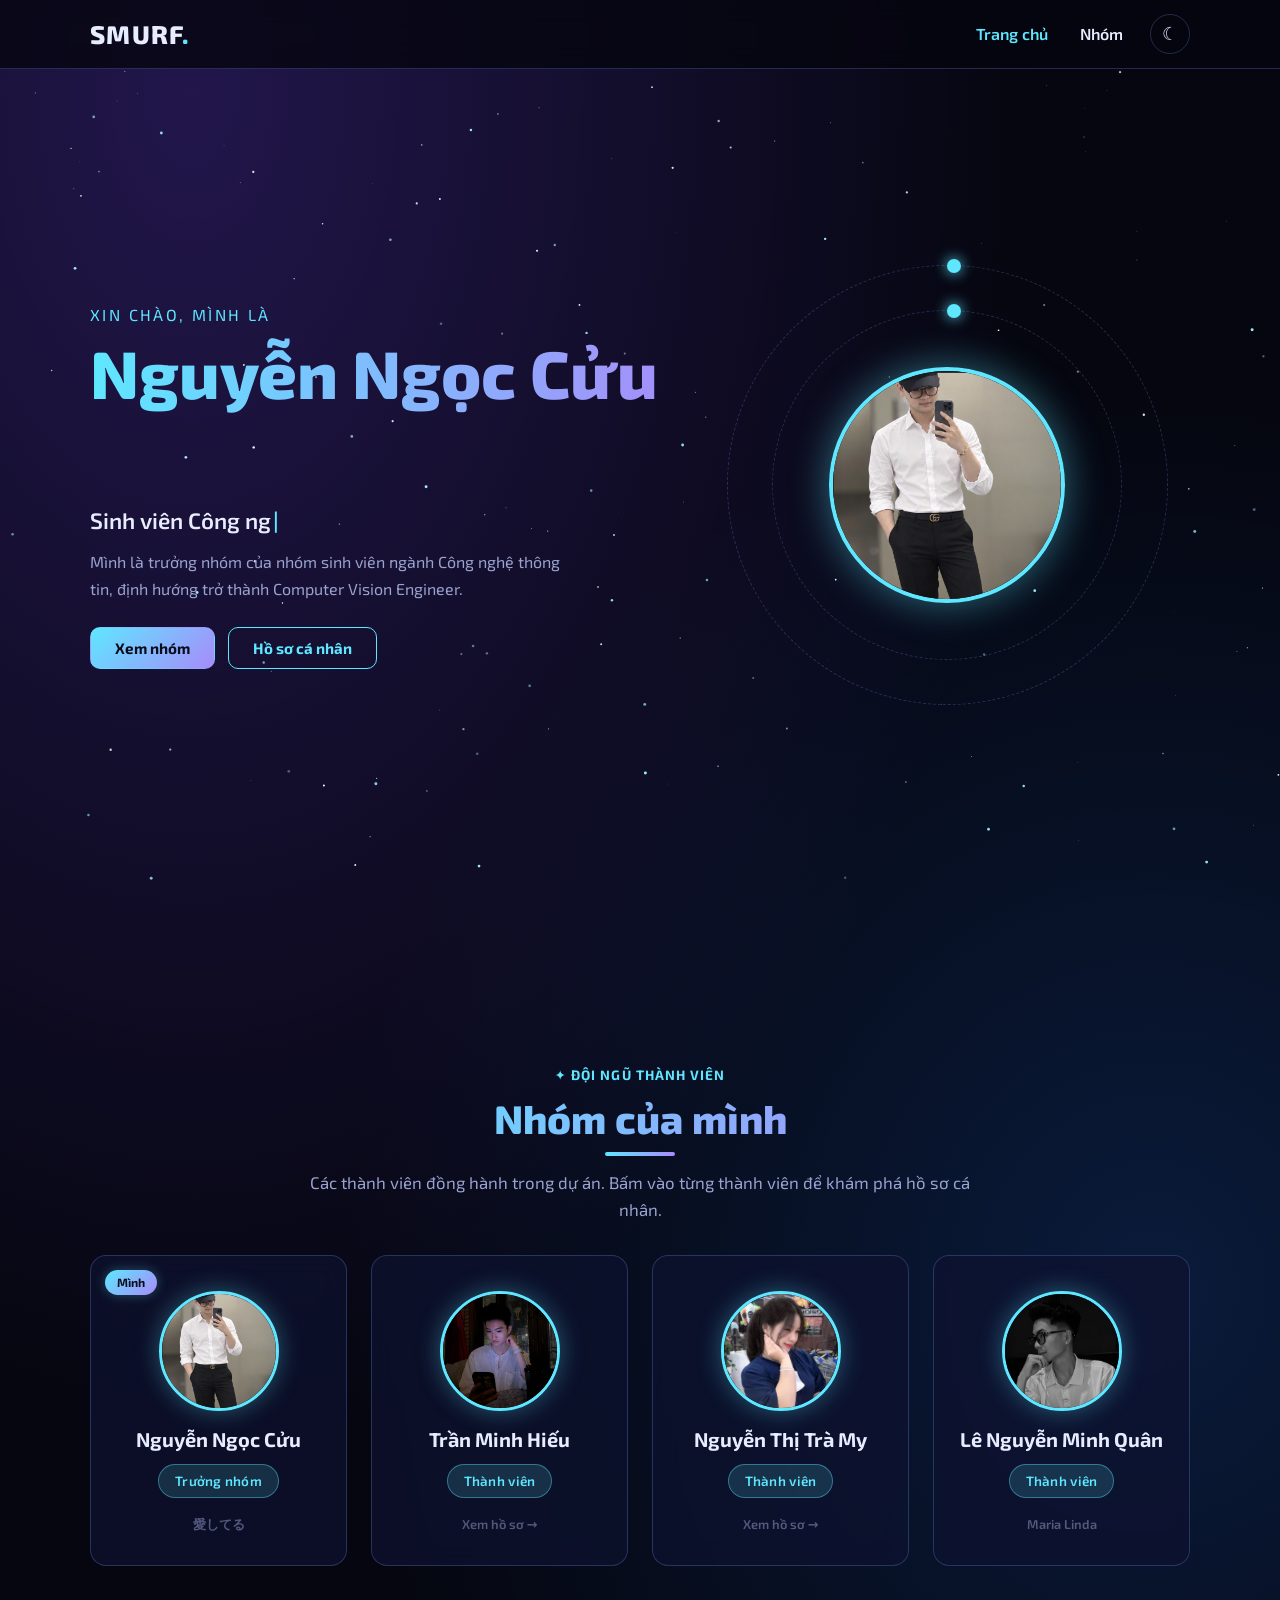
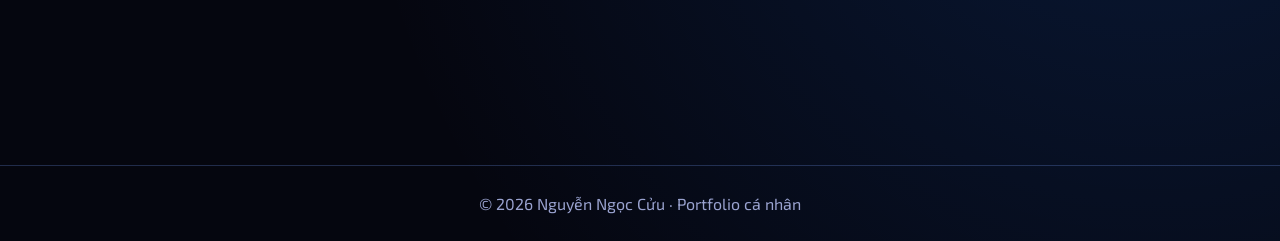
<file: index.html>
<!DOCTYPE html>
<html lang="vi" data-theme="dark">
<head>
  <meta charset="utf-8">
  <meta name="viewport" content="width=device-width, initial-scale=1">
  <meta name="description" content="Portfolio Nhóm 5 – sinh viên Công nghệ thông tin, định hướng Computer Vision Engineer..">
  <title>Nguyễn Ngọc Cửu – Portfolio</title>

  <link rel="stylesheet" href="https://fonts.googleapis.com/css2?family=Exo+2:wght@400;600;700;800&display=swap">
  <link rel="stylesheet" href="css/base.css">
  <link rel="stylesheet" href="css/layout.css">
  <link rel="stylesheet" href="css/components.css">
  <link rel="stylesheet" href="css/team.css">
  <link rel="stylesheet" href="css/animations.css">
  <link rel="stylesheet" href="css/responsive.css">

  <script src="js/utils.js"></script>
</head>

<body>
  <canvas id="space" aria-hidden="true"></canvas>
  <a class="skip-link" href="#main">Bỏ qua menu</a>

  <header class="site-header">
    <nav class="navbar container" aria-label="Menu chính">
      <a class="logo" href="#home">SMURF<span>.</span></a>

      <ul class="nav-links" id="navLinks">
        <li><a href="#home">Trang chủ</a></li>
        <li><a href="#team">Nhóm</a></li>

      </ul>

      <button class="icon-btn" id="themeToggle" type="button" aria-label="Đổi giao diện sáng / tối">☾</button>
      <button class="icon-btn menu-toggle" id="menuToggle" type="button" aria-expanded="false" aria-controls="navLinks" aria-label="Mở menu">☰</button>
    </nav>
  </header>

  <main id="main">
    <section id="home" class="hero container" aria-labelledby="heroTitle">
      <div class="hero-text">
        <p class="eyebrow">Xin chào, mình là</p>
        <h1 id="heroTitle" class="gradient-text"><a href="cuu.html" class="name-link" title="Xem thông tin cá nhân">Nguyễn Ngọc Cửu</a></h1>
        <p class="typing"><span id="typing"></span><span class="cursor" aria-hidden="true">|</span></p>
        <p class="lead">Mình là trưởng nhóm của nhóm  sinh viên ngành Công nghệ thông tin, định hướng trở thành Computer Vision Engineer.</p>
        <div class="hero-actions">
          <a class="btn" href="#team">Xem nhóm</a>
          <a class="btn ghost" href="cuu.html">Hồ sơ cá nhân</a>
        </div>
      </div>

      <figure class="hero-visual">
        <div class="orbit orbit-1"><i></i></div>
        <div class="orbit orbit-2"><i></i></div>
        <img class="avatar" src="./images/cuu.png" data-label="Ảnh của bạn" alt="Ảnh đại diện của Nguyễn Ngọc Cửu">
      </figure>
    </section>

    <section id="team" class="section container" aria-labelledby="teamTitle">
      <div class="team-header reveal">
        <span class="team-eyebrow">✦ Đội ngũ thành viên</span>
        <h2 id="teamTitle" class="section-title gradient-text">Nhóm của mình</h2>
        <p class="team-desc">Các thành viên đồng hành trong dự án. Bấm vào từng thành viên để khám phá hồ sơ cá nhân.</p>
      </div>

      <div class="team-grid" id="teamGrid">
        <article class="card member owner reveal">
          <a class="member-main" href="./cuu.html" title="Xem thông tin Nguyễn Ngọc Cửu">
            <div class="member-photo-wrap">
              <img class="member-photo" src="./images/cuu.png" data-label="Ảnh của bạn" alt="Ảnh đại diện của Nguyễn Ngọc Cửu">
            </div>
            <h3>Nguyễn Ngọc Cửu</h3>
            <span class="member-tag">Trưởng nhóm</span>
            <span class="member-hint">愛してる</span>
          </a>
          <span class="badge">Mình</span>
        </article>

        <article class="card member reveal">
          <a class="member-main" href="./hieu.html" title="Xem thông tin Trần Minh Hiếu">
            <div class="member-photo-wrap">
              <img class="member-photo" src="./images/anh1.png" alt="Ảnh đại diện của Trần Minh Hiếu">
            </div>
            <h3>Trần Minh Hiếu</h3>
            <span class="member-tag">Thành viên</span>
            <span class="member-hint">Xem hồ sơ →</span>
          </a>
        </article>

        <article class="card member reveal">
          <a class="member-main" href="./my.html" title="Xem thông tin Nguyễn Thị Trà My">
            <div class="member-photo-wrap">
              <img class="member-photo" src="./images/avatar.jpg" alt="Ảnh đại diện của Nguyễn Thị Trà My">
            </div>
            <h3>Nguyễn Thị Trà My</h3>
            <span class="member-tag">Thành viên</span>
            <span class="member-hint">Xem hồ sơ →</span>
          </a>
        </article>

        <article class="card member reveal">
          <a class="member-main" href="./quan.html" title="Xem thông tin Lê Nguyễn Minh Quân">
            <div class="member-photo-wrap">
              <img class="member-photo" src="./images/quandi.png" alt="Ảnh đại diện của Lê Nguyễn Minh Quân">
            </div>
            <h3>Lê Nguyễn Minh Quân</h3>
            <span class="member-tag">Thành viên</span>
            <span class="member-hint">Maria Linda</span>
          </a>
        </article>
      </div>
    </section>

  </main>

  <footer class="site-footer">
    <p>© 2026 Nguyễn Ngọc Cửu · Portfolio cá nhân</p>
  </footer>

  <button class="to-top" id="toTop" type="button" aria-label="Lên đầu trang" hidden>▲</button>

  <dialog class="modal" id="projectModal" aria-labelledby="modalTitle">
    <button class="icon-btn modal-close" type="button" id="modalClose" aria-label="Đóng">×</button>
    <img id="modalImg" alt="">
    <div class="modal-body">
      <h3 id="modalTitle"></h3>
      <p id="modalDesc"></p>
      <ul class="tags" id="modalTags"></ul>
      <a class="btn small" id="modalLink" href="#" target="_blank" rel="noopener">Xem mã nguồn</a>
    </div>
  </dialog>

  <script src="js/space.js"></script>
  <script src="js/theme.js"></script>
  <script src="js/nav.js"></script>
  <script src="js/ui.js"></script>
  <script src="js/projects.js"></script>
  <script src="js/contact.js"></script>
</body>
</html>
</file>
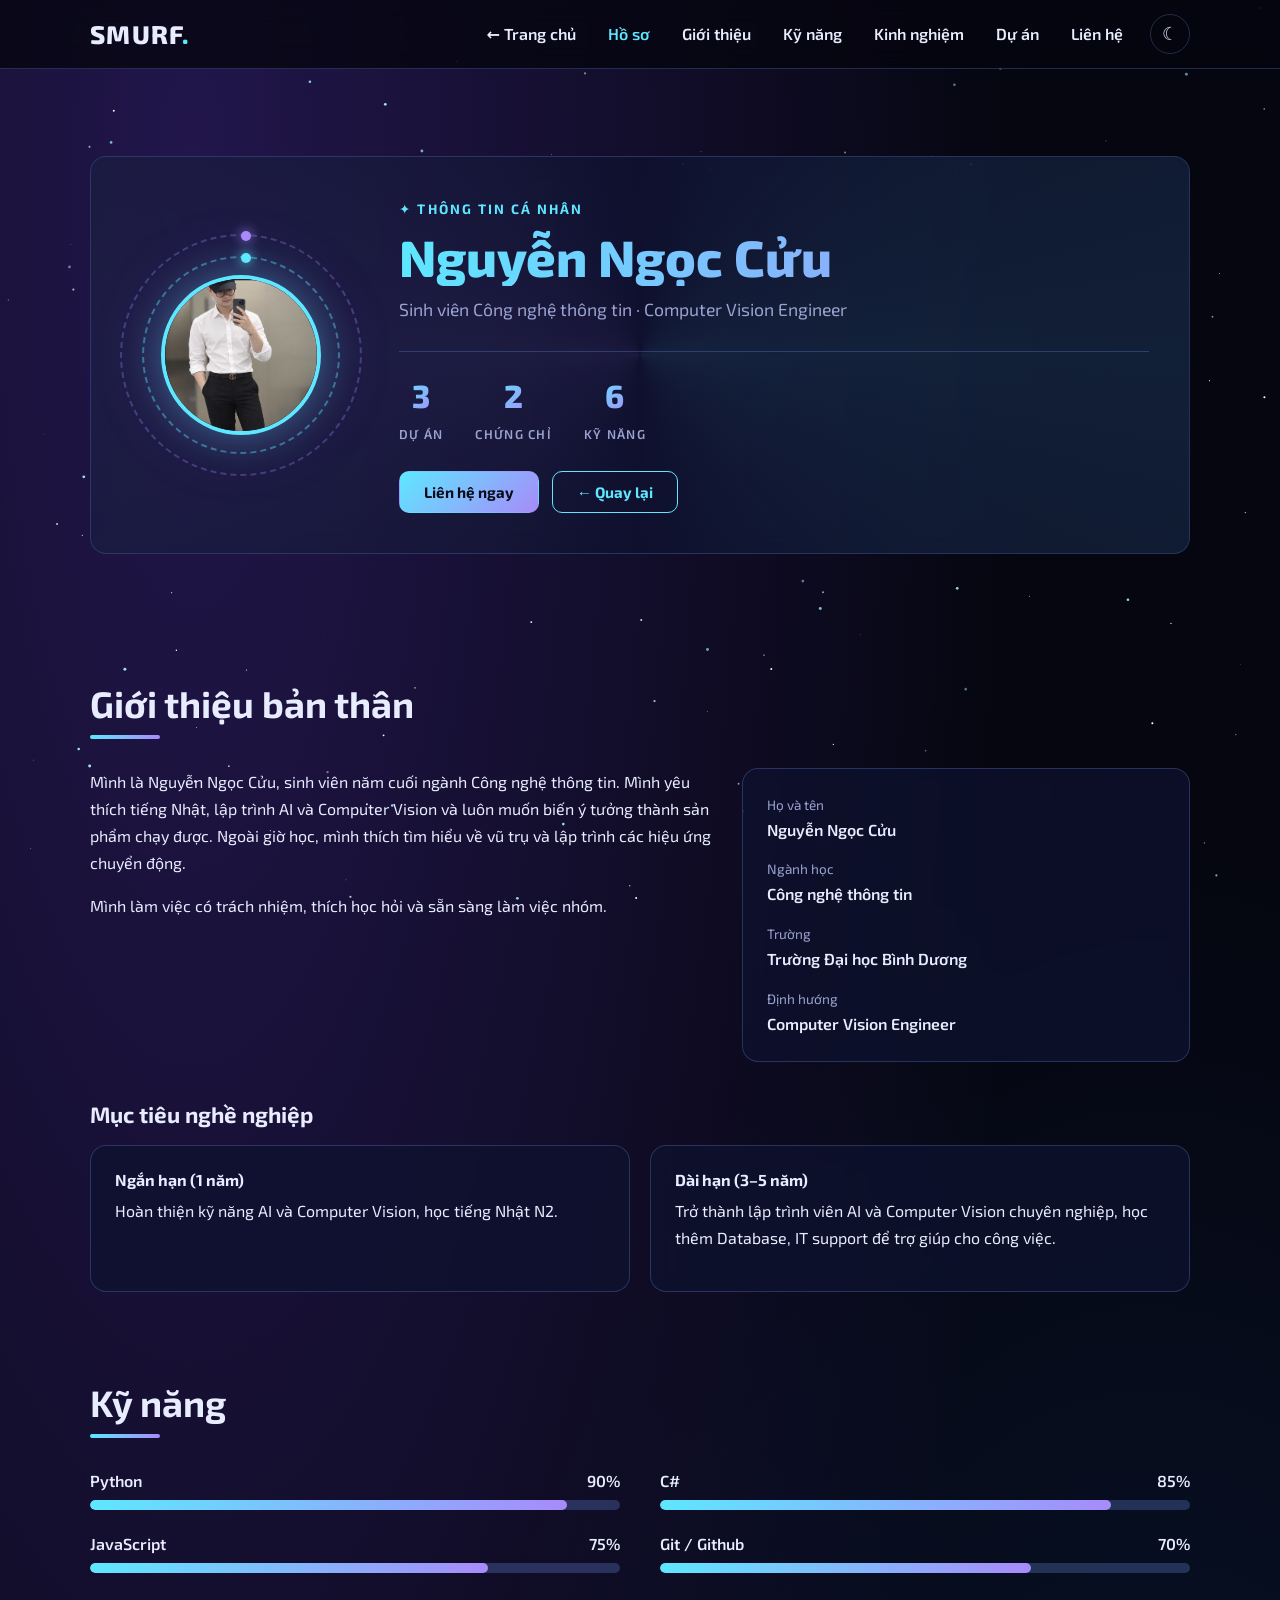
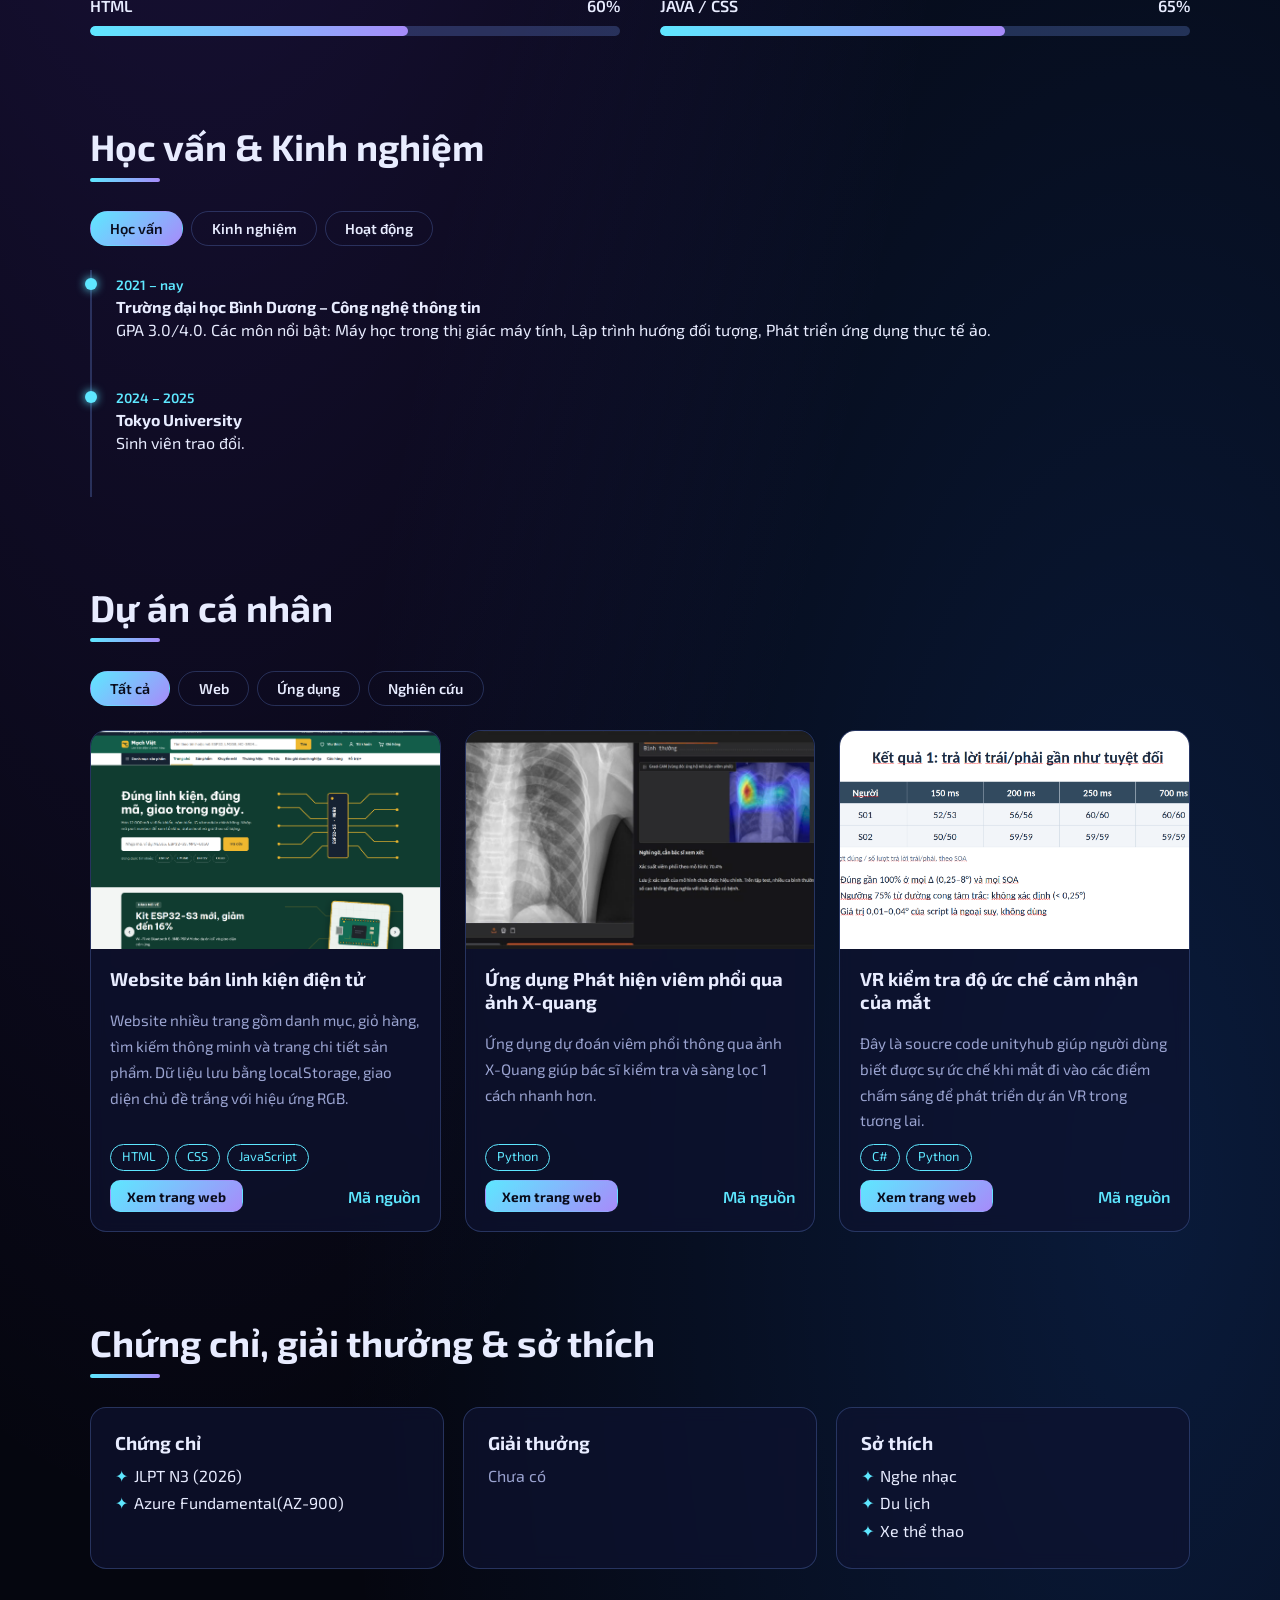
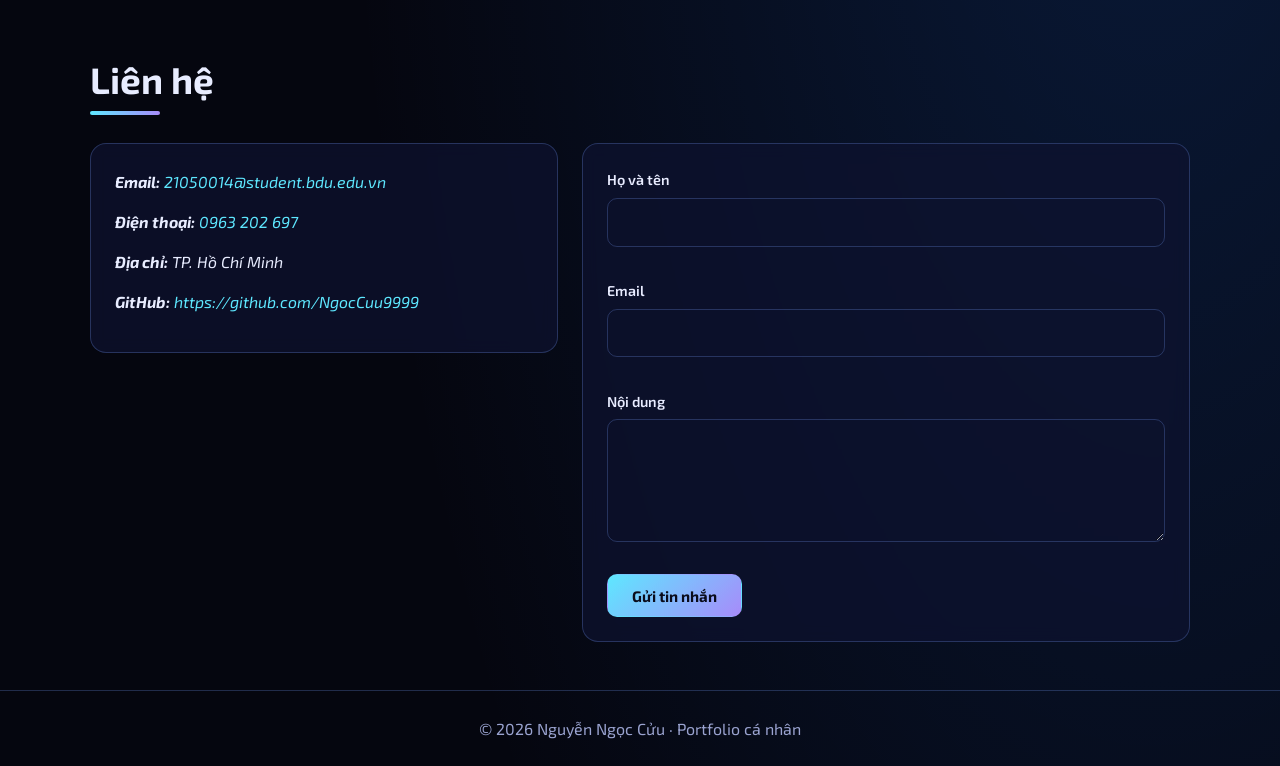
<file: cuu.html>
<!DOCTYPE html>
<html lang="vi" data-theme="dark">
<head>
  <meta charset="utf-8">
  <meta name="viewport" content="width=device-width, initial-scale=1">
  <meta name="description" content="Thông tin cá nhân của Nguyễn Ngọc Cửu – sinh viên Công nghệ thông tin, định hướng Computer Vision Engineer.">
  <title>Nguyễn Ngọc Cửu – Thông tin cá nhân</title>

  <link rel="stylesheet" href="https://fonts.googleapis.com/css2?family=Exo+2:wght@400;600;700;800&display=swap">
  <link rel="stylesheet" href="css/base.css">
  <link rel="stylesheet" href="css/layout.css">
  <link rel="stylesheet" href="css/components.css">
  <link rel="stylesheet" href="css/team.css">
  <link rel="stylesheet" href="css/animations.css">
  <link rel="stylesheet" href="css/responsive.css">
  <link rel="stylesheet" href="css/info.css">

  <script src="js/utils.js"></script>
</head>

<body>
  <canvas id="space" aria-hidden="true"></canvas>
  <a class="skip-link" href="#main">Bỏ qua menu</a>

  <header class="site-header">
    <nav class="navbar container" aria-label="Menu chính">
      <a class="logo" href="index.html">SMURF<span>.</span></a>

      <ul class="nav-links" id="navLinks">
        <li><a href="index.html">← Trang chủ</a></li>
        <li><a href="#profile">Hồ sơ</a></li>
        <li><a href="#about">Giới thiệu</a></li>
        <li><a href="#skills">Kỹ năng</a></li>
        <li><a href="#experience">Kinh nghiệm</a></li>
        <li><a href="#projects">Dự án</a></li>
        <li><a href="#contact">Liên hệ</a></li>
      </ul>

      <button class="icon-btn" id="themeToggle" type="button" aria-label="Đổi giao diện sáng / tối">☾</button>
      <button class="icon-btn menu-toggle" id="menuToggle" type="button" aria-expanded="false" aria-controls="navLinks" aria-label="Mở menu">☰</button>
    </nav>
  </header>

  <main id="main">

    <section id="profile" class="info-hero container" aria-labelledby="profileTitle">
      <div class="profile-card reveal">
        <div class="profile-visual">
          <div class="profile-ring">
            <div class="ring ring-1"></div>
            <div class="ring ring-2"></div>
            <img class="profile-avatar" src="./images/cuu.png" data-label="Ảnh của bạn" alt="Ảnh đại diện của Nguyễn Ngọc Cửu">
          </div>
        </div>

        <div class="profile-info">
          <p class="profile-eyebrow">✦ Thông tin cá nhân</p>
          <h1 id="profileTitle" class="gradient-text">Nguyễn Ngọc Cửu</h1>
          <p class="profile-tagline">Sinh viên Công nghệ thông tin · Computer Vision Engineer</p>
          
          <div class="profile-stats">
            <div class="stat">
              <span class="stat-number" data-count="3">0</span>
              <span class="stat-label">Dự án</span>
            </div>
            <div class="stat">
              <span class="stat-number" data-count="2">0</span>
              <span class="stat-label">Chứng chỉ</span>
            </div>
            <div class="stat">
              <span class="stat-number" data-count="6">0</span>
              <span class="stat-label">Kỹ năng</span>
            </div>
          </div>

          <div class="profile-actions">
            <a class="btn" href="#contact">Liên hệ ngay</a>
            <a class="btn ghost" href="index.html">← Quay lại</a>
          </div>
        </div>
      </div>
    </section>

    <section id="about" class="section container" aria-labelledby="aboutTitle">
      <h2 id="aboutTitle" class="section-title">Giới thiệu bản thân</h2>
      <div class="about-grid">
        <div class="reveal">
          <p>Mình là Nguyễn Ngọc Cửu, sinh viên năm cuối ngành Công nghệ thông tin. Mình yêu thích tiếng Nhật, lập trình AI và Computer Vision và luôn muốn biến ý tưởng thành sản phẩm chạy được. Ngoài giờ học, mình thích tìm hiểu về vũ trụ và lập trình các hiệu ứng chuyển động.</p>
          <p>Mình làm việc có trách nhiệm, thích học hỏi và sẵn sàng làm việc nhóm.</p>
        </div>
        <dl class="card info-card reveal">
          <div><dt>Họ và tên</dt><dd>Nguyễn Ngọc Cửu</dd></div>
          <div><dt>Ngành học</dt><dd>Công nghệ thông tin</dd></div>
          <div><dt>Trường</dt><dd>Trường Đại học Bình Dương</dd></div>
          <div><dt>Định hướng</dt><dd>Computer Vision Engineer</dd></div>
        </dl>
      </div>

      <h3 class="sub-title">Mục tiêu nghề nghiệp</h3>
      <div class="grid-2">
        <article class="card reveal">
          <h4>Ngắn hạn (1 năm)</h4>
          <p>Hoàn thiện kỹ năng AI và Computer Vision, học tiếng Nhật N2.</p>
        </article>
        <article class="card reveal">
          <h4>Dài hạn (3–5 năm)</h4>
          <p>Trở thành lập trình viên AI và Computer Vision chuyên nghiệp, học thêm Database, IT support để trợ giúp cho công việc.</p>
        </article>
      </div>
    </section>

    <section id="skills" class="section container" aria-labelledby="skillsTitle">
      <h2 id="skillsTitle" class="section-title">Kỹ năng</h2>
      <ul class="skill-grid">
        <li class="skill reveal"><div class="skill-head"><span>Python</span><span>90%</span></div><div class="bar" role="img" aria-label="Python 90%"><span style="--level:90%"></span></div></li>
        <li class="skill reveal"><div class="skill-head"><span>C#</span><span>85%</span></div><div class="bar" role="img" aria-label="C# 85%"><span style="--level:85%"></span></div></li>
        <li class="skill reveal"><div class="skill-head"><span>JavaScript</span><span>75%</span></div><div class="bar" role="img" aria-label="JavaScript 75%"><span style="--level:75%"></span></div></li>
        <li class="skill reveal"><div class="skill-head"><span>Git / Github</span><span>70%</span></div><div class="bar" role="img" aria-label="Git 70%"><span style="--level:70%"></span></div></li>
        <li class="skill reveal"><div class="skill-head"><span>HTML</span><span>60%</span></div><div class="bar" role="img" aria-label="HTML 60%"><span style="--level:60%"></span></div></li>
        <li class="skill reveal"><div class="skill-head"><span>JAVA / CSS</span><span>65%</span></div><div class="bar" role="img" aria-label="JAVA/CSS 65%"><span style="--level:65%"></span></div></li>
      </ul>
    </section>

    <section id="experience" class="section container" aria-labelledby="expTitle">
      <h2 id="expTitle" class="section-title">Học vấn &amp; Kinh nghiệm</h2>

      <div class="tabs" role="tablist">
        <button class="tab-btn active" role="tab" aria-selected="true" data-tab="tab-edu">Học vấn</button>
        <button class="tab-btn" role="tab" aria-selected="false" data-tab="tab-work">Kinh nghiệm</button>
        <button class="tab-btn" role="tab" aria-selected="false" data-tab="tab-act">Hoạt động</button>
      </div>

      <div class="tab-panel" id="tab-edu" role="tabpanel">
        <ol class="timeline">
          <li><time>2021 – nay</time><h4>Trường đại học Bình Dương – Công nghệ thông tin</h4><p>GPA 3.0/4.0. Các môn nổi bật: Máy học trong thị giác máy tính, Lập trình hướng đối tượng, Phát triển ứng dụng thực tế ảo.</p></li>
          <li><time>2024 – 2025</time><h4>Tokyo University</h4><p>Sinh viên trao đổi.</p></li>
        </ol>
      </div>
      <div class="tab-panel" id="tab-work" role="tabpanel" hidden>
        <ol class="timeline">
          <li><time>03/2026 – nay</time><h4>Partime System Enginner - Trung Tâm dữ liệu VIETTEL</h4><p>Quản trị hệ thống Linux. Giám sát hiệu năng và giải quyết sự cố.</p></li>
        </ol>
      </div>
      <div class="tab-panel" id="tab-act" role="tabpanel" hidden>
        <ol class="timeline">
          <li><time>2023</time><h4>Tình nguyện Mùa hè xanh</h4><p>Dạy tin học cho học sinh vùng nông thôn.</p></li>
        </ol>
      </div>
    </section>

    <section id="projects" class="section container" aria-labelledby="projTitle">
      <h2 id="projTitle" class="section-title">Dự án cá nhân</h2>

      <div class="filters" role="group" aria-label="Lọc dự án">
        <button class="filter-btn active" data-filter="all">Tất cả</button>
        <button class="filter-btn" data-filter="web">Web</button>
        <button class="filter-btn" data-filter="app">Ứng dụng</button>
        <button class="filter-btn" data-filter="research">Nghiên cứu</button>
      </div>

      <div class="project-grid" id="projectGrid">
        <article class="card project" data-category="web">
          <figure><img src="./images/weblk.png" alt="Giao diện website bán linh kiện điện tử"></figure>
          <div class="project-body">
            <h3>Website bán linh kiện điện tử</h3>
            <p class="project-desc">Website nhiều trang gồm danh mục, giỏ hàng, tìm kiếm thông minh và trang chi tiết sản phẩm. Dữ liệu lưu bằng localStorage, giao diện chủ đề trắng với hiệu ứng RGB.</p>
            <ul class="tags"><li>HTML</li><li>CSS</li><li>JavaScript</li></ul>
            <div class="project-links">
              <a class="btn small" href="https://ngoccuu9999.github.io/webmachviet.github.io/" target="_blank" rel="noopener">Xem trang web</a>
              <a class="link" href="https://github.com/NgocCuu9999/webmachviet.github.io" target="_blank" rel="noopener">Mã nguồn</a>
            </div>
          </div>
        </article>

        <article class="card project" data-category="app">
          <figure><img src="./images/vp.png" alt="Phát hiện viêm phổi qua ảnh X-quang"></figure>
          <div class="project-body">
            <h3>Ứng dụng Phát hiện viêm phổi qua ảnh X-quang</h3>
            <p class="project-desc">Ứng dụng dự đoán viêm phổi thông qua ảnh X-Quang giúp bác sĩ kiểm tra và sàng lọc 1 cách nhanh hơn.</p>
            <ul class="tags"><li>Python</li></ul>
            <div class="project-links">
              <a class="btn small" href="https://github.com/NgocCuu9999/viemphoi" target="_blank" rel="noopener">Xem trang web</a>
              <a class="link" href="https://github.com/NgocCuu9999/viemphoi" target="_blank" rel="noopener">Mã nguồn</a>
            </div>
          </div>
        </article>

        <article class="card project" data-category="game">
          <figure><img src="./images/VR.png" alt="Ức chế của mắt"></figure>
          <div class="project-body">
            <h3>VR kiểm tra độ ức chế cảm nhận của mắt</h3>
            <p class="project-desc">Đây là soucre code unityhub giúp người dùng biết được sự ức chế khi mắt đi vào các điểm chấm sáng để phát triển dự án VR trong tương lai.</p>
            <ul class="tags"><li>C#</li><li>Python</li></ul>
            <div class="project-links">
              <a class="btn small" href="https://your-game-url.com" target="_blank" rel="noopener">Xem trang web</a>
              <a class="link" href="https://github.com/your-username/repo" target="_blank" rel="noopener">Mã nguồn</a>
            </div>
          </div>
        </article>
      </div>
    </section>

    <section id="extras" class="section container" aria-labelledby="extraTitle">
      <h2 id="extraTitle" class="section-title">Chứng chỉ, giải thưởng &amp; sở thích</h2>
      <div class="grid-3">
        <article class="card reveal">
          <h3>Chứng chỉ</h3>
          <ul class="bullets"><li>JLPT N3 (2026)</li><li>Azure Fundamental(AZ-900)</li></ul>
        </article>
        <article class="card reveal">
          <h3>Giải thưởng</h3>
          <p class="muted">Chưa có</p>
        </article>
        <article class="card reveal">
          <h3>Sở thích</h3>
          <ul class="bullets"><li>Nghe nhạc</li><li>Du lịch</li><li>Xe thể thao</li></ul>
        </article>
      </div>
    </section>

    <section id="contact" class="section container" aria-labelledby="contactTitle">
      <h2 id="contactTitle" class="section-title">Liên hệ</h2>
      <div class="contact-grid">
        <address class="card contact-info reveal">
          <p><strong>Email:</strong> <a href="mailto:21050014@student.bdu.edu.vn">21050014@student.bdu.edu.vn</a></p>
          <p><strong>Điện thoại:</strong> <a href="tel:0900000000">0963 202 697</a></p>
          <p><strong>Địa chỉ:</strong> TP. Hồ Chí Minh</p>
          <p><strong>GitHub:</strong> <a href="https://github.com/NgocCuu9999" target="_blank" rel="noopener">https://github.com/NgocCuu9999</a></p>
        </address>

        <form class="card contact-form reveal" id="contactForm" novalidate>
          <label>Họ và tên
            <input type="text" id="cName" name="name" autocomplete="name">
            <small class="error" aria-live="polite"></small>
          </label>
          <label>Email
            <input type="email" id="cEmail" name="email" autocomplete="email">
            <small class="error" aria-live="polite"></small>
          </label>
          <label>Nội dung
            <textarea id="cMessage" name="message" rows="4"></textarea>
            <small class="error" aria-live="polite"></small>
          </label>
          <button class="btn" type="submit">Gửi tin nhắn</button>
          <p class="form-ok" id="formOk" role="status" hidden>Cảm ơn bạn! Tin nhắn đã được gửi (bản minh họa).</p>
        </form>
      </div>
    </section>
  </main>

  <footer class="site-footer">
    <p>© 2026 Nguyễn Ngọc Cửu · Portfolio cá nhân</p>
  </footer>

  <button class="to-top" id="toTop" type="button" aria-label="Lên đầu trang" hidden>▲</button>

  <script src="js/space.js"></script>
  <script src="js/theme.js"></script>
  <script src="js/nav.js"></script>
  <script src="js/info.js"></script>
</body>
</html>
</file>
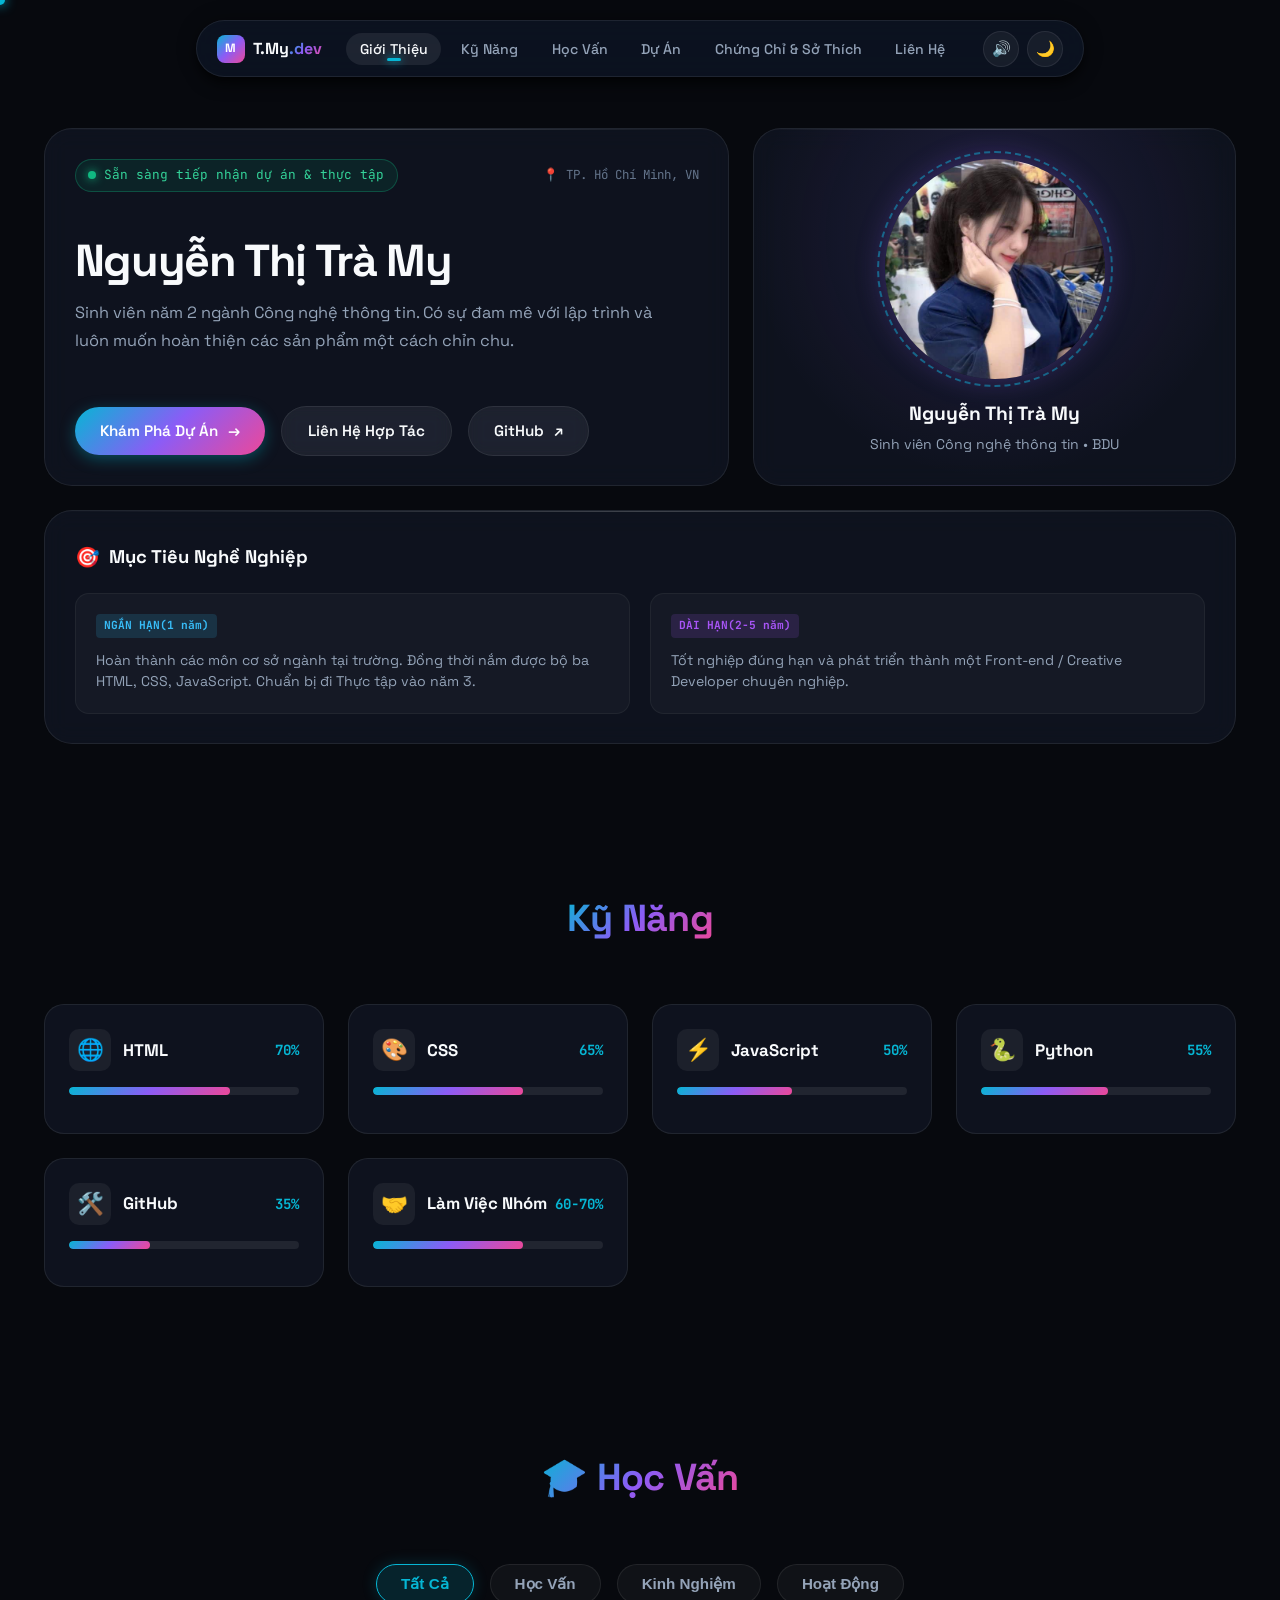
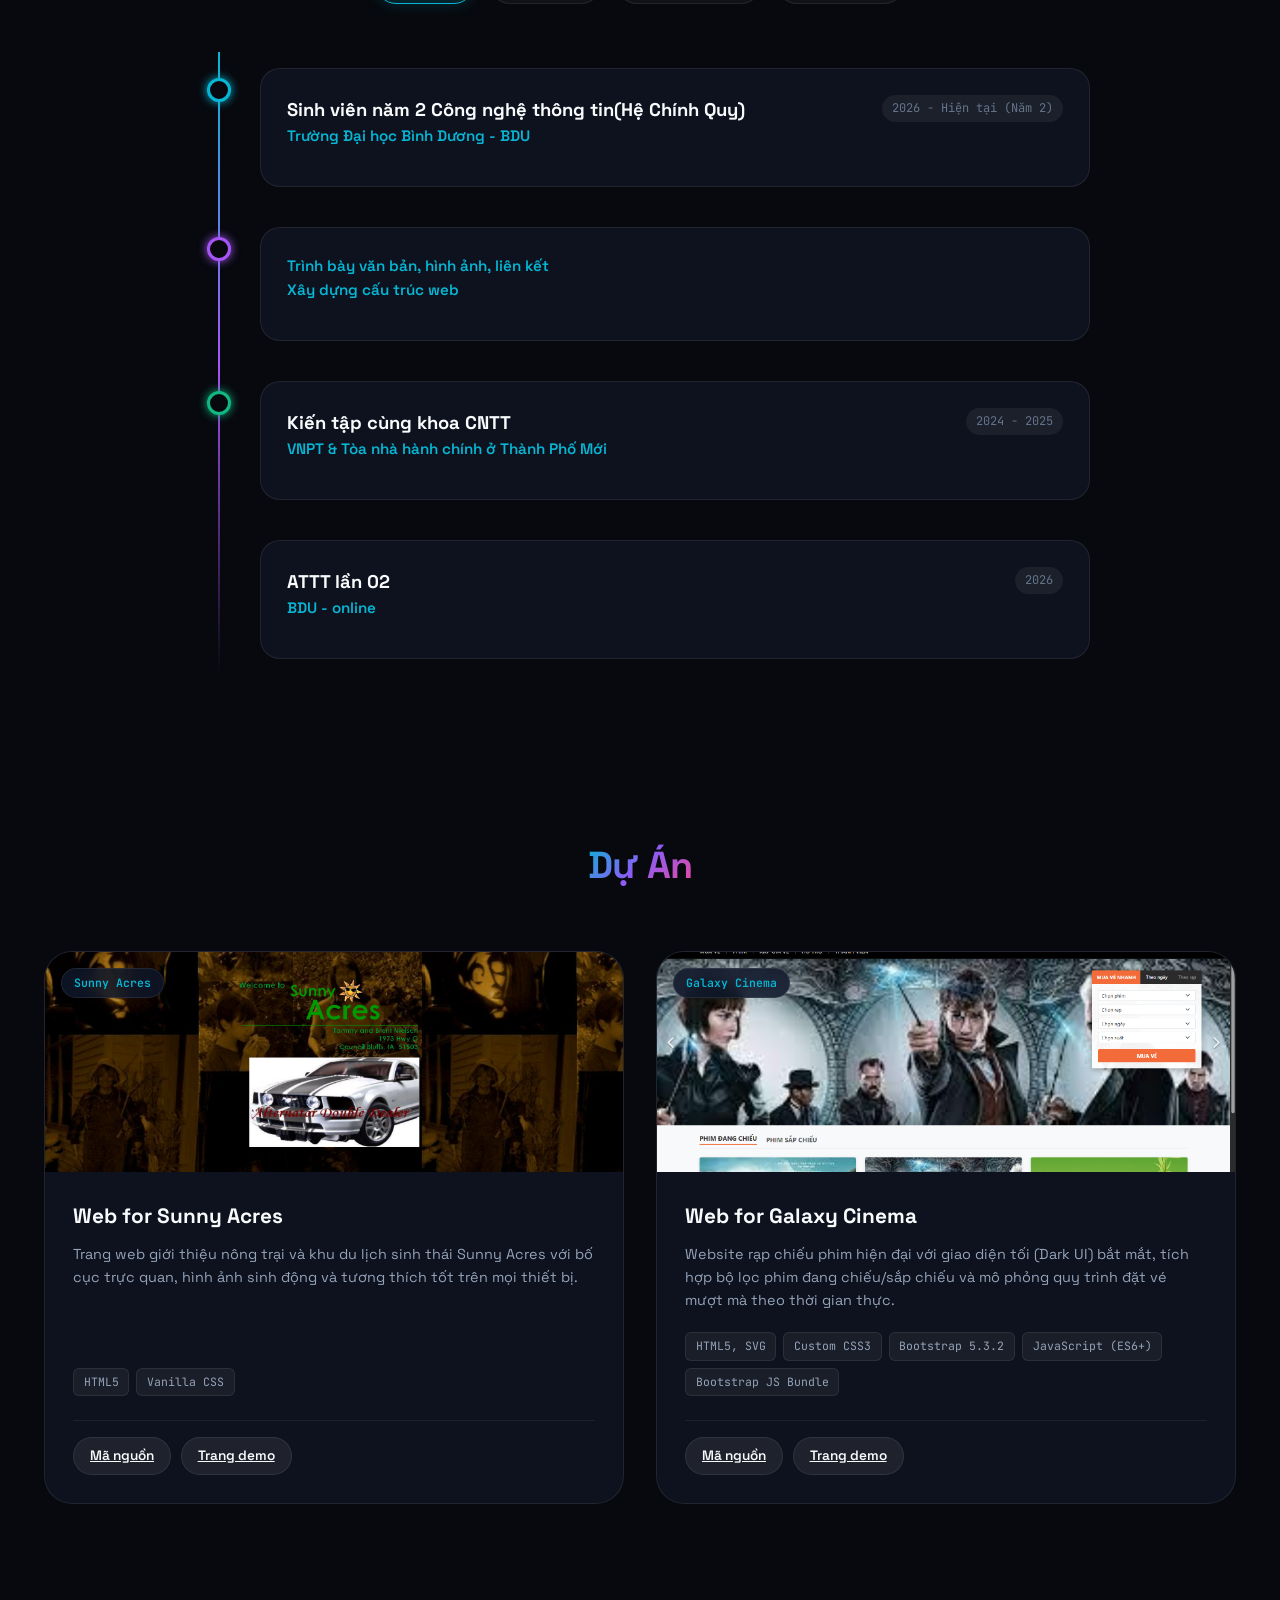
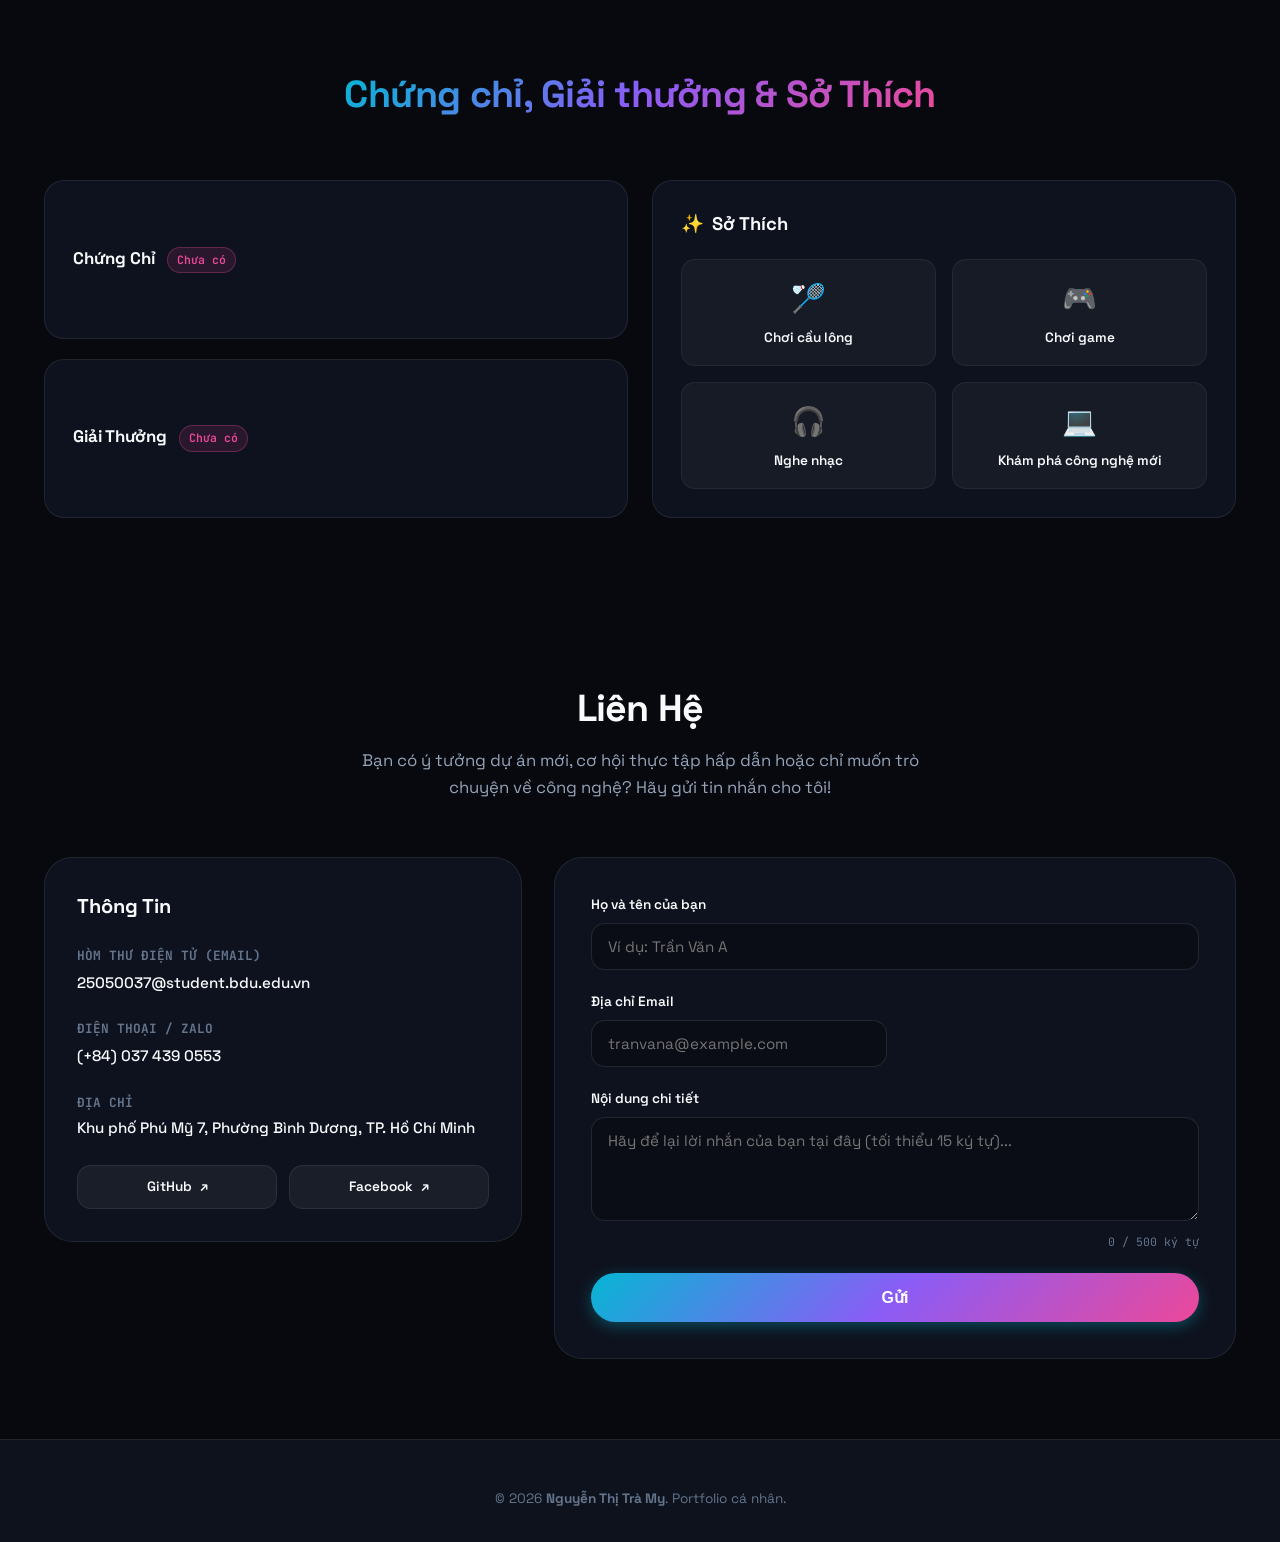
<file: my.html>
<!DOCTYPE html>
<html lang="vi" data-theme="cyber">
<head>
  <meta charset="UTF-8">
  <meta name="viewport" content="width=device-width, initial-scale=1.0">
  <meta name="description" content="Portfolio cá nhân của Nguyễn Thị Trà My - Sinh viên CNTT / Frontend & Creative Developer.">
  <meta name="keywords" content="Portfolio, Web Developer, Frontend, UI/UX, Creative Developer">
  <meta name="author" content="Nguyễn Thị Trà My">
  
  <title>Nguyễn Thị Trà My | Creative Portfolio & Developer Workspace</title>

  <link rel="preconnect" href="https://fonts.googleapis.com">
  <link rel="preconnect" href="https://fonts.gstatic.com" crossorigin>
  <link href="https://fonts.googleapis.com/css2?family=JetBrains+Mono:wght@400;600;700&family=Space+Grotesk:wght@400;500;600;700;800&display=swap" rel="stylesheet">

  <link rel="stylesheet" href="css/stylem.css">
  <link rel="stylesheet" href="css/myresponsive.css">
</head>
<body>

  <div class="custom-cursor" aria-hidden="true"></div>
  <div class="custom-cursor-follower" aria-hidden="true"></div>

  <header class="site-header">
    <nav class="nav-dock" aria-label="Điều hướng chính">
      <a href="#gioithieu" class="brand-badge" title="Về trang đầu">
        <span class="brand-icon">M</span>
        <span class="brand-text">T.My<span class="text-gradient">.dev</span></span>
      </a>

      <ul class="nav-links">
        <li><a href="#gioithieu" class="nav-link active">Giới Thiệu</a></li>
        <li><a href="#kynang" class="nav-link">Kỹ Năng</a></li>
        <li><a href="#hocvan" class="nav-link">Học Vấn</a></li>
        <li><a href="#duan" class="nav-link">Dự Án</a></li>
        <li><a href="#chungchi" class="nav-link">Chứng Chỉ & Sở Thích</a></li>
        <li><a href="#lienhe" class="nav-link">Liên Hệ</a></li>
      </ul>

      <div class="nav-actions">

        <button class="icon-btn" id="soundToggleBtn" aria-label="Bật/Tắt âm thanh" title="Âm thanh UI: Bật">
          <span id="soundIcon">🔊</span>
        </button>

        <button class="icon-btn" id="themeToggleBtn" aria-label="Đổi giao diện màu" title="Đổi giao diện: Cyber / Aurora / Light">
          <span id="themeIcon">🌙</span>
        </button>

        <button class="mobile-menu-btn" id="mobileMenuBtn" aria-label="Mở menu di động">
          <span>☰</span>
        </button>
      </div>
    </nav>
  </header>

  <div class="drawer-backdrop" id="drawerBackdrop"></div>
  <aside class="mobile-drawer" id="mobileDrawer" aria-label="Menu di động">
    <div class="drawer-header">
      <div class="brand-badge">
        <span class="brand-icon">M</span>
        <span class="brand-text">My<span class="text-gradient">.dev</span></span>
      </div>
      <button class="icon-btn" id="closeDrawerBtn" aria-label="Đóng menu">✕</button>
    </div>
    <ul class="drawer-links">
      <li><a href="#gioithieu">Giới Thiệu</a></li>
      <li><a href="#kynang">Kỹ Năng</a></li>
      <li><a href="#hocvan">Học Vấn</a></li>
      <li><a href="#duan">Dự Án</a></li>
      <li><a href="#chungchi">Chứng Chỉ & Sở Thích</a></li>
      <li><a href="#lienhe">Liên Hệ</a></li>
    </ul>
    <div style="margin-top:auto; padding-top:2rem; border-top:1px solid var(--border-glass); text-align:center;">
      <p style="font-size:0.75rem; color:var(--text-dim); font-family:var(--font-mono);">Portfolio v2.6</p>
    </div>
  </aside>

  <main class="main-content">

    <section id="gioithieu" class="hero-section">
      <div class="container">
        <div class="bento-hero-grid">

          <article class="bento-card hero-intro-card">
            <div class="intro-top-row">
              <div class="status-badge">
                <span class="pulse-dot"></span>
                <span>Sẵn sàng tiếp nhận dự án & thực tập</span>
              </div>
              <span style="font-family: var(--font-mono); font-size: 0.78rem; color: var(--text-dim);">📍 TP. Hồ Chí Minh, VN</span>
            </div>

            <div class="intro-content">
              <h1 class="hero-name">Nguyễn Thị Trà My</h1>

              <p class="hero-bio">
                Sinh viên năm 2 ngành Công nghệ thông tin. Có sự đam mê với lập trình và luôn muốn hoàn thiện các sản phẩm một cách chỉn chu.
              </p>
            </div>

            <div class="hero-actions">
              <a href="#duan" class="btn btn-primary">
                <span>Khám Phá Dự Án</span>
                <span>→</span>
              </a>
              <a href="#lienhe" class="btn btn-glass">
                <span>Liên Hệ Hợp Tác</span>
              </a>
              <a href="https://github.com/MyNguyen007" target="_blank" rel="noopener noreferrer" class="btn btn-glass" title="Xem GitHub Profile">
                <span>GitHub</span> ↗
              </a>
            </div>
          </article>

          <article class="bento-card hero-avatar-card">
            <div class="avatar-wrapper">
              <div class="avatar-ring"></div>
              <img src="images/avatar.jpg" alt="Ảnh đại diện Nguyễn Thị Trà My - Creative Developer" class="avatar-img" width="220" height="220">
            </div>
            <div class="avatar-info">
              <h3>Nguyễn Thị Trà My</h3>
              <p>Sinh viên Công nghệ thông tin • BDU</p>
            </div>
          </article>

          <article class="bento-card hero-career-card">
            <h2 class="bento-card-title">
              <span class="icon">🎯</span>
              <span>Mục Tiêu Nghề Nghiệp</span>
            </h2>
            <div class="career-goal-box">
              <div class="goal-item">
                <span class="goal-tag">NGẮN HẠN(1 năm)</span>
                <p class="goal-desc">
                  Hoàn thành các môn cơ sở ngành tại trường. Đồng thời nắm được bộ ba HTML, CSS, JavaScript. Chuẩn bị đi Thực tập vào năm 3.
                </p>
              </div>
              <div class="goal-item">
                <span class="goal-tag long-term">DÀI HẠN(2-5 năm)</span>
                <p class="goal-desc">
                  Tốt nghiệp đúng hạn và phát triển thành một Front-end / Creative Developer chuyên nghiệp.
                </p>
              </div>
            </div>
          </article>

        </div>
      </div>
    </section>

    <section id="kynang" class="skills-section">
      <div class="container">
        <header class="section-header">
          <h2 class="section-title"><span class="text-gradient">Kỹ Năng</span></h2>
        </header>

        <div class="skills-grid">

          <div class="skill-card" data-category="frontend">
            <div class="skill-header">
              <div class="skill-icon-name">
                <div class="skill-icon">🌐</div>
                <h3 class="skill-name">HTML</h3>
              </div>
              <span class="skill-level-num">70%</span>
            </div>
            <div class="skill-progress-bar">
              <div class="skill-fill" style="width: 70%;"></div>
            </div>
          </div>

          <div class="skill-card" data-category="frontend">
            <div class="skill-header">
              <div class="skill-icon-name">
                <div class="skill-icon">🎨</div>
                <h3 class="skill-name">CSS</h3>
              </div>
              <span class="skill-level-num">65%</span>
            </div>
            <div class="skill-progress-bar">
              <div class="skill-fill" style="width: 65%;"></div>
            </div>
          </div>

          <div class="skill-card" data-category="frontend">
            <div class="skill-header">
              <div class="skill-icon-name">
                <div class="skill-icon">⚡</div>
                <h3 class="skill-name">JavaScript</h3>
              </div>
              <span class="skill-level-num">50%</span>
            </div>
            <div class="skill-progress-bar">
              <div class="skill-fill" style="width: 50%;"></div>
            </div>
          </div>

          <div class="skill-card" data-category="backend">
            <div class="skill-header">
              <div class="skill-icon-name">
                <div class="skill-icon">🐍</div>
                <h3 class="skill-name">Python</h3>
              </div>
              <span class="skill-level-num">55%</span>
            </div>
            <div class="skill-progress-bar">
              <div class="skill-fill" style="width: 55%;"></div>
            </div>
          </div>

          <div class="skill-card" data-category="tools">
            <div class="skill-header">
              <div class="skill-icon-name">
                <div class="skill-icon">🛠️</div>
                <h3 class="skill-name">GitHub</h3>
              </div>
              <span class="skill-level-num">35%</span>
            </div>
            <div class="skill-progress-bar">
              <div class="skill-fill" style="width: 35%;"></div>
            </div>
          </div>

          <div class="skill-card" data-category="soft">
            <div class="skill-header">
              <div class="skill-icon-name">
                <div class="skill-icon">🤝</div>
                <h3 class="skill-name">Làm Việc Nhóm</h3>
              </div>
              <span class="skill-level-num">60-70%</span>
            </div>
            <div class="skill-progress-bar">
              <div class="skill-fill" style="width: 65%;"></div>
            </div>
          </div>
          
        </div>
      </div>
    </section>

    <section id="hocvan" class="journey-section">
      <div class="container">
        <header class="section-header">
          <h2 class="section-title"><span class="text-gradient">🎓 Học Vấn</span></h2>
        </header>

        <div class="journey-tabs-nav">
          <button class="tab-btn active" data-tab="all">Tất Cả</button>
          <button class="tab-btn" data-tab="edu">Học Vấn</button>
          <button class="tab-btn" data-tab="exp">Kinh Nghiệm</button>
          <button class="tab-btn" data-tab="act">Hoạt Động</button>
        </div>

        <div class="timeline-container">

          <div class="timeline-item edu">
            <div class="timeline-dot" title="Học vấn"></div>
            <div class="timeline-content-card">
              <div class="timeline-header">
                <div>
                  <h3 class="timeline-role">Sinh viên năm 2 Công nghệ thông tin(Hệ Chính Quy)</h3>
                  <div class="timeline-org">Trường Đại học Bình Dương - BDU</div>
                </div>
                <span class="timeline-period">2026 - Hiện tại (Năm 2)</span>
              </div>
            </div>
          </div>

          <div class="timeline-item exp">
            <div class="timeline-dot" title="Kinh nghiệm"></div>
            <div class="timeline-content-card">
              <div class="timeline-header">
                  <div class="timeline-org">Trình bày văn bản, hình ảnh, liên kết<br>Xây dựng cấu trúc web</div>
              </div>
            </div>
          </div>

          <div class="timeline-item act">
            <div class="timeline-dot" title="Hoạt động"></div>
            <div class="timeline-content-card">
              <div class="timeline-header">
                <div>
                  <h3 class="timeline-role">Kiến tập cùng khoa CNTT</h3>
                  <div class="timeline-org">VNPT & Tòa nhà hành chính ở Thành Phố Mới</div>
                </div>
                <span class="timeline-period">2024 - 2025</span>
              </div>
            </div>
          </div>

          <div class="timeline-item act">
            <div class="timeline-content-card">
              <div class="timeline-header">
                <div>
                  <h3 class="timeline-role">ATTT lần 02</h3>
                  <div class="timeline-org">BDU - online</div>
                </div>
                <span class="timeline-period">2026</span>
              </div>
            </div>
          </div>

        </div>
      </div>
    </section>
    
    <section id="duan" class="projects-section">
      <div class="container">
        <header class="section-header">
          <h2 class="section-title"><span class="text-gradient">Dự Án</span></h2>
        </header>
        <div class="projects-grid">
          <article class="project-card" data-category="saas">
            <div class="project-media-wrapper">
              <img src="images/duan1.png" alt="DevPulse Realtime Dashboard Platform" class="project-img" loading="lazy">
              <span class="project-overlay-badge">Sunny Acres</span>
            </div>
            <div class="project-body">
              <h3 class="project-title">Web for Sunny Acres</h3>
              <p class="project-desc">
                Trang web giới thiệu nông trại và khu du lịch sinh thái Sunny Acres với bố cục trực quan, hình ảnh sinh động và tương thích tốt trên mọi thiết bị.
              </p>
              <div class="project-tech-stack">
                <span class="tech-badge">HTML5</span>
                <span class="tech-badge">Vanilla CSS</span>
              </div>
              <div class="project-footer-actions">
                <div class="project-external-links">
                  <a href="https://github.com/MyNguyen007/duan1.github.com" target="_blank" rel="noopener noreferrer" class="project-btn-details" data-project="p1" title="Xem GitHub">Mã nguồn</a>
                  <a href="file:///D:/Thietke_web/BT_Tuan2/B%C3%A0i3/index.html" target="_blank" rel="noopener noreferrer" class="project-btn-details" data-project="p1" title="Xem Demo">Trang demo</a>
                </div>
              </div>
            </div>
          </article>

          <article class="project-card" data-category="ai">
            <div class="project-media-wrapper">
              <img src="images/duan2.png" alt="Nexus AI Agent Workspace" class="project-img" loading="lazy">
              <span class="project-overlay-badge">Galaxy Cinema</span>
            </div>
            <div class="project-body">
              <h3 class="project-title">Web for Galaxy Cinema</h3>
              <p class="project-desc">
                Website rạp chiếu phim hiện đại với giao diện tối (Dark UI) bắt mắt, tích hợp bộ lọc phim đang chiếu/sắp chiếu và mô phỏng quy trình đặt vé mượt mà theo thời gian thực.
              </p>
              <div class="project-tech-stack">
                <span class="tech-badge">HTML5, SVG</span>
                <span class="tech-badge">Custom CSS3</span>
                <span class="tech-badge">Bootstrap 5.3.2</span>
                <span class="tech-badge">JavaScript (ES6+)</span>
                <span class="tech-badge">Bootstrap JS Bundle</span>
              </div>
              <div class="project-footer-actions">
                <div class="project-external-links">
                  <a href="https://github.com/MyNguyen007/duan2.github.com" target="_blank" rel="noopener noreferrer" class="project-btn-details" data-project="p2" title="Xem GitHub">Mã nguồn</a>
                  <a href="file:///D:/Thietke_web/BT_Tuan4_5/Tuan4/b3.html" target="_blank" rel="noopener noreferrer" class="project-btn-details" data-project="p2" title="Xem Demo">Trang demo</a>
                </div>
              </div>
            </div>
          </article>
        </div>
      </div>
    </section>

    <section id="chungchi" class="extras-section">
      <div class="container">
        <header class="section-header">
          <h2 class="section-title"><span class="text-gradient">Chứng chỉ, Giải thưởng & Sở Thích</span></h2>
        </header>

        <div class="extras-grid">

          <div class="certs-column">
            
            <div class="cert-card">
              <div class="cert-info">
                <div class="cert-header-row">
                  <h4>Chứng Chỉ</h4>
                  <span class="cert-status-badge">Chưa có</span>
                </div>
              </div>
            </div>

            <div class="cert-card">
              <div class="cert-info">
                <div class="cert-header-row">
                  <h4>Giải Thưởng</h4>
                  <span class="cert-status-badge">Chưa có</span>
                </div>
              </div>
            </div>

          </div>
          <div class="hobbies-column">
            <div class="hobbies-card">
              <h3 class="hobbies-title">
                <span>✨</span>
                <span>Sở Thích</span>
              </h3>
              <div class="hobbies-grid">
                
                <div class="hobby-pill">
                  <div class="hobby-emoji">🏸</div>
                  <div class="hobby-name">Chơi cầu lông</div>
                </div>

                <div class="hobby-pill">
                  <div class="hobby-emoji">🎮</div>
                  <div class="hobby-name">Chơi game</div>
                </div>

                <div class="hobby-pill">
                  <div class="hobby-emoji">🎧</div>
                  <div class="hobby-name">Nghe nhạc</div>
                </div>

                <div class="hobby-pill">
                  <div class="hobby-emoji">💻</div>
                  <div class="hobby-name">Khám phá công nghệ mới</div>
                </div>
              </div>
            </div>
          </div>
        </div>
      </div>
    </section>

    <section id="lienhe" class="contact-section">
      <div class="container">
        <header class="section-header">
          <h2 class="section-title">Liên Hệ</h2>
          <p class="section-subtitle">Bạn có ý tưởng dự án mới, cơ hội thực tập hấp dẫn hoặc chỉ muốn trò chuyện về công nghệ? Hãy gửi tin nhắn cho tôi!</p>
        </header>

        <div class="contact-grid">

          <div class="contact-info-col">
            <div class="contact-info-card">
              <h3 style="font-size:1.25rem; font-weight:700; margin-bottom:1.5rem; color:var(--text-main);">Thông Tin</h3>

              <div class="contact-method-item">
                <div class="contact-method-text">
                  <h5>Hòm Thư Điện Tử (Email)</h5>
                  <a href="mailto:25050037@student.bdu.edu.vn">25050037@student.bdu.edu.vn</a>
                </div>
              </div>

              <div class="contact-method-item">
                <div class="contact-method-text">
                  <h5>Điện Thoại / Zalo</h5>
                  <a href="tel:+84374390553">(+84) 037 439 0553</a>
                </div>
              </div>

              <div class="contact-method-item">
                <div class="contact-method-text">
                  <h5>Địa Chỉ</h5>
                  <p>Khu phố Phú Mỹ 7, Phường Bình Dương, TP. Hồ Chí Minh </p>
                </div>
              </div>

              <div class="social-links-deck">
                <a href="https://github.com/MyNguyen007" target="_blank" rel="noopener noreferrer" class="social-pill-btn">
                  <span>GitHub</span> ↗
                </a>
                <a href="https://www.facebook.com/share/14tqeGt1jsV/" target="_blank" rel="noopener noreferrer" class="social-pill-btn">
                  <span>Facebook</span> ↗
                </a>
              </div>
            </div>
          </div>

          <div class="contact-form-col">
            <div class="contact-form-card">
              <form id="contactForm" novalidate>

                <div class="form-group">
                  <label for="contactName" class="form-label">Họ và tên của bạn</label>
                  <input type="text" id="contactName" name="name" class="form-control" placeholder="Ví dụ: Trần Văn A" autocomplete="name">
                  <div class="form-error-msg"></div>
                </div>

                <div style="display:grid; grid-template-columns:1fr 1fr; gap:1rem;">
                  <div class="form-group">
                    <label for="contactEmail" class="form-label">Địa chỉ Email</label>
                    <input type="email" id="contactEmail" name="email" class="form-control" placeholder="tranvana@example.com" autocomplete="email">
                    <div class="form-error-msg"></div>
                  </div>
                </div>

                <div class="form-group">
                  <label for="contactMessage" class="form-label">Nội dung chi tiết</label>
                  <textarea id="contactMessage" name="message" class="form-control" rows="4" maxlength="500" placeholder="Hãy để lại lời nhắn của bạn tại đây (tối thiểu 15 ký tự)..."></textarea>
                  <div class="form-error-msg"></div>
                  <div class="char-counter" id="messageCharCount">0 / 500 ký tự</div>
                </div>

                <button type="submit" id="submitBtn" class="btn btn-primary form-submit-btn">
                  <span>Gửi</span>
                </button>

              </form>
            </div>
          </div>

        </div>
      </div>
    </section>
  </main>

<footer class="site-footer">
    <div class="container footer-content">
      <div class="footer-copy">
        © 2026 <strong>Nguyễn Thị Trà My</strong>. Portfolio cá nhân.
      </div>
    </div>
  </footer>

  <button class="scroll-top-btn" id="scrollTopBtn" aria-label="Cuộn lên đầu trang" title="Cuộn lên đầu trang">
    <svg class="progress-ring" viewBox="0 0 48 48">
      <circle class="bg" cx="24" cy="24" r="20"></circle>
      <circle class="progress" cx="24" cy="24" r="20"></circle>
    </svg>
    <span class="arrow">↑</span>
  </button>

  <div class="modal-overlay" id="cmdPaletteModal" role="dialog" aria-modal="true" aria-label="Thanh tìm kiếm nhanh">
    <div class="modal-box">
      <div class="modal-header">
        <h3 style="font-size:1.05rem; font-weight:700; display:flex; align-items:center; gap:0.5rem;">
          <span>Tìm Kiếm Nhanh</span>
        </h3>
        <button class="modal-close-btn" id="closeCmdModalBtn" aria-label="Đóng thanh tìm kiếm">✕</button>
      </div>
      <div class="modal-body">
        <input type="text" id="cmdSearchInput" class="form-control" placeholder="Gõ để tìm kiếm section, kỹ năng hoặc dự án..." style="margin-bottom:1rem;" autofocus>
        <div id="cmdResultList">
        </div>
      </div>
    </div>
  </div>

  <div class="form-toast" id="formSuccessToast" role="alert">
    <span style="font-size:1.5rem;">✅</span>
    <div>
      <div style="font-weight:700; color:#34d399; font-size:0.95rem;">Gửi Tin Nhắn Thành Công!</div>
      <div style="font-size:0.8rem; color:var(--text-muted);">Cảm ơn bạn! Minh đã nhận được thông tin và sẽ phản hồi sớm nhất.</div>
    </div>
  </div>

  <script src="./js/java.js"></script>
  <script src="./js/interactive.js"></script>
  <script src="./js/validation.js"></script>
</body>
</html>
</file>
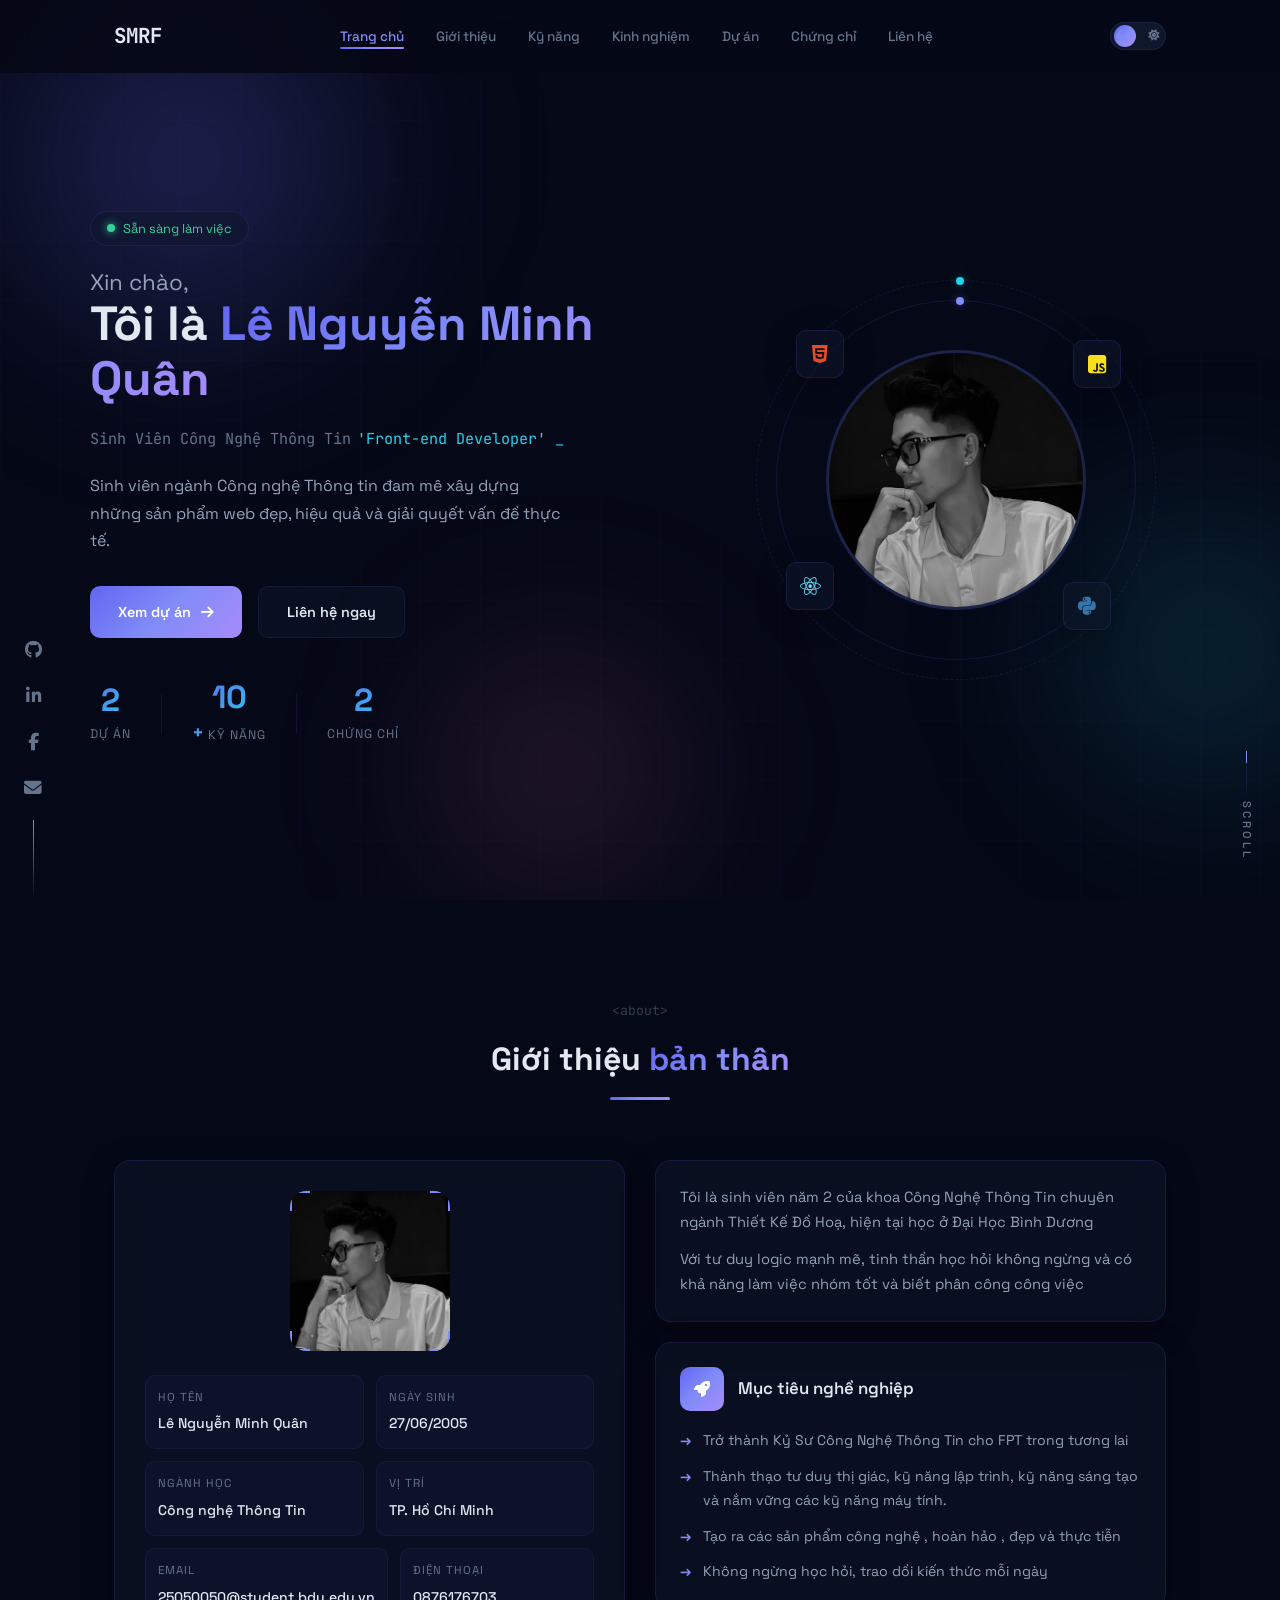
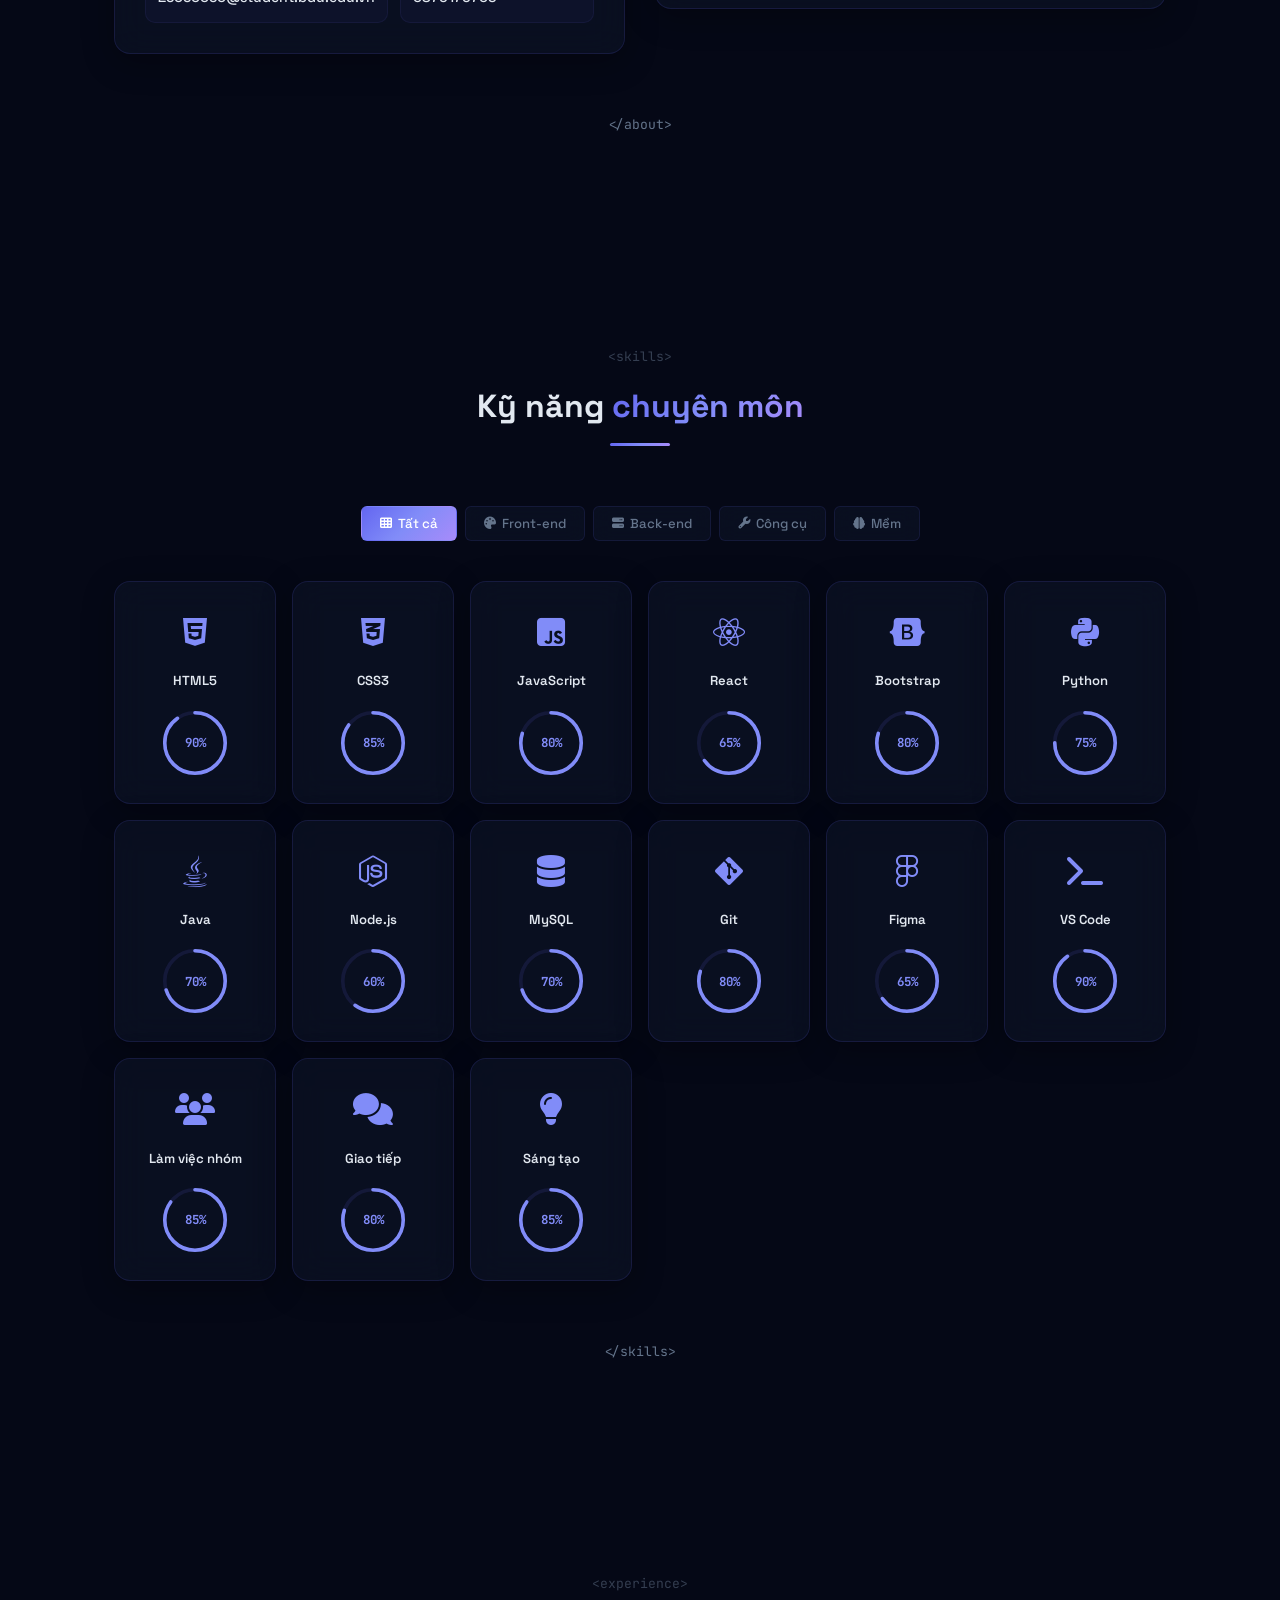
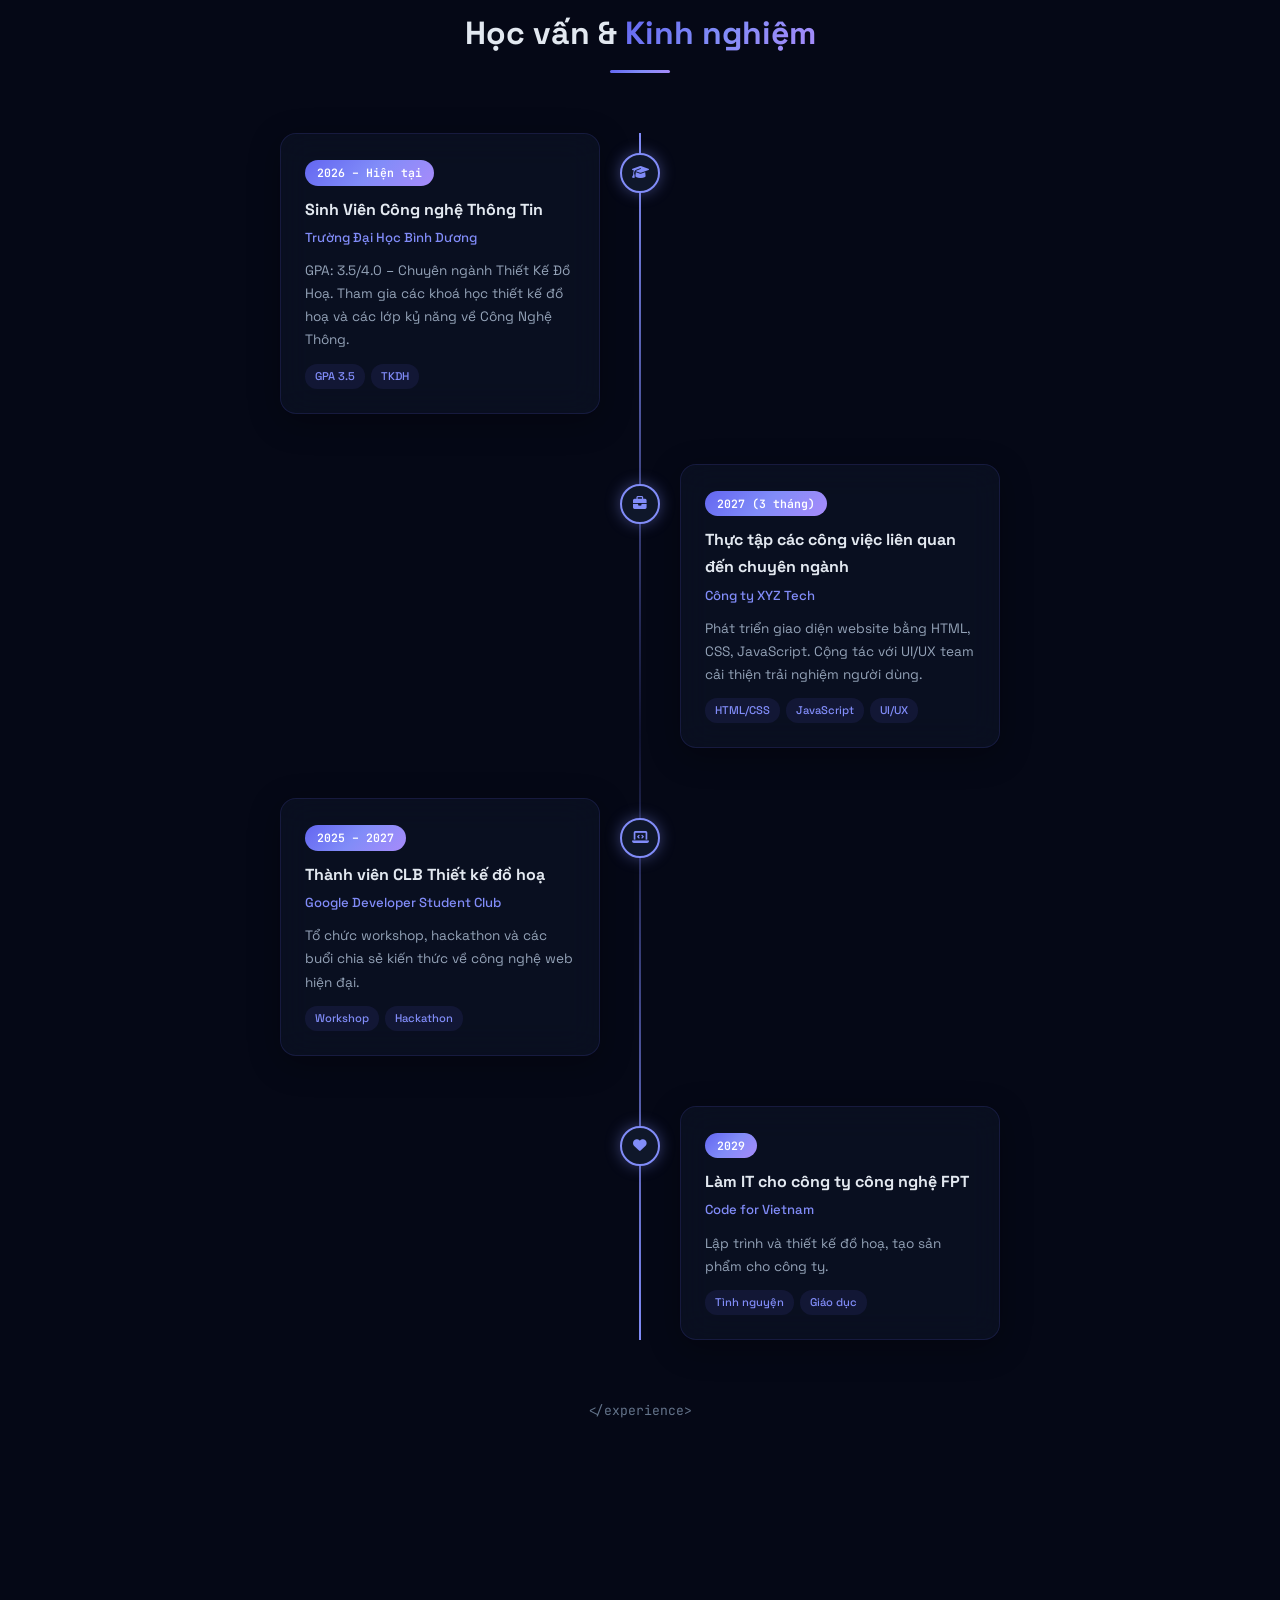
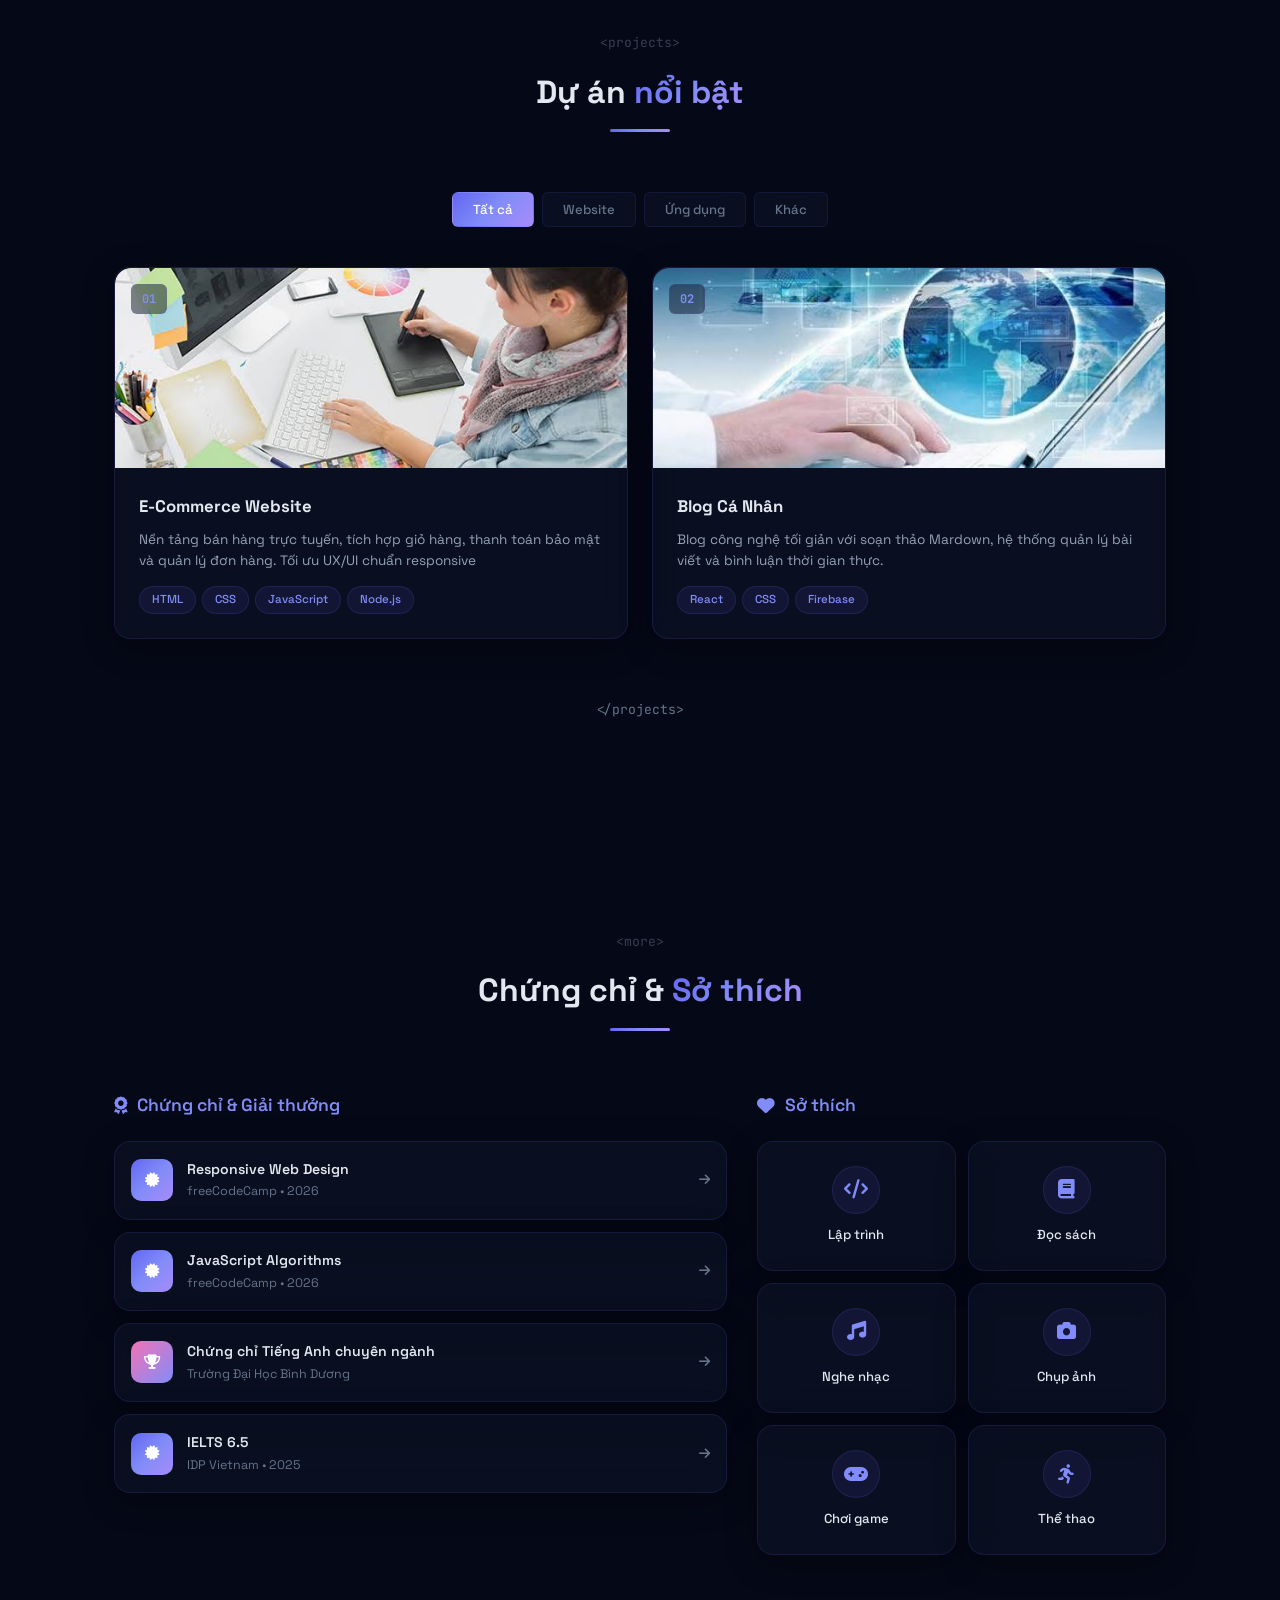
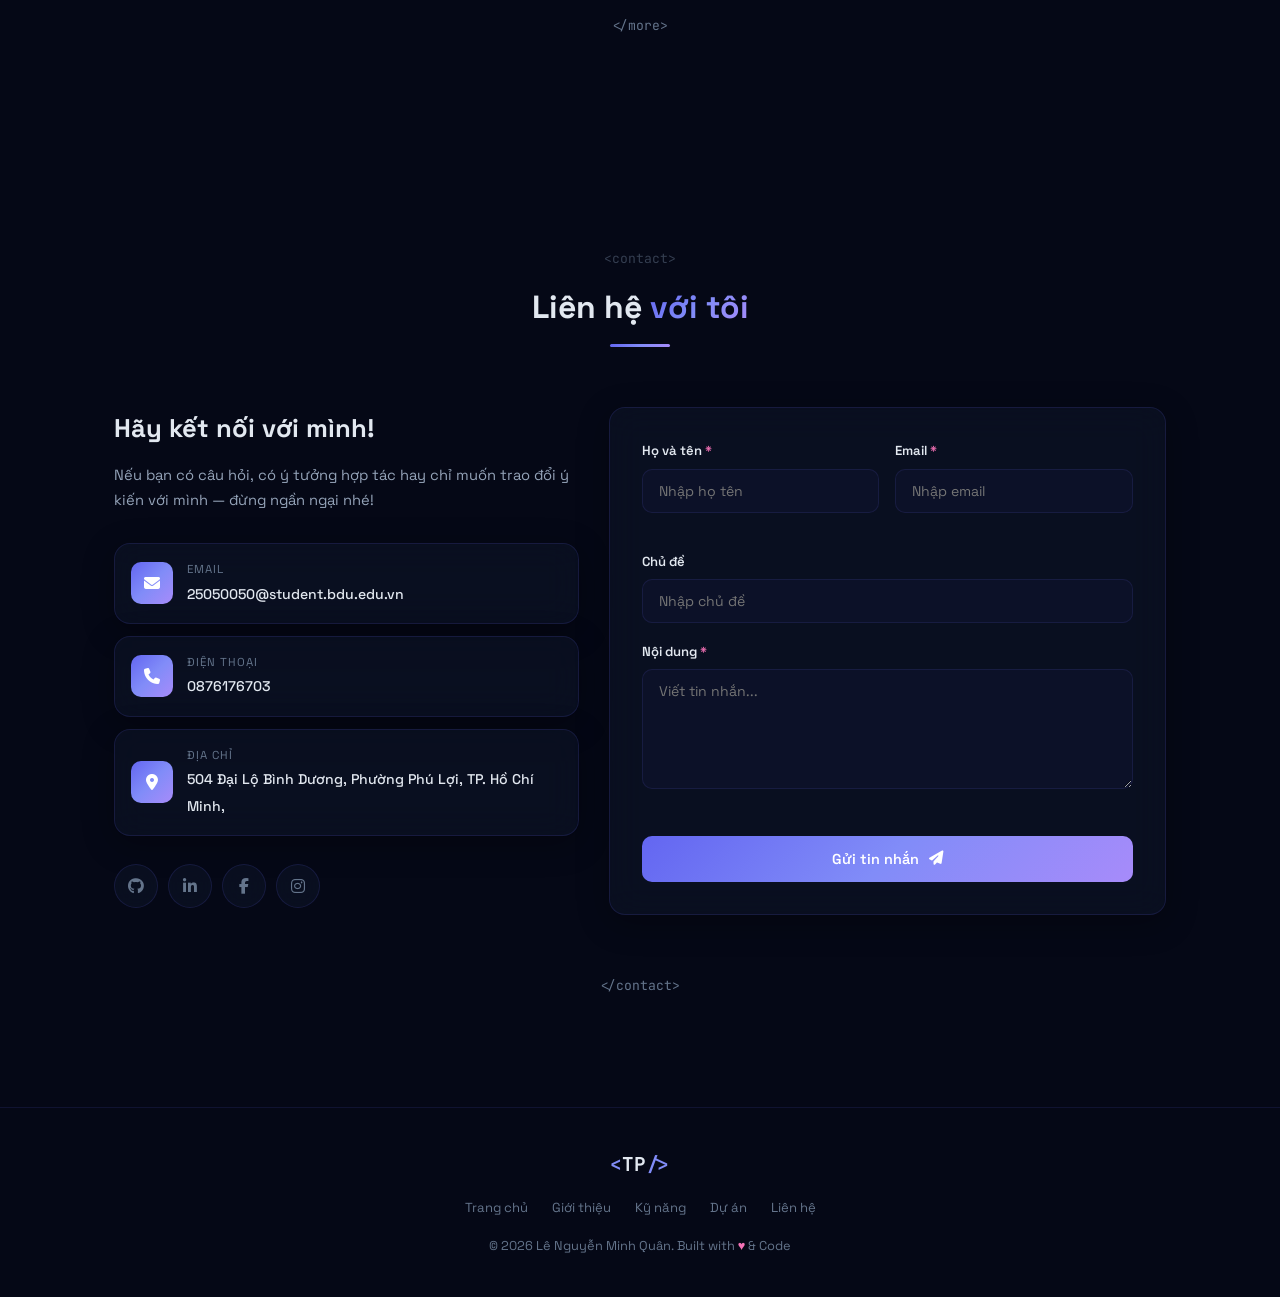
<file: quan.html>
<!DOCTYPE html>
<html lang="vi">
<head>
    <meta charset="UTF-8">
    <meta name="viewport" content="width=device-width, initial-scale=1.0">
    <title>Portfolio - Lê Nguyễn Minh Quân</title>
    <link rel="stylesheet" href="./css/styleq.css">
    <link rel="preconnect" href="https://fonts.googleapis.com">
    <link rel="preconnect" href="https://fonts.gstatic.com" crossorigin>
    <link href="https://fonts.googleapis.com/css2?family=Space+Grotesk:wght@300;400;500;600;700&family=JetBrains+Mono:wght@400;500;700&display=swap" rel="stylesheet">
    <link rel="stylesheet" href="https://cdnjs.cloudflare.com/ajax/libs/font-awesome/6.5.0/css/all.min.css">
</head>
<body>
   
    <div class="bg-animation">
        <div class="orb orb-1"></div>
        <div class="orb orb-2"></div>
        <div class="orb orb-3"></div>
        <div class="grid-overlay"></div>
    </div>

    <header id="header">
        <nav class="navbar">
            <a href="#" class="logo">
                </span> SMRF <span>
            </a>
            <ul class="nav-links" id="navLinks">
                <li><a href="#home" class="nav-link active" data-text="Trang chủ">Trang chủ</a></li>
                <li><a href="#about" class="nav-link" data-text="Giới thiệu">Giới thiệu</a></li>
                <li><a href="#skills" class="nav-link" data-text="Kỹ năng">Kỹ năng</a></li>
                <li><a href="#experience" class="nav-link" data-text="Kinh nghiệm">Kinh nghiệm</a></li>
                <li><a href="#projects" class="nav-link" data-text="Dự án">Dự án</a></li>
                <li><a href="#certificates" class="nav-link" data-text="Chứng chỉ">Chứng chỉ</a></li>
                <li><a href="#contact" class="nav-link" data-text="Liên hệ">Liên hệ</a></li>
            </ul>
            <div class="nav-actions">
                <button class="theme-toggle" id="themeToggle" aria-label="Toggle Dark Mode">
                    <div class="toggle-track">
                        <i class="fas fa-moon"></i>
                        <i class="fas fa-sun"></i>
                        <div class="toggle-thumb"></div>
                    </div>
                </button>
                <button class="hamburger" id="hamburger" aria-label="Menu">
                    <span></span>
                    <span></span>
                    <span></span>
                </button>
            </div>
        </nav>
    </header>

    <section id="home" class="hero">
        <div class="hero-container">
            <div class="hero-left">
                <div class="hero-badge">
                    <span class="status-dot"></span> Sẵn sàng làm việc
                </div>
                <h1 class="hero-name">
                    <span class="line">Xin chào,</span>
                    <span class="line">Tôi là <span class="highlight">Lê Nguyễn Minh Quân</span></span>
                </h1>
                <div class="hero-role">
                    <span class="role-label">Sinh Viên Công Nghệ Thông Tin</span>
                    <span class="typing-wrapper">
                        <span class="typing-text" id="typingText"></span>
                        <span class="cursor">_</span>
                    </span>
                    <span class="role-label"></span>
                </div>
                <p class="hero-desc">
                    Sinh viên ngành Công nghệ Thông tin đam mê xây dựng 
                    những sản phẩm web đẹp, hiệu quả và giải quyết vấn đề thực tế.
                </p>
                <div class="hero-actions">
                    <a href="#projects" class="btn btn-glow">
                        <span>Xem dự án</span>
                        <i class="fas fa-arrow-right"></i>
                    </a>
                    <a href="#contact" class="btn btn-ghost">
                        <span>Liên hệ ngay</span>
                    </a>
                </div>
                <div class="hero-stats">
                    <div class="stat">
                        <span class="stat-number" data-count="4">0</span>
                        <span class="stat-label">Dự án</span>
                    </div>
                    <div class="stat-divider"></div>
                    <div class="stat">
                        <span class="stat-number" data-count="15">0</span><span class="stat-plus">+</span>
                        <span class="stat-label">Kỹ năng</span>
                    </div>
                    <div class="stat-divider"></div>
                    <div class="stat">
                        <span class="stat-number" data-count="4">0</span>
                        <span class="stat-label">Chứng chỉ</span>
                    </div>
                </div>
            </div>
            <div class="hero-right">
                <div class="avatar-container">
                    <div class="avatar-ring"></div>
                    <div class="avatar-ring ring-2"></div>
                    <img src="./images/quandi.png" alt="Lê Nguyễn Minh Quân" class="avatar-img">
                    <div class="floating-card card-1">
                        <i class="fab fa-html5"></i>
                    </div>
                    <div class="floating-card card-2">
                        <i class="fab fa-js-square"></i>
                    </div>
                    <div class="floating-card card-3">
                        <i class="fab fa-react"></i>
                    </div>
                    <div class="floating-card card-4">
                        <i class="fab fa-python"></i>
                    </div>
                </div>
            </div>
        </div>
        <div class="scroll-cue">
            <div class="scroll-line"></div>
            <span>SCROLL</span>
        </div>
        <!-- Social sidebar -->
        <div class="social-sidebar">
            <a href="#" aria-label="GitHub"><i class="fab fa-github"></i></a>
            <a href="#" aria-label="LinkedIn"><i class="fab fa-linkedin-in"></i></a>
            <a href="#" aria-label="Facebook"><i class="fab fa-facebook-f"></i></a>
            <a href="mailto:email@example.com" aria-label="Email"><i class="fas fa-envelope"></i></a>
            <div class="sidebar-line"></div>
        </div>
    </section>

    <section id="about" class="section">
        <div class="container">
            <div class="section-header" data-aos>
                <span class="section-tag">&lt;about&gt;</span>
                <h2 class="section-title">Giới thiệu <span class="title-accent">bản thân</span></h2>
                <div class="title-line"></div>
            </div>
            <div class="about-layout">
                <div class="about-card glass-card" data-aos>
                    <div class="about-photo-area">
                        <div class="photo-frame">
                            <img src="./images/quandi.png" alt="Profile">
                            <div class="frame-corner tl"></div>
                            <div class="frame-corner tr"></div>
                            <div class="frame-corner bl"></div>
                            <div class="frame-corner br"></div>
                        </div>
                    </div>
                    <div class="about-details">
                        <div class="detail-row">
                            <div class="detail-item">
                                <span class="detail-key">Họ tên</span>
                                <span class="detail-value">Lê Nguyễn Minh Quân</span>
                            </div>
                            <div class="detail-item">
                                <span class="detail-key">Ngày sinh</span>
                                <span class="detail-value">27/06/2005</span>
                            </div>
                        </div>
                        <div class="detail-row">
                            <div class="detail-item">
                                <span class="detail-key">Ngành học</span>
                                <span class="detail-value">Công nghệ Thông Tin</span>
                            </div>
                            <div class="detail-item">
                                <span class="detail-key">Vị trí</span>
                                <span class="detail-value">TP. Hồ Chí Minh</span>
                            </div>
                        </div>
                        <div class="detail-row">
                            <div class="detail-item">
                                <span class="detail-key">Email</span>
                                <span class="detail-value">25050050@student.bdu.edu.vn</span>
                            </div>
                            <div class="detail-item">
                                <span class="detail-key">Điện thoại</span>
                                <span class="detail-value">0876176703</span>
                            </div>
                        </div>
                    </div>
                </div>

                <div class="about-content" data-aos>
                    <div class="about-text glass-card">
                        <p>
                             Tôi là sinh viên năm 2 của khoa Công Nghệ Thông Tin chuyên ngành Thiết Kế Đồ Hoạ, hiện tại học ở Đại Học Bình Dương
                        </p>
                        <p>
                            Với tư duy logic mạnh mẽ, tinh thần học hỏi không ngừng và có khả năng làm việc nhóm tốt và biết phân công công việc

                        </p>
                    </div>

                    <div class="goal-card glass-card">
                        <div class="goal-header">
                            <div class="goal-icon">
                                <i class="fas fa-rocket"></i>
                            </div>
                            <h3>Mục tiêu nghề nghiệp</h3>
                        </div>
                        <ul class="goal-list">
                            <li>
                                <span class="goal-arrow">→</span>
                                Trở thành Kỷ Sư Công Nghệ Thông Tin cho FPT trong tương lai
                            </li>
                            <li>
                                <span class="goal-arrow">→</span>
                                Thành thạo tư duy thị giác, kỹ năng lập trình, kỹ năng sáng tạo và nắm vững các kỹ năng máy tính.
                            </li>
                            <li>
                                <span class="goal-arrow">→</span>
                                Tạo ra các sản phẩm công nghệ , hoàn hảo , đẹp và thực tiễn
                            </li>
                            <li>
                                <span class="goal-arrow">→</span>
                                Không ngừng học hỏi, trao dồi kiến thức mỗi ngày
                            </li>
                        </ul>
                    </div>
                </div>
            </div>
            <span class="section-tag section-tag-close" data-aos>&lt;/about&gt;</span>
        </div>
    </section>

    <section id="skills" class="section">
        <div class="container">
            <div class="section-header" data-aos>
                <span class="section-tag">&lt;skills&gt;</span>
                <h2 class="section-title">Kỹ năng <span class="title-accent">chuyên môn</span></h2>
                <div class="title-line"></div>
            </div>

            <div class="skill-tabs" data-aos>
                <button class="tab-btn active" data-filter="all">
                    <i class="fas fa-th"></i> Tất cả
                </button>
                <button class="tab-btn" data-filter="frontend">
                    <i class="fas fa-palette"></i> Front-end
                </button>
                <button class="tab-btn" data-filter="backend">
                    <i class="fas fa-server"></i> Back-end
                </button>
                <button class="tab-btn" data-filter="tools">
                    <i class="fas fa-wrench"></i> Công cụ
                </button>
                <button class="tab-btn" data-filter="soft">
                    <i class="fas fa-brain"></i> Mềm
                </button>
            </div>

            <div class="skills-grid" data-aos>
                <!-- Frontend -->
                <div class="skill-card glass-card" data-category="frontend">
                    <div class="skill-icon-wrap"><i class="fab fa-html5"></i></div>
                    <h4>HTML5</h4>
                    <div class="skill-ring" data-percent="90">
                        <svg viewBox="0 0 100 100"><circle cx="50" cy="50" r="42"/><circle cx="50" cy="50" r="42" class="skill-progress"/></svg>
                        <span class="ring-text">90%</span>
                    </div>
                </div>
                <div class="skill-card glass-card" data-category="frontend">
                    <div class="skill-icon-wrap"><i class="fab fa-css3-alt"></i></div>
                    <h4>CSS3</h4>
                    <div class="skill-ring" data-percent="85">
                        <svg viewBox="0 0 100 100"><circle cx="50" cy="50" r="42"/><circle cx="50" cy="50" r="42" class="skill-progress"/></svg>
                        <span class="ring-text">85%</span>
                    </div>
                </div>
                <div class="skill-card glass-card" data-category="frontend">
                    <div class="skill-icon-wrap"><i class="fab fa-js-square"></i></div>
                    <h4>JavaScript</h4>
                    <div class="skill-ring" data-percent="80">
                        <svg viewBox="0 0 100 100"><circle cx="50" cy="50" r="42"/><circle cx="50" cy="50" r="42" class="skill-progress"/></svg>
                        <span class="ring-text">80%</span>
                    </div>
                </div>
                <div class="skill-card glass-card" data-category="frontend">
                    <div class="skill-icon-wrap"><i class="fab fa-react"></i></div>
                    <h4>React</h4>
                    <div class="skill-ring" data-percent="65">
                        <svg viewBox="0 0 100 100"><circle cx="50" cy="50" r="42"/><circle cx="50" cy="50" r="42" class="skill-progress"/></svg>
                        <span class="ring-text">65%</span>
                    </div>
                </div>
                <div class="skill-card glass-card" data-category="frontend">
                    <div class="skill-icon-wrap"><i class="fab fa-bootstrap"></i></div>
                    <h4>Bootstrap</h4>
                    <div class="skill-ring" data-percent="80">
                        <svg viewBox="0 0 100 100"><circle cx="50" cy="50" r="42"/><circle cx="50" cy="50" r="42" class="skill-progress"/></svg>
                        <span class="ring-text">80%</span>
                    </div>
                </div>
                <!-- Backend -->
                <div class="skill-card glass-card" data-category="backend">
                    <div class="skill-icon-wrap"><i class="fab fa-python"></i></div>
                    <h4>Python</h4>
                    <div class="skill-ring" data-percent="75">
                        <svg viewBox="0 0 100 100"><circle cx="50" cy="50" r="42"/><circle cx="50" cy="50" r="42" class="skill-progress"/></svg>
                        <span class="ring-text">75%</span>
                    </div>
                </div>
                <div class="skill-card glass-card" data-category="backend">
                    <div class="skill-icon-wrap"><i class="fab fa-java"></i></div>
                    <h4>Java</h4>
                    <div class="skill-ring" data-percent="70">
                        <svg viewBox="0 0 100 100"><circle cx="50" cy="50" r="42"/><circle cx="50" cy="50" r="42" class="skill-progress"/></svg>
                        <span class="ring-text">70%</span>
                    </div>
                </div>
                <div class="skill-card glass-card" data-category="backend">
                    <div class="skill-icon-wrap"><i class="fab fa-node-js"></i></div>
                    <h4>Node.js</h4>
                    <div class="skill-ring" data-percent="60">
                        <svg viewBox="0 0 100 100"><circle cx="50" cy="50" r="42"/><circle cx="50" cy="50" r="42" class="skill-progress"/></svg>
                        <span class="ring-text">60%</span>
                    </div>
                </div>
                <div class="skill-card glass-card" data-category="backend">
                    <div class="skill-icon-wrap"><i class="fas fa-database"></i></div>
                    <h4>MySQL</h4>
                    <div class="skill-ring" data-percent="70">
                        <svg viewBox="0 0 100 100"><circle cx="50" cy="50" r="42"/><circle cx="50" cy="50" r="42" class="skill-progress"/></svg>
                        <span class="ring-text">70%</span>
                    </div>
                </div>
                <!-- Tools -->
                <div class="skill-card glass-card" data-category="tools">
                    <div class="skill-icon-wrap"><i class="fab fa-git-alt"></i></div>
                    <h4>Git</h4>
                    <div class="skill-ring" data-percent="80">
                        <svg viewBox="0 0 100 100"><circle cx="50" cy="50" r="42"/><circle cx="50" cy="50" r="42" class="skill-progress"/></svg>
                        <span class="ring-text">80%</span>
                    </div>
                </div>
                <div class="skill-card glass-card" data-category="tools">
                    <div class="skill-icon-wrap"><i class="fab fa-figma"></i></div>
                    <h4>Figma</h4>
                    <div class="skill-ring" data-percent="65">
                        <svg viewBox="0 0 100 100"><circle cx="50" cy="50" r="42"/><circle cx="50" cy="50" r="42" class="skill-progress"/></svg>
                        <span class="ring-text">65%</span>
                    </div>
                </div>
                <div class="skill-card glass-card" data-category="tools">
                    <div class="skill-icon-wrap"><i class="fas fa-terminal"></i></div>
                    <h4>VS Code</h4>
                    <div class="skill-ring" data-percent="90">
                        <svg viewBox="0 0 100 100"><circle cx="50" cy="50" r="42"/><circle cx="50" cy="50" r="42" class="skill-progress"/></svg>
                        <span class="ring-text">90%</span>
                    </div>
                </div>
                <!-- Soft -->
                <div class="skill-card glass-card" data-category="soft">
                    <div class="skill-icon-wrap"><i class="fas fa-users"></i></div>
                    <h4>Làm việc nhóm</h4>
                    <div class="skill-ring" data-percent="85">
                        <svg viewBox="0 0 100 100"><circle cx="50" cy="50" r="42"/><circle cx="50" cy="50" r="42" class="skill-progress"/></svg>
                        <span class="ring-text">85%</span>
                    </div>
                </div>
                <div class="skill-card glass-card" data-category="soft">
                    <div class="skill-icon-wrap"><i class="fas fa-comments"></i></div>
                    <h4>Giao tiếp</h4>
                    <div class="skill-ring" data-percent="80">
                        <svg viewBox="0 0 100 100"><circle cx="50" cy="50" r="42"/><circle cx="50" cy="50" r="42" class="skill-progress"/></svg>
                        <span class="ring-text">80%</span>
                    </div>
                </div>
                <div class="skill-card glass-card" data-category="soft">
                    <div class="skill-icon-wrap"><i class="fas fa-lightbulb"></i></div>
                    <h4>Sáng tạo</h4>
                    <div class="skill-ring" data-percent="85">
                        <svg viewBox="0 0 100 100"><circle cx="50" cy="50" r="42"/><circle cx="50" cy="50" r="42" class="skill-progress"/></svg>
                        <span class="ring-text">85%</span>
                    </div>
                </div>
            </div>
            <span class="section-tag section-tag-close" data-aos>&lt;/skills&gt;</span>
        </div>
    </section>

    <section id="experience" class="section">
        <div class="container">
            <div class="section-header" data-aos>
                <span class="section-tag">&lt;experience&gt;</span>
                <h2 class="section-title">Học vấn & <span class="title-accent">Kinh nghiệm</span></h2>
                <div class="title-line"></div>
            </div>
            <div class="timeline" data-aos>
                <div class="timeline-track"></div>
                <div class="timeline-item" data-side="left">
                    <div class="timeline-node">
                        <i class="fas fa-graduation-cap"></i>
                    </div>
                    <div class="timeline-card glass-card">
                        <span class="timeline-date">2026 – Hiện tại</span>
                        <h3>Sinh Viên Công nghệ Thông Tin</h3>
                        <h4>Trường Đại Học Bình Dương</h4>
                        <p>GPA: 3.5/4.0 – Chuyên ngành Thiết Kế Đồ Hoạ. Tham gia các khoá học thiết kế đồ hoạ và các lớp kỷ năng về Công Nghệ Thông.</p>
                        <div class="timeline-tags">
                            <span>GPA 3.5</span>
                            <span>TKDH</span>
                        </div>
                    </div>
                </div>
                <div class="timeline-item" data-side="right">
                    <div class="timeline-node">
                        <i class="fas fa-briefcase"></i>
                    </div>
                    <div class="timeline-card glass-card">
                        <span class="timeline-date">2027 (3 tháng)</span>
                        <h3>Thực tập các công việc liên quan đến chuyên ngành </h3>
                        <h4>Công ty XYZ Tech</h4>
                        <p>Phát triển giao diện website bằng HTML, CSS, JavaScript. Cộng tác với UI/UX team cải thiện trải nghiệm người dùng.</p>
                        <div class="timeline-tags">
                            <span>HTML/CSS</span>
                            <span>JavaScript</span>
                            <span>UI/UX</span>
                        </div>
                    </div>
                </div>
                <div class="timeline-item" data-side="left">
                    <div class="timeline-node">
                        <i class="fas fa-laptop-code"></i>
                    </div>
                    <div class="timeline-card glass-card">
                        <span class="timeline-date">2025 – 2027</span>
                        <h3>Thành viên CLB Thiết kế đồ hoạ</h3>
                        <h4>Google Developer Student Club</h4>
                        <p>Tổ chức workshop, hackathon và các buổi chia sẻ kiến thức về công nghệ web hiện đại.</p>
                        <div class="timeline-tags">
                            <span>Workshop</span>
                            <span>Hackathon</span>
                        </div>
                    </div>
                </div>
                <div class="timeline-item" data-side="right">
                    <div class="timeline-node">
                        <i class="fas fa-heart"></i>
                    </div>
                    <div class="timeline-card glass-card">
                        <span class="timeline-date">2029</span>
                        <h3>Làm IT cho công ty công nghệ FPT </h3>
                        <h4>Code for Vietnam</h4>
                        <p>Lập trình và thiết kế đồ hoạ, tạo sản phẩm cho công ty.</p>
                        <div class="timeline-tags">
                            <span>Tình nguyện</span>
                            <span>Giáo dục</span>
                        </div>
                    </div>
                </div>
            </div>
            <span class="section-tag section-tag-close" data-aos>&lt;/experience&gt;</span>
        </div>
    </section>

    <section id="projects" class="section">
        <div class="container">
            <div class="section-header" data-aos>
                <span class="section-tag">&lt;projects&gt;</span>
                <h2 class="section-title">Dự án <span class="title-accent">nổi bật</span></h2>
                <div class="title-line"></div>
            </div>

            <div class="project-filters" data-aos>
                <button class="filter-btn active" data-filter="all">Tất cả</button>
                <button class="filter-btn" data-filter="web">Website</button>
                <button class="filter-btn" data-filter="app">Ứng dụng</button>
                <button class="filter-btn" data-filter="other">Khác</button>
            </div>

            <div class="projects-grid" data-aos>
                <article class="project-card glass-card" data-category="web">
                    <div class="project-number">01</div>
                    <div class="project-image">
                        <img src="./images/q1.jpeg" alt="E-Commerce">
                        <div class="project-overlay">
                            <a href="#" class="project-btn"><i class="fas fa-external-link-alt"></i> 
                            <a href="#" class="project-btn"><i class="fab fa-github"></i> Code</a>
                        </div>
                    </div>
                    <div class="project-body">
                        <h3>E-Commerce Website</h3>
                        <p>Nền tảng bán hàng trực tuyến, tích hợp giỏ hàng, thanh toán bảo mật và quản lý đơn hàng. Tối ưu UX/UI chuẩn responsive</p>
                        <div class="project-tech">
                            <span>HTML</span><span>CSS</span><span>JavaScript</span><span>Node.js</span>
                        </div>
                    </div>
                </article>

                <article class="project-card glass-card" data-category="web">
                    <div class="project-number">02</div>
                    <div class="project-image">
                        <img src="./images/q2.jpeg" alt="Blog">
                        <div class="project-overlay">
                            <a href="#" class="project-btn"><i class="fas fa-external-link-alt"></i> 
                            <a href="#" class="project-btn"><i class="fab fa-github"></i> Code</a>
                        </div>
                    </div>
                    <div class="project-body">
                        <h3>Blog Cá Nhân</h3>
                        <p>Blog công nghệ tối giản với soạn thảo Mardown, hệ thống quản lý bài viết và bình luận thời gian thực.</p>
                        <div class="project-tech">
                            <span>React</span><span>CSS</span><span>Firebase</span>
                        </div>
                    </div>
                </article>

            </div>
            <span class="section-tag section-tag-close" data-aos>&lt;/projects&gt;</span>
        </div>
    </section>

    <section id="certificates" class="section">
        <div class="container">
            <div class="section-header" data-aos>
                <span class="section-tag">&lt;more&gt;</span>
                <h2 class="section-title">Chứng chỉ & <span class="title-accent">Sở thích</span></h2>
                <div class="title-line"></div>
            </div>
            <div class="cert-hobby-layout">
                <div class="certs-area" data-aos>
                    <h3 class="area-title"><i class="fas fa-award"></i> Chứng chỉ & Giải thưởng</h3>
                    <div class="cert-list">
                        <div class="cert-item glass-card">
                            <div class="cert-badge"><i class="fas fa-certificate"></i></div>
                            <div class="cert-info">
                                <h4>Responsive Web Design</h4>
                                <p>freeCodeCamp • 2026</p>
                            </div>
                            <div class="cert-arrow"><i class="fas fa-arrow-right"></i></div>
                        </div>
                        <div class="cert-item glass-card">
                            <div class="cert-badge"><i class="fas fa-certificate"></i></div>
                            <div class="cert-info">
                                <h4>JavaScript Algorithms</h4>
                                <p>freeCodeCamp • 2026</p>
                            </div>
                            <div class="cert-arrow"><i class="fas fa-arrow-right"></i></div>
                        </div>
                        <div class="cert-item glass-card">
                            <div class="cert-badge trophy"><i class="fas fa-trophy"></i></div>
                            <div class="cert-info">
                                <h4>Chứng chỉ Tiếng Anh chuyên ngành </h4>
                                <p>Trường Đại Học Bình Dương
                            </div>
                            <div class="cert-arrow"><i class="fas fa-arrow-right"></i></div>
                        </div>
                        <div class="cert-item glass-card">
                            <div class="cert-badge"><i class="fas fa-certificate"></i></div>
                            <div class="cert-info">
                                <h4>IELTS 6.5 </h4>
                                <p>IDP Vietnam • 2025 
                            </div>
                            <div class="cert-arrow"><i class="fas fa-arrow-right"></i></div>
                        </div>
                    </div>
                </div>
                <div class="hobbies-area" data-aos>
                    <h3 class="area-title"><i class="fas fa-heart"></i> Sở thích</h3>
                    <div class="hobby-grid">
                        <div class="hobby-item glass-card">
                            <div class="hobby-icon"><i class="fas fa-code"></i></div>
                            <span>Lập trình</span>
                        </div>
                        <div class="hobby-item glass-card">
                            <div class="hobby-icon"><i class="fas fa-book"></i></div>
                            <span>Đọc sách</span>
                        </div>
                        <div class="hobby-item glass-card">
                            <div class="hobby-icon"><i class="fas fa-music"></i></div>
                            <span>Nghe nhạc</span>
                        </div>
                        <div class="hobby-item glass-card">
                            <div class="hobby-icon"><i class="fas fa-camera"></i></div>
                            <span>Chụp ảnh</span>
                        </div>
                        <div class="hobby-item glass-card">
                            <div class="hobby-icon"><i class="fas fa-gamepad"></i></div>
                            <span>Chơi game</span>
                        </div>
                        <div class="hobby-item glass-card">
                            <div class="hobby-icon"><i class="fas fa-running"></i></div>
                            <span>Thể thao</span>
                        </div>
                    </div>
                </div>
            </div>
            <span class="section-tag section-tag-close" data-aos>&lt;/more&gt;</span>
        </div>
    </section>

    <section id="contact" class="section">
        <div class="container">
            <div class="section-header" data-aos>
                <span class="section-tag">&lt;contact&gt;</span>
                <h2 class="section-title">Liên hệ <span class="title-accent">với tôi</span></h2>
                <div class="title-line"></div>
            </div>
            <div class="contact-layout">
                <div class="contact-left" data-aos>
                    <h3>Hãy kết nối với mình!</h3>
                    <p>Nếu bạn có câu hỏi, có ý tưởng hợp tác hay chỉ muốn trao đổi ý kiến với mình — đừng ngần ngại nhé!</p>
                    <div class="contact-cards">
                        <div class="contact-card glass-card">
                            <div class="contact-card-icon"><i class="fas fa-envelope"></i></div>
                            <div>
                                <span class="contact-label">Email</span>
                                <span class="contact-value">25050050@student.bdu.edu.vn</span>
                            </div>
                        </div>
                        <div class="contact-card glass-card">
                            <div class="contact-card-icon"><i class="fas fa-phone"></i></div>
                            <div>
                                <span class="contact-label">Điện thoại</span>
                                <span class="contact-value">0876176703</span>
                            </div>
                        </div>
                        <div class="contact-card glass-card">
                            <div class="contact-card-icon"><i class="fas fa-map-marker-alt"></i></div>
                            <div>
                                <span class="contact-label">Địa chỉ</span>
                                <span class="contact-value">504 Đại Lộ Bình Dương, Phường Phú Lợi, TP. Hồ Chí Minh, </span>
                            </div>
                        </div>
                    </div>
                    <div class="contact-socials">
                        <a href="#" class="social-btn" aria-label="GitHub"><i class="fab fa-github"></i></a>
                        <a href="#" class="social-btn" aria-label="LinkedIn"><i class="fab fa-linkedin-in"></i></a>
                        <a href="#" class="social-btn" aria-label="Facebook"><i class="fab fa-facebook-f"></i></a>
                        <a href="#" class="social-btn" aria-label="Instagram"><i class="fab fa-instagram"></i></a>
                    </div>
                </div>
                <form class="contact-form glass-card" id="contactForm" data-aos>
                    <div class="form-row">
                        <div class="form-group">
                            <label for="name">Họ và tên <span class="req">*</span></label>
                            <input type="text" id="name" name="name" placeholder="Nhập họ tên" required>
                            <span class="error-msg" id="nameError"></span>
                        </div>
                        <div class="form-group">
                            <label for="email">Email <span class="req">*</span></label>
                            <input type="email" id="email" name="email" placeholder="Nhập email" required>
                            <span class="error-msg" id="emailError"></span>
                        </div>
                    </div>
                    <div class="form-group">
                        <label for="subject">Chủ đề</label>
                        <input type="text" id="subject" name="subject" placeholder="Nhập chủ đề">
                    </div>
                    <div class="form-group">
                        <label for="message">Nội dung <span class="req">*</span></label>
                        <textarea id="message" name="message" rows="5" placeholder="Viết tin nhắn..." required></textarea>
                        <span class="error-msg" id="messageError"></span>
                    </div>
                    <button type="submit" class="btn btn-glow btn-submit">
                        <span>Gửi tin nhắn</span>
                        <i class="fas fa-paper-plane"></i>
                    </button>
                    <div class="form-status" id="formStatus"></div>
                </form>
            </div>
            <span class="section-tag section-tag-close" data-aos>&lt;/contact&gt;</span>
        </div>
    </section>

    <footer class="footer">
        <div class="container">
            <div class="footer-inner">
                <a href="#" class="logo footer-logo">
                    <span class="logo-bracket">&lt;</span>TP<span class="logo-bracket">/&gt;</span>
                </a>
                <nav class="footer-nav">
                    <a href="#home">Trang chủ</a>
                    <a href="#about">Giới thiệu</a>
                    <a href="#skills">Kỹ năng</a>
                    <a href="#projects">Dự án</a>
                    <a href="#contact">Liên hệ</a>
                </nav>
                <p class="copyright">&copy; 2026 Lê Nguyễn Minh Quân. Built with <span class="heart">&hearts;</span> & Code</p>
            </div>
        </div>
    </footer>

    <button class="scroll-top" id="scrollTopBtn" aria-label="Scroll to top">
        <i class="fas fa-chevron-up"></i>
        <svg class="scroll-progress" viewBox="0 0 100 100">
            <circle cx="50" cy="50" r="46" />
        </svg>
    </button>

    <div class="modal-overlay" id="modalOverlay">
        <div class="modal glass-card" id="modal">
            <button class="modal-close" id="modalClose"><i class="fas fa-times"></i></button>
            <div class="modal-body" id="modalBody"></div>
        </div>
    </div>

    <script src="./js/mainq.js"></script>
</body>
</html>
</file>
<file: css/base.css>
:root {
  --bg: #05060f;
  --bg2: #0d1130;
  --card: rgba(14, 18, 48, .72);
  --line: rgba(120, 160, 255, .25);
  --text: #e8ecff;
  --muted: #9aa3d0;
  --accent: #5ee7ff;
  --accent2: #a78bfa;
  --danger: #ff6b86;
  --radius: 16px;
  --nav-h: 68px;
}

[data-theme="light"] {
  --bg: #f5f7ff;
  --bg2: #e9edff;
  --card: rgba(255, 255, 255, .88);
  --line: rgba(60, 80, 160, .2);
  --text: #16193a;
  --muted: #566080;
  --accent: #2f6bff;
  --accent2: #7c4dff;
}

* { box-sizing: border-box; }

html {
  scroll-behavior: smooth;
  scroll-padding-top: var(--nav-h);
}

body {
  margin: 0;
  background:
    radial-gradient(ellipse at 15% 5%, rgba(120, 70, 255, .25), transparent 55%),
    radial-gradient(ellipse at 90% 70%, rgba(30, 120, 255, .18), transparent 50%),
    var(--bg);
  color: var(--text);
  font: 400 1rem/1.7 "Exo 2", system-ui, sans-serif;
  transition: background .4s, color .4s;
}

h1, h2, h3, h4 { margin: 0; line-height: 1.2; }
p { margin: 0 0 1rem; }
a { color: inherit; text-decoration: none; }
img { display: block; max-width: 100%; }
ul, ol { margin: 0; padding: 0; list-style: none; }
.muted { color: var(--muted); }

.container { width: min(1100px, 92%); margin-inline: auto; }

#space {
  position: fixed;
  inset: 0;
  z-index: 0;
  transition: opacity .4s;
}
[data-theme="light"] #space { opacity: 0; }

.skip-link {
  position: absolute;
  left: -999px;
  padding: .5rem 1rem;
  background: var(--accent);
  color: #000;
}
.skip-link:focus { left: 0; z-index: 100; }

:focus-visible { outline: 2px solid var(--accent); outline-offset: 3px; }
</file>
<file: css/layout.css>
.site-header,
main,
.site-footer { position: relative; z-index: 1; }

.site-header {
  position: sticky;
  top: 0;
  z-index: 20;
  border-bottom: 1px solid var(--line);
  background: color-mix(in srgb, var(--bg) 80%, transparent);
  backdrop-filter: blur(12px);
}

.navbar {
  display: flex;
  align-items: center;
  gap: .8rem;
  height: var(--nav-h);
}

.logo {
  font-size: 1.6rem;
  font-weight: 800;
  letter-spacing: .05em;
}
.logo span { color: var(--accent); }

.nav-links {
  display: flex;
  gap: .2rem;
  margin-left: auto;
}

.hero {
  display: grid;
  grid-template-columns: 1.2fr 1fr;
  gap: 2rem;
  align-items: center;
  min-height: calc(100vh - var(--nav-h));
  padding-block: 3rem;
}
.hero-actions {
  display: flex;
  flex-wrap: wrap;
  gap: .8rem;
  margin-top: 1.5rem;
}

.section { padding-block: 4.5rem 1rem; }

.about-grid {
  display: grid;
  grid-template-columns: 1.4fr 1fr;
  gap: 1.5rem;
  align-items: start;
}

.grid-2 { display: grid; grid-template-columns: repeat(2, 1fr); gap: 1.2rem; }
.grid-3 { display: grid; grid-template-columns: repeat(3, 1fr); gap: 1.2rem; }

.skill-grid {
  display: grid;
  grid-template-columns: repeat(2, 1fr);
  gap: 1.2rem 2.5rem;
}

.project-grid {
  display: grid;
  grid-template-columns: repeat(auto-fill, minmax(300px, 1fr));
  gap: 1.5rem;
}

.contact-grid {
  display: grid;
  grid-template-columns: 1fr 1.3fr;
  gap: 1.5rem;
  align-items: start;
}

.site-footer {
  margin-top: 2rem;
  padding: 1.5rem;
  border-top: 1px solid var(--line);
  color: var(--muted);
  text-align: center;
}
.site-footer p { margin: 0; }
</file>
<file: css/components.css>
.gradient-text {
  font-size: clamp(2.4rem, 7vw, 4.2rem);
  font-weight: 800;
  background: linear-gradient(90deg, var(--accent), var(--accent2), #ff7ad9, var(--accent));
  background-size: 300% 100%;
  -webkit-background-clip: text;
  background-clip: text;
  color: transparent;
}

.name-link {
  color: inherit;
  text-decoration: none;
  background: inherit;
  background-size: inherit;
  -webkit-background-clip: text;
  background-clip: text;
  position: relative;
  transition: filter .3s;
}
.name-link::after {
  content: " →";
  font-size: .6em;
  opacity: 0;
  transition: opacity .3s, transform .3s;
  display: inline-block;
  transform: translateX(-8px);
}
.name-link:hover::after {
  opacity: 1;
  transform: translateX(0);
}
.name-link:hover {
  filter: brightness(1.25) drop-shadow(0 0 18px color-mix(in srgb, var(--accent) 50%, transparent));
}
.eyebrow { margin-bottom: .3rem; color: var(--accent); letter-spacing: .15em; text-transform: uppercase; }
.typing { min-height: 2rem; margin: .5rem 0; font-size: 1.4rem; font-weight: 600; }
.lead { max-width: 480px; color: var(--muted); }

.section-title {
  margin-bottom: 1.8rem;
  font-size: clamp(1.7rem, 4vw, 2.3rem);
}
.section-title::after {
  content: "";
  display: block;
  width: 70px;
  height: 4px;
  margin-top: .6rem;
  border-radius: 2px;
  background: linear-gradient(90deg, var(--accent), var(--accent2));
}
.sub-title { margin: 2.5rem 0 1rem; font-size: 1.4rem; }

.btn {
  display: inline-block;
  padding: .7rem 1.5rem;
  border: 1px solid transparent;
  border-radius: 10px;
  background: linear-gradient(135deg, var(--accent), var(--accent2));
  color: #0a0c1c;
  font: 700 .95rem "Exo 2", sans-serif;
  cursor: pointer;
}
.btn.ghost { border-color: var(--accent); background: transparent; color: var(--accent); }
.btn.small { padding: .4rem 1rem; font-size: .85rem; }

.icon-btn {
  width: 40px;
  height: 40px;
  border: 1px solid var(--line);
  border-radius: 50%;
  background: transparent;
  color: var(--text);
  font-size: 1.1rem;
  cursor: pointer;
}
.menu-toggle { display: none; }

.nav-links a {
  display: block;
  padding: .5rem .9rem;
  border-radius: 8px;
  font-weight: 600;
}
.nav-links a.active { color: var(--accent); }

.card {
  padding: 1.5rem;
  border: 1px solid var(--line);
  border-radius: var(--radius);
  background: var(--card);
  backdrop-filter: blur(8px);
}
.card h3, .card h4 { margin-bottom: .5rem; }

.info-card { display: grid; gap: .9rem; margin: 0; }
.info-card dt { color: var(--muted); font-size: .85rem; }
.info-card dd { margin: 0; font-weight: 600; }

.bullets li { padding-left: 1.2rem; position: relative; }
.bullets li::before { content: "✦"; position: absolute; left: 0; color: var(--accent); }

.skill-head { display: flex; justify-content: space-between; margin-bottom: .4rem; font-weight: 600; }
.bar { height: 10px; overflow: hidden; border-radius: 5px; background: var(--line); }
.bar span {
  display: block;
  width: 0;
  height: 100%;
  border-radius: inherit;
  background: linear-gradient(90deg, var(--accent), var(--accent2));
  transition: width 1.2s ease;
}
.reveal.in .bar span { width: var(--level); }

.tabs { display: flex; flex-wrap: wrap; gap: .5rem; margin-bottom: 1.5rem; }
.tab-btn, .filter-btn {
  padding: .5rem 1.2rem;
  border: 1px solid var(--line);
  border-radius: 20px;
  background: transparent;
  color: var(--text);
  font: 600 .9rem "Exo 2", sans-serif;
  cursor: pointer;
}
.tab-btn.active, .filter-btn.active {
  border-color: transparent;
  background: linear-gradient(135deg, var(--accent), var(--accent2));
  color: #0a0c1c;
}
.timeline { border-left: 2px solid var(--line); }
.timeline li { position: relative; padding: 0 0 1.5rem 1.5rem; }
.timeline li::before {
  content: "";
  position: absolute;
  top: .5rem;
  left: -7px;
  width: 12px;
  height: 12px;
  border-radius: 50%;
  background: var(--accent);
  box-shadow: 0 0 10px var(--accent);
}
.timeline time { color: var(--accent); font-size: .85rem; font-weight: 600; }

.filters { display: flex; flex-wrap: wrap; gap: .5rem; margin-bottom: 1.5rem; }
.project { display: flex; flex-direction: column; overflow: hidden; padding: 0; transform-style: preserve-3d; }
.project[hidden] { display: none; }
.project figure { margin: 0; overflow: hidden; }
.project img { width: 100%; aspect-ratio: 16 / 10; object-fit: cover; }
.project-body { display: flex; flex: 1; flex-direction: column; gap: .6rem; padding: 1.2rem; }
.project-desc { flex: 1; margin: 0; color: var(--muted); font-size: .95rem; }
.project-links { display: flex; align-items: center; justify-content: space-between; }
.link { color: var(--accent); font-weight: 600; }
.tags { display: flex; flex-wrap: wrap; gap: .4rem; }
.tags li {
  padding: .1rem .7rem;
  border: 1px solid var(--accent);
  border-radius: 20px;
  color: var(--accent);
  font-size: .8rem;
}

.modal {
  width: min(620px, 92%);
  padding: 0;
  overflow: hidden;
  border: 1px solid var(--line);
  border-radius: var(--radius);
  background: var(--bg2);
  color: var(--text);
}
.modal::backdrop { background: rgba(0, 0, 0, .65); }
.modal img { width: 100%; max-height: 260px; object-fit: cover; }
.modal-body { display: grid; gap: .8rem; padding: 1.5rem; }
.modal-body p { margin: 0; color: var(--muted); }
.modal-close { position: absolute; top: .8rem; right: .8rem; background: rgba(0, 0, 0, .5); color: #fff; }

.contact-info p { margin-bottom: .8rem; }
.contact-info a { color: var(--accent); }
.contact-form { display: grid; gap: 1rem; }
.contact-form label { display: grid; gap: .3rem; font-weight: 600; font-size: .9rem; }
.contact-form input,
.contact-form textarea {
  padding: .7rem .9rem;
  border: 1px solid var(--line);
  border-radius: 10px;
  background: transparent;
  color: var(--text);
  font: inherit;
}
.contact-form .invalid { border-color: var(--danger); }
.error { min-height: 1em; color: var(--danger); font-weight: 400; }
.form-ok { margin: 0; color: #3ddc97; font-weight: 600; }
.contact-form .btn { justify-self: start; }

.to-top {
  position: fixed;
  right: 1.2rem;
  bottom: 1.2rem;
  z-index: 30;
  width: 46px;
  height: 46px;
  border: 0;
  border-radius: 50%;
  background: linear-gradient(135deg, var(--accent), var(--accent2));
  color: #0a0c1c;
  font-size: 1.1rem;
  cursor: pointer;
}
.to-top[hidden] { display: none; }
</file>
<file: css/team.css>
#team {
  min-height: calc(100vh - var(--nav-h));
  display: flex;
  flex-direction: column;
  justify-content: center;
  align-items: center;
  text-align: center;
  padding-block: 3.5rem 4rem;
  box-sizing: border-box;
  scroll-margin-top: var(--nav-h);
}

.team-header {
  max-width: 680px;
  margin-inline: auto;
  margin-bottom: 2rem;
}

.team-eyebrow {
  display: inline-block;
  font-size: .85rem;
  font-weight: 700;
  letter-spacing: .08em;
  text-transform: uppercase;
  color: var(--accent);
  margin-bottom: .5rem;
}

#team .section-title {
  font-size: clamp(1.8rem, 3.5vw, 2.5rem);
  font-weight: 800;
  margin-bottom: .8rem;
}

#team .section-title::after {
  margin-inline: auto;
}

.team-desc {
  color: var(--muted);
  font-size: 1.05rem;
  line-height: 1.6;
  margin: 0;
}

.team-grid {
  display: grid;
  grid-template-columns: repeat(4, 1fr);
  gap: 1.5rem;
  width: 100%;
  max-width: 1140px;
  margin-inline: auto;
  justify-content: center;
  align-items: stretch;
}

.member {
  position: relative;
  padding: 0;
  text-align: center;
  border-radius: var(--radius);
  background: var(--card);
  border: 1px solid var(--line);
  backdrop-filter: blur(12px);
  transition: transform .35s cubic-bezier(0.16, 1, 0.3, 1), box-shadow .35s ease, border-color .35s ease;
  overflow: hidden;
  display: flex;
  flex-direction: column;
}

.member:hover {
  transform: translateY(-8px);
  border-color: var(--accent);
  box-shadow: 0 16px 36px color-mix(in srgb, var(--accent) 22%, transparent), 0 0 0 1px color-mix(in srgb, var(--accent) 30%, transparent);
}

.member-main {
  display: flex;
  flex-direction: column;
  align-items: center;
  gap: .5rem;
  width: 100%;
  height: 100%;
  padding: 2.2rem 1.2rem 1.8rem;
  border: 0;
  background: none;
  color: inherit;
  font: inherit;
  cursor: pointer;
  text-decoration: none;
}

.member-photo-wrap {
  position: relative;
  margin-bottom: .5rem;
}

.member-photo {
  width: 120px;
  height: 120px;
  border: 3px solid var(--accent);
  border-radius: 50%;
  box-shadow: 0 0 24px color-mix(in srgb, var(--accent) 35%, transparent);
  object-fit: cover;
  transition: transform .35s ease, box-shadow .35s ease;
}

.member:hover .member-photo {
  transform: scale(1.08) rotate(-2deg);
  box-shadow: 0 0 32px color-mix(in srgb, var(--accent) 55%, transparent);
}

.member h3 {
  font-size: 1.25rem;
  font-weight: 700;
  margin: 0;
  color: var(--text);
  transition: color .3s ease;
}

.member:hover h3 {
  color: var(--accent);
}

.member-tag {
  display: inline-block;
  margin-top: .35rem;
  padding: .28rem 1rem;
  border-radius: 20px;
  background: color-mix(in srgb, var(--accent) 15%, transparent);
  border: 1px solid color-mix(in srgb, var(--accent) 40%, transparent);
  color: var(--accent);
  font-size: .84rem;
  font-weight: 600;
  letter-spacing: .02em;
  transition: all .3s ease;
}

.member:hover .member-tag {
  background: linear-gradient(135deg, var(--accent), var(--accent2));
  color: #0a0c1c;
  border-color: transparent;
  box-shadow: 0 0 16px color-mix(in srgb, var(--accent) 40%, transparent);
}

.member-hint {
  margin-top: .5rem;
  font-size: .8rem;
  font-weight: 600;
  color: var(--muted);
  opacity: .5;
  transition: opacity .3s, transform .3s, color .3s;
}

.member:hover .member-hint {
  opacity: 1;
  color: var(--accent);
  transform: translateY(-2px);
}

.badge {
  position: absolute;
  top: .9rem;
  left: .9rem;
  padding: .15rem .75rem;
  border-radius: 20px;
  background: linear-gradient(135deg, var(--accent), var(--accent2));
  color: #0a0c1c;
  font-size: .75rem;
  font-weight: 700;
  box-shadow: 0 0 12px color-mix(in srgb, var(--accent) 30%, transparent);
}
</file>
<file: css/animations.css>
@keyframes spin   { to { transform: rotate(360deg); } }
@keyframes shine  { to { background-position: 300% 0; } }
@keyframes float  { 0%, 100% { transform: translateY(0); } 50% { transform: translateY(-14px); } }
@keyframes blink  { 50% { opacity: 0; } }
@keyframes pop    { from { opacity: 0; transform: scale(.94); } to { opacity: 1; transform: none; } }

.gradient-text { animation: shine 8s linear infinite; }
.cursor { margin-left: 2px; color: var(--accent); animation: blink 1s steps(1) infinite; }

.hero-visual {
  position: relative;
  display: grid;
  place-items: center;
  width: min(380px, 80%);
  margin: auto;
  aspect-ratio: 1;
}
.orbit {
  position: absolute;
  border: 1px dashed var(--line);
  border-radius: 50%;
  animation: spin 18s linear infinite;
}
.orbit-1 { inset: 4%; }
.orbit-2 { inset: -8%; animation-duration: 28s; animation-direction: reverse; }
.orbit i {
  position: absolute;
  top: -7px;
  left: 50%;
  width: 14px;
  height: 14px;
  border-radius: 50%;
  background: var(--accent);
  box-shadow: 0 0 14px var(--accent);
}
.avatar {
  width: 62%;
  aspect-ratio: 1;
  border: 4px solid var(--accent);
  border-radius: 50%;
  box-shadow: 0 0 40px color-mix(in srgb, var(--accent) 45%, transparent);
  object-fit: cover;
  animation: float 6s ease-in-out infinite;
}

.btn, .icon-btn, .tab-btn, .filter-btn, .to-top, .nav-links a, .card {
  transition: transform .25s, box-shadow .25s, background .25s, color .25s, border-color .25s;
}
.btn:hover { transform: translateY(-3px); box-shadow: 0 8px 20px color-mix(in srgb, var(--accent) 40%, transparent); }
.icon-btn:hover { transform: rotate(20deg) scale(1.1); border-color: var(--accent); }
.nav-links a:hover { background: color-mix(in srgb, var(--accent) 14%, transparent); color: var(--accent); }
.tab-btn:hover, .filter-btn:hover { border-color: var(--accent); }
.card:hover { border-color: var(--accent); box-shadow: 0 10px 30px rgba(0, 0, 0, .25); }
.project img { transition: transform .5s; }
.project:hover img { transform: scale(1.08); }
.to-top:hover { transform: translateY(-5px); }
.modal[open] { animation: pop .25s ease; }

.reveal { opacity: 0; transform: translateY(24px); transition: opacity .6s, transform .6s; }
.reveal.in { opacity: 1; transform: none; }

@media (prefers-reduced-motion: reduce) {
  *, *::before, *::after { animation: none !important; transition: none !important; }
  .reveal { opacity: 1; transform: none; }
}
</file>
<file: css/responsive.css>
@media (max-width: 992px) {
  .hero { grid-template-columns: 1fr; text-align: center; }
  .hero-text .lead { margin-inline: auto; }
  .hero-actions { justify-content: center; }
  .hero-visual { order: -1; width: min(300px, 70%); }

  .about-grid, .contact-grid { grid-template-columns: 1fr; }
  .grid-3 { grid-template-columns: repeat(2, 1fr); }
}

@media (max-width: 800px) {
  .menu-toggle { display: inline-block; }

  .nav-links {
    position: absolute;
    top: var(--nav-h);
    left: 0;
    right: 0;
    flex-direction: column;
    max-height: 0;
    margin: 0;
    overflow: hidden;
    border-bottom: 1px solid var(--line);
    background: var(--bg2);
    transition: max-height .3s;
  }
  .nav-links.open { max-height: 420px; }
  .nav-links a { padding: .9rem 1.5rem; border-radius: 0; }
  #themeToggle { margin-left: auto; }
}

@media (max-width: 640px) {
  .grid-2, .grid-3, .skill-grid { grid-template-columns: 1fr; }
  .section { padding-top: 3rem; }
  .project-grid { grid-template-columns: 1fr; }
}

@media (max-width: 992px) {
  .team-grid { grid-template-columns: repeat(2, 1fr); gap: 1.2rem; }
  #team { min-height: auto; padding-block: 4rem 3rem; }
}
@media (max-width: 640px) {
  .team-grid { gap: 1rem; }
  .member-main { padding: 1.6rem .8rem 1.4rem; }
  .member-photo { width: 96px; height: 96px; }
  .member h3 { font-size: 1.1rem; }
}
@media (max-width: 420px) {
  .team-grid { grid-template-columns: 1fr; }
}
</file>
<file: css/info.css>
.info-hero {
  padding-block: 3rem 1rem;
  min-height: 60vh;
  display: grid;
  place-items: center;
}

.profile-card {
  display: grid;
  grid-template-columns: auto 1fr;
  gap: 3rem;
  align-items: center;
  width: 100%;
  padding: 2.5rem;
  border: 1px solid var(--line);
  border-radius: var(--radius);
  background: var(--card);
  backdrop-filter: blur(12px);
  position: relative;
  overflow: hidden;
}

.profile-card::before {
  content: "";
  position: absolute;
  top: -50%;
  left: -50%;
  width: 200%;
  height: 200%;
  background: conic-gradient(
    from 0deg,
    transparent,
    color-mix(in srgb, var(--accent) 8%, transparent),
    transparent,
    color-mix(in srgb, var(--accent2) 8%, transparent),
    transparent
  );
  animation: spin 12s linear infinite;
  z-index: -1;
}

.profile-visual {
  display: grid;
  place-items: center;
}

.profile-ring {
  position: relative;
  width: 220px;
  height: 220px;
  display: grid;
  place-items: center;
}

.ring {
  position: absolute;
  border-radius: 50%;
  border: 2px dashed var(--line);
}

.ring-1 {
  inset: 5%;
  animation: spin 14s linear infinite;
  border-color: color-mix(in srgb, var(--accent) 40%, transparent);
}

.ring-2 {
  inset: -5%;
  animation: spin 22s linear infinite reverse;
  border-color: color-mix(in srgb, var(--accent2) 30%, transparent);
}

.ring-1::after,
.ring-2::after {
  content: "";
  position: absolute;
  top: -5px;
  left: 50%;
  width: 10px;
  height: 10px;
  border-radius: 50%;
  background: var(--accent);
  box-shadow: 0 0 12px var(--accent);
}

.ring-2::after {
  background: var(--accent2);
  box-shadow: 0 0 12px var(--accent2);
}

.profile-avatar {
  width: 160px;
  height: 160px;
  border: 4px solid var(--accent);
  border-radius: 50%;
  box-shadow:
    0 0 40px color-mix(in srgb, var(--accent) 35%, transparent),
    0 0 80px color-mix(in srgb, var(--accent2) 15%, transparent);
  object-fit: cover;
  animation: float 6s ease-in-out infinite;
}

.profile-info {
  display: flex;
  flex-direction: column;
  gap: .6rem;
}

.profile-eyebrow {
  color: var(--accent);
  font-size: .85rem;
  font-weight: 700;
  letter-spacing: .15em;
  text-transform: uppercase;
  margin: 0;
}

.profile-info .gradient-text {
  font-size: clamp(2rem, 5vw, 3.2rem);
  line-height: 1.1;
}

.profile-tagline {
  color: var(--muted);
  font-size: 1.1rem;
  margin: 0;
}

.profile-stats {
  display: flex;
  gap: 2rem;
  margin-top: 1rem;
  padding-top: 1rem;
  border-top: 1px solid var(--line);
}

.stat {
  display: flex;
  flex-direction: column;
  align-items: center;
  gap: .1rem;
}

.stat-number {
  font-size: 2rem;
  font-weight: 800;
  background: linear-gradient(135deg, var(--accent), var(--accent2));
  -webkit-background-clip: text;
  background-clip: text;
  color: transparent;
}

.stat-label {
  font-size: .8rem;
  color: var(--muted);
  text-transform: uppercase;
  letter-spacing: .1em;
  font-weight: 600;
}

.profile-actions {
  display: flex;
  flex-wrap: wrap;
  gap: .8rem;
  margin-top: 1rem;
}

@media (max-width: 768px) {
  .profile-card {
    grid-template-columns: 1fr;
    text-align: center;
    gap: 1.5rem;
    padding: 2rem 1.5rem;
  }

  .profile-visual {
    justify-self: center;
  }

  .profile-ring {
    width: 180px;
    height: 180px;
  }

  .profile-avatar {
    width: 130px;
    height: 130px;
  }

  .profile-info {
    align-items: center;
  }

  .profile-stats {
    justify-content: center;
  }

  .profile-actions {
    justify-content: center;
  }
}

@media (max-width: 480px) {
  .profile-ring {
    width: 150px;
    height: 150px;
  }

  .profile-avatar {
    width: 110px;
    height: 110px;
  }

  .profile-stats {
    gap: 1.2rem;
  }

  .stat-number {
    font-size: 1.6rem;
  }
}
</file>
<file: css/stylem.css>
:root {
  /* Color Palette - Cyber Dark (Mặc định) */
  --bg-primary: #07090e;
  --bg-secondary: #0d121d;
  --bg-card: rgba(18, 24, 38, 0.7);
  --bg-card-hover: rgba(28, 37, 57, 0.85);
  --bg-glass: rgba(15, 23, 42, 0.65);
  --border-glass: rgba(255, 255, 255, 0.08);
  --border-glow: rgba(56, 189, 248, 0.4);

  --text-main: #f8fafc;
  --text-muted: #94a3b8;
  --text-dim: #64748b;

  --accent-cyan: #06b6d4;
  --accent-blue: #38bdf8;
  --accent-purple: #a855f7;
  --accent-violet: #8b5cf6;
  --accent-pink: #ec4899;
  --accent-emerald: #10b981;
  --accent-amber: #f59e0b;
  --accent-rose: #f43f5e;

  --gradient-cyber: linear-gradient(135deg, #06b6d4 0%, #8b5cf6 50%, #ec4899 100%);
  --gradient-glow: linear-gradient(135deg, rgba(6, 182, 212, 0.2), rgba(139, 92, 246, 0.2));
  --gradient-card: linear-gradient(180deg, rgba(30, 41, 59, 0.6) 0%, rgba(15, 23, 42, 0.8) 100%);

  /* Shadows & Glow */
  --shadow-sm: 0 4px 6px -1px rgba(0, 0, 0, 0.3);
  --shadow-md: 0 10px 15px -3px rgba(0, 0, 0, 0.5), 0 4px 6px -2px rgba(0, 0, 0, 0.4);
  --shadow-glow-cyan: 0 0 25px rgba(6, 182, 212, 0.25);
  --shadow-glow-purple: 0 0 25px rgba(168, 85, 247, 0.25);

  /* Typography */
  --font-sans: 'Space Grotesk', -apple-system, BlinkMacSystemFont, 'Segoe UI', Roboto, Helvetica, Arial, sans-serif;
  --font-mono: 'JetBrains Mono', 'Fira Code', Consolas, monospace;

  /* Transitions */
  --transition-fast: 0.18s cubic-bezier(0.4, 0, 0.2, 1);
  --transition-normal: 0.3s cubic-bezier(0.4, 0, 0.2, 1);
  --transition-smooth: 0.5s cubic-bezier(0.16, 1, 0.3, 1);

  /* Layout Radius */
  --radius-sm: 8px;
  --radius-md: 14px;
  --radius-lg: 20px;
  --radius-xl: 28px;
  --radius-pill: 9999px;
}

/* Light Theme */
[data-theme="light"] {
  --bg-primary: #f1f5f9;
  --bg-secondary: #e2e8f0;
  --bg-card: rgba(255, 255, 255, 0.85);
  --bg-card-hover: rgba(255, 255, 255, 0.98);
  --bg-glass: rgba(255, 255, 255, 0.8);
  --border-glass: rgba(0, 0, 0, 0.08);
  --border-glow: rgba(6, 182, 212, 0.5);

  --text-main: #0f172a;
  --text-muted: #475569;
  --text-dim: #94a3b8;

  --shadow-sm: 0 2px 4px rgba(0, 0, 0, 0.05);
  --shadow-md: 0 10px 25px rgba(0, 0, 0, 0.08);
  --shadow-glow-cyan: 0 0 20px rgba(6, 182, 212, 0.15);
  --gradient-card: linear-gradient(180deg, rgba(255, 255, 255, 0.9) 0%, rgba(241, 245, 249, 0.9) 100%);
}

/* Midnight Aurora Theme */
[data-theme="aurora"] {
  --bg-primary: #050b14;
  --bg-secondary: #0a192f;
  --bg-card: rgba(10, 25, 47, 0.7);
  --bg-card-hover: rgba(15, 35, 65, 0.85);
  --border-glow: rgba(16, 185, 129, 0.4);
  --accent-cyan: #34d399;
  --accent-purple: #38bdf8;
  --shadow-glow-cyan: 0 0 25px rgba(52, 211, 153, 0.25);
  --gradient-cyber: linear-gradient(135deg, #10b981 0%, #06b6d4 50%, #6366f1 100%);
}

/* Reset & Globals */
*, *::before, *::after {
  box-sizing: border-box;
  margin: 0;
  padding: 0;
}

html {
  scroll-behavior: smooth;
  font-size: 16px;
  -webkit-font-smoothing: antialiased;
}

body {
  font-family: var(--font-sans);
  background-color: var(--bg-primary);
  color: var(--text-main);
  line-height: 1.6;
  overflow-x: hidden;
  position: relative;
  min-height: 100vh;
  transition: background-color var(--transition-normal), color var(--transition-normal);
}

/* Con trỏ tùy chỉnh */
.custom-cursor {
  position: fixed;
  width: 10px;
  height: 10px;
  background: var(--accent-cyan);
  border-radius: 50%;
  pointer-events: none;
  transform: translate(-50%, -50%);
  z-index: 9999;
  transition: transform 0.08s ease, width 0.2s ease, height 0.2s ease;
  box-shadow: 0 0 12px var(--accent-cyan);
}

.custom-cursor-follower {
  position: fixed;
  width: 36px;
  height: 36px;
  border: 1.5px solid rgba(56, 189, 248, 0.5);
  border-radius: 50%;
  pointer-events: none;
  transform: translate(-50%, -50%);
  z-index: 9998;
  transition: transform 0.18s ease-out, border-color 0.2s ease;
}

.custom-cursor.hovering {
  width: 24px;
  height: 24px;
  background: rgba(236, 72, 153, 0.8);
  box-shadow: 0 0 16px var(--accent-pink);
}

.custom-cursor-follower.hovering {
  width: 52px;
  height: 52px;
  border-color: var(--accent-pink);
}

/* Khung bọc */
.container {
  width: 100%;
  max-width: 1240px;
  margin: 0 auto;
  padding: 0 1.5rem;
  position: relative;
  z-index: 1;
}

/* ==========================================================================
   FLOATING ISLAND NAVBAR (HEADER)
   ========================================================================== */
.site-header {
  position: fixed;
  top: 1.25rem;
  left: 0;
  right: 0;
  z-index: 1000;
  display: flex;
  justify-content: center;
  pointer-events: none;
}

.nav-dock {
  pointer-events: auto;
  display: flex;
  align-items: center;
  gap: 1.5rem;
  background: var(--bg-glass);
  backdrop-filter: blur(16px);
  -webkit-backdrop-filter: blur(16px);
  border: 1px solid var(--border-glass);
  box-shadow: var(--shadow-md), 0 0 20px rgba(0, 0, 0, 0.3);
  padding: 0.6rem 1.25rem;
  border-radius: var(--radius-pill);
  transition: all var(--transition-normal);
}

.nav-dock:hover {
  border-color: var(--border-glow);
  box-shadow: var(--shadow-md), var(--shadow-glow-cyan);
}

.brand-badge {
  display: flex;
  align-items: center;
  gap: 0.5rem;
  text-decoration: none;
  font-weight: 700;
  font-size: 1rem;
  color: var(--text-main);
}

.brand-icon {
  width: 28px;
  height: 28px;
  background: var(--gradient-cyber);
  border-radius: 8px;
  display: grid;
  place-items: center;
  color: #fff;
  font-size: 0.75rem;
  font-weight: 800;
}

.nav-links {
  display: flex;
  align-items: center;
  gap: 0.4rem;
  list-style: none;
}

.nav-link {
  color: var(--text-muted);
  text-decoration: none;
  font-size: 0.88rem;
  font-weight: 500;
  padding: 0.45rem 0.85rem;
  border-radius: var(--radius-pill);
  transition: all var(--transition-fast);
  position: relative;
}

.nav-link:hover, .nav-link.active {
  color: var(--text-main);
  background: rgba(255, 255, 255, 0.08);
}

.nav-link.active::after {
  content: '';
  position: absolute;
  bottom: 4px;
  left: 50%;
  transform: translateX(-50%);
  width: 14px;
  height: 3px;
  background: var(--accent-cyan);
  border-radius: 2px;
  box-shadow: 0 0 8px var(--accent-cyan);
}

.nav-actions {
  display: flex;
  align-items: center;
  gap: 0.5rem;
}

.icon-btn {
  background: rgba(255, 255, 255, 0.05);
  border: 1px solid var(--border-glass);
  color: var(--text-main);
  width: 36px;
  height: 36px;
  border-radius: 50%;
  display: grid;
  place-items: center;
  cursor: pointer;
  transition: all var(--transition-fast);
  font-size: 0.95rem;
}

.icon-btn:hover {
  background: rgba(255, 255, 255, 0.15);
  transform: scale(1.08);
  border-color: var(--accent-cyan);
}

.mobile-menu-btn {
  display: none;
}

/* ==========================================================================
   MOBILE DRAWER NAVIGATION
   ========================================================================== */
.mobile-drawer {
  position: fixed;
  top: 0;
  right: -100%;
  width: 82%;
  max-width: 320px;
  height: 100vh;
  background: var(--bg-secondary);
  border-left: 1px solid var(--border-glass);
  z-index: 2000;
  display: flex;
  flex-direction: column;
  padding: 2.5rem 1.5rem;
  box-shadow: -10px 0 30px rgba(0, 0, 0, 0.7);
  transition: right var(--transition-normal);
}

.mobile-drawer.open {
  right: 0;
}

.drawer-header {
  display: flex;
  justify-content: space-between;
  align-items: center;
  margin-bottom: 2rem;
}

.drawer-links {
  list-style: none;
  display: flex;
  flex-direction: column;
  gap: 1.25rem;
}

.drawer-links a {
  color: var(--text-muted);
  text-decoration: none;
  font-size: 1.15rem;
  font-weight: 600;
  display: flex;
  align-items: center;
  gap: 0.75rem;
  padding: 0.5rem 0;
  transition: color var(--transition-fast);
}

.drawer-links a:hover {
  color: var(--accent-cyan);
}

.drawer-backdrop {
  position: fixed;
  inset: 0;
  background: rgba(0, 0, 0, 0.6);
  backdrop-filter: blur(4px);
  z-index: 1999;
  opacity: 0;
  pointer-events: none;
  transition: opacity var(--transition-normal);
}

.drawer-backdrop.active {
  opacity: 1;
  pointer-events: auto;
}

/* ==========================================================================
   SECTION COMMON STYLES
   ========================================================================== */
section {
  padding: 5rem 0;
  position: relative;
}

.section-header {
  text-align: center;
  margin-bottom: 3.5rem;
}

.section-title {
  font-size: 2.35rem;
  font-weight: 800;
  letter-spacing: -0.02em;
  color: var(--text-main);
  margin-bottom: 0.6rem;
}

.text-gradient {
  background: var(--gradient-cyber);
  -webkit-background-clip: text;
  background-clip: text;
  -webkit-text-fill-color: transparent;
}

.section-subtitle {
  color: var(--text-muted);
  font-size: 1.05rem;
  max-width: 580px;
  margin: 0 auto;
}

/* ==========================================================================
   SECTION 1: HERO / BANNER - ASYMMETRIC BENTO GRID
   ========================================================================== */
.hero-section {
  padding-top: 8rem;
  padding-bottom: 4rem;
}

.bento-hero-grid {
  display: grid;
  grid-template-columns: repeat(12, 1fr);
  grid-template-rows: auto auto;
  gap: 1.5rem;
}

/* Bento Card Base */
.bento-card {
  background: var(--bg-card);
  backdrop-filter: blur(12px);
  -webkit-backdrop-filter: blur(12px);
  border: 1px solid var(--border-glass);
  border-radius: var(--radius-xl);
  padding: 1.85rem;
  position: relative;
  overflow: hidden;
  transition: transform var(--transition-normal), border-color var(--transition-normal), box-shadow var(--transition-normal);
}

.bento-card::before {
  content: '';
  position: absolute;
  top: 0;
  left: 0;
  right: 0;
  height: 1px;
  background: linear-gradient(90deg, transparent, rgba(255, 255, 255, 0.2), transparent);
}

.bento-card:hover {
  border-color: var(--border-glow);
  box-shadow: var(--shadow-md), 0 0 20px rgba(6, 182, 212, 0.15);
  transform: translateY(-4px);
}

/* Card 1: Main Intro */
.hero-intro-card {
  grid-column: span 7;
  display: flex;
  flex-direction: column;
  justify-content: space-between;
}

.intro-top-row {
  display: flex;
  align-items: center;
  justify-content: space-between;
  margin-bottom: 1.5rem;
}

.status-badge {
  display: inline-flex;
  align-items: center;
  gap: 0.5rem;
  font-size: 0.8rem;
  font-family: var(--font-mono);
  background: rgba(16, 185, 129, 0.1);
  border: 1px solid rgba(16, 185, 129, 0.3);
  color: #34d399;
  padding: 0.35rem 0.8rem;
  border-radius: var(--radius-pill);
}

.pulse-dot {
  width: 8px;
  height: 8px;
  background: #10b981;
  border-radius: 50%;
  box-shadow: 0 0 10px #10b981;
  animation: pulseAnimation 1.8s infinite;
}

@keyframes pulseAnimation {
  0% { transform: scale(0.95); box-shadow: 0 0 0 0 rgba(16, 185, 129, 0.7); }
  70% { transform: scale(1); box-shadow: 0 0 0 8px rgba(16, 185, 129, 0); }
  100% { transform: scale(0.95); box-shadow: 0 0 0 0 rgba(16, 185, 129, 0); }
}

.intro-content {
  margin-bottom: 2rem;
}

.hero-name {
  font-size: 2.8rem;
  font-weight: 800;
  line-height: 1.15;
  letter-spacing: -0.03em;
  margin-bottom: 0.8rem;
}


.hero-bio {
  color: var(--text-muted);
  font-size: 1.02rem;
  line-height: 1.7;
  max-width: 580px;
}

.hero-actions {
  display: flex;
  flex-wrap: wrap;
  gap: 1rem;
  align-items: center;
}

/* Buttons */
.btn {
  display: inline-flex;
  align-items: center;
  justify-content: center;
  gap: 0.6rem;
  padding: 0.75rem 1.6rem;
  border-radius: var(--radius-pill);
  font-weight: 600;
  font-size: 0.95rem;
  text-decoration: none;
  cursor: pointer;
  transition: all var(--transition-normal);
  border: none;
}

.btn-primary {
  background: var(--gradient-cyber);
  color: #ffffff;
  box-shadow: 0 4px 15px rgba(6, 182, 212, 0.35);
}

.btn-primary:hover {
  transform: translateY(-2px);
  box-shadow: 0 8px 25px rgba(6, 182, 212, 0.5);
}

.btn-glass {
  background: rgba(255, 255, 255, 0.06);
  border: 1px solid var(--border-glass);
  color: var(--text-main);
  backdrop-filter: blur(8px);
}

.btn-glass:hover {
  background: rgba(255, 255, 255, 0.12);
  border-color: var(--border-glow);
  transform: translateY(-2px);
}

/* Card 2: Interactive Avatar */
.hero-avatar-card {
  grid-column: span 5;
  display: flex;
  flex-direction: column;
  align-items: center;
  justify-content: center;
  text-align: center;
  background: radial-gradient(circle at 50% 30%, rgba(139, 92, 246, 0.15), transparent 70%), var(--bg-card);
}

.avatar-wrapper {
  position: relative;
  width: 220px;
  height: 220px;
  margin-bottom: 1.25rem;
}

.avatar-ring {
  position: absolute;
  inset: -8px;
  border-radius: 50%;
  border: 2px dashed rgba(6, 182, 212, 0.5);
  animation: rotateRing 25s linear infinite;
}

@keyframes rotateRing {
  from { transform: rotate(0deg); }
  to { transform: rotate(360deg); }
}

.avatar-img {
  width: 100%;
  height: 100%;
  border-radius: 50%;
  object-fit: cover;
  position: relative;
  z-index: 2;
  box-shadow: 0 0 30px rgba(139, 92, 246, 0.3);
  transition: transform var(--transition-normal);
}

.avatar-wrapper:hover .avatar-img {
  transform: scale(1.04);
}

.avatar-info h3 {
  font-size: 1.2rem;
  font-weight: 700;
  margin-bottom: 0.25rem;
}

.avatar-info p {
  color: var(--text-muted);
  font-size: 0.88rem;
}

/* Card 3: Career Objective */
.hero-career-card {
  grid-column: span 5;
}

.bento-card-title {
  display: flex;
  align-items: center;
  gap: 0.6rem;
  font-size: 1.1rem;
  font-weight: 700;
  color: var(--text-main);
  margin-bottom: 1.25rem;
}

.bento-card-title span.icon {
  font-size: 1.25rem;
}

.career-goal-box {
  display: flex;
  flex-direction: column;
  gap: 1rem;
}

.goal-item {
  display: flex;
  gap: 0.85rem;
  background: rgba(255, 255, 255, 0.03);
  border: 1px solid rgba(255, 255, 255, 0.05);
  padding: 0.95rem;
  border-radius: var(--radius-md);
  transition: all var(--transition-fast);
}

.goal-item:hover {
  background: rgba(255, 255, 255, 0.07);
  border-color: rgba(6, 182, 212, 0.3);
  transform: translateX(4px);
}

.goal-tag {
  align-self: flex-start;
  font-family: var(--font-mono);
  font-size: 0.7rem;
  font-weight: 700;
  padding: 0.2rem 0.5rem;
  border-radius: 4px;
  background: rgba(56, 189, 248, 0.15);
  color: var(--accent-blue);
  white-space: nowrap;
}

.goal-tag.long-term {
  background: rgba(168, 85, 247, 0.15);
  color: var(--accent-purple);
}

.goal-desc {
  font-size: 0.88rem;
  color: var(--text-muted);
  line-height: 1.5;
}

.goal-desc strong {
  color: var(--text-main);
}

/* ==========================================================================
   SECTION 2: SKILLS MATRIX
   ========================================================================== */
.skills-grid {
  display: grid;
  grid-template-columns: repeat(auto-fill, minmax(280px, 1fr));
  gap: 1.5rem;
}

.skill-card {
  background: var(--bg-card);
  border: 1px solid var(--border-glass);
  border-radius: var(--radius-lg);
  padding: 1.5rem;
  transition: all var(--transition-normal);
  position: relative;
  overflow: hidden;
}

.skill-card:hover {
  border-color: var(--border-glow);
  transform: translateY(-4px);
  box-shadow: var(--shadow-md);
}

.skill-header {
  display: flex;
  justify-content: space-between;
  align-items: center;
  margin-bottom: 1rem;
}

.skill-icon-name {
  display: flex;
  align-items: center;
  gap: 0.75rem;
}

.skill-icon {
  width: 42px;
  height: 42px;
  background: rgba(255, 255, 255, 0.06);
  border-radius: 10px;
  display: grid;
  place-items: center;
  font-size: 1.35rem;
}

.skill-name {
  font-weight: 700;
  font-size: 1.05rem;
  color: var(--text-main);
}

.skill-level-num {
  font-family: var(--font-mono);
  font-size: 0.88rem;
  font-weight: 700;
  color: var(--accent-cyan);
}

.skill-progress-bar {
  width: 100%;
  height: 8px;
  background: rgba(255, 255, 255, 0.08);
  border-radius: 4px;
  overflow: hidden;
  margin-bottom: 0.85rem;
}

.skill-fill {
  height: 100%;
  background: var(--gradient-cyber);
  border-radius: 4px;
  transition: width 1.2s cubic-bezier(0.16, 1, 0.3, 1);
}

/* ==========================================================================
   SECTION 3: TIMELINE JOURNEY
   ========================================================================== */
.journey-tabs-nav {
  display: flex;
  justify-content: center;
  gap: 1rem;
  margin-bottom: 3rem;
}

.tab-btn {
  background: rgba(255, 255, 255, 0.04);
  border: 1px solid var(--border-glass);
  color: var(--text-muted);
  padding: 0.65rem 1.5rem;
  border-radius: var(--radius-pill);
  font-size: 0.95rem;
  font-weight: 600;
  cursor: pointer;
  transition: all var(--transition-fast);
  display: flex;
  align-items: center;
  gap: 0.5rem;
}

.tab-btn:hover, .tab-btn.active {
  background: rgba(6, 182, 212, 0.15);
  color: var(--accent-cyan);
  border-color: var(--accent-cyan);
  box-shadow: 0 0 15px rgba(6, 182, 212, 0.2);
}

.timeline-container {
  position: relative;
  max-width: 900px;
  margin: 0 auto;
  padding: 1rem 0;
}

.timeline-container::before {
  content: '';
  position: absolute;
  top: 0;
  bottom: 0;
  left: 28px;
  width: 2px;
  background: linear-gradient(180deg, var(--accent-cyan), var(--accent-purple), transparent);
}

.timeline-item {
  position: relative;
  padding-left: 70px;
  margin-bottom: 2.5rem;
  transition: all var(--transition-normal);
}

.timeline-item:last-child {
  margin-bottom: 0;
}

.timeline-dot {
  position: absolute;
  left: 17px;
  top: 10px;
  width: 24px;
  height: 24px;
  border-radius: 50%;
  background: var(--bg-primary);
  border: 3px solid var(--accent-cyan);
  box-shadow: 0 0 12px var(--accent-cyan);
  display: grid;
  place-items: center;
  z-index: 2;
}

.timeline-item.edu .timeline-dot { border-color: var(--accent-cyan); box-shadow: 0 0 10px var(--accent-cyan); }
.timeline-item.exp .timeline-dot { border-color: var(--accent-purple); box-shadow: 0 0 10px var(--accent-purple); }
.timeline-item.act .timeline-dot { border-color: var(--accent-emerald); box-shadow: 0 0 10px var(--accent-emerald); }

.timeline-content-card {
  background: var(--bg-card);
  border: 1px solid var(--border-glass);
  border-radius: var(--radius-lg);
  padding: 1.6rem;
  transition: all var(--transition-normal);
}

.timeline-content-card:hover {
  border-color: var(--border-glow);
  transform: translateX(6px);
  box-shadow: var(--shadow-md);
}

.timeline-header {
  display: flex;
  justify-content: space-between;
  align-items: flex-start;
  margin-bottom: 0.75rem;
  flex-wrap: wrap;
  gap: 0.5rem;
}

.timeline-role {
  font-size: 1.15rem;
  font-weight: 700;
  color: var(--text-main);
}

.timeline-org {
  color: var(--accent-cyan);
  font-size: 0.95rem;
  font-weight: 600;
}

.timeline-period {
  font-family: var(--font-mono);
  font-size: 0.75rem;
  background: rgba(255, 255, 255, 0.06);
  padding: 0.25rem 0.65rem;
  border-radius: var(--radius-pill);
  color: var(--text-dim);
}

/* ==========================================================================
   SECTION 4: PROJECTS SHOWCASE
   ========================================================================== */
.projects-grid {
  display: grid;
  grid-template-columns: repeat(auto-fit, minmax(350px, 1fr));
  gap: 2rem;
}

.project-card {
  background: var(--bg-card);
  border: 1px solid var(--border-glass);
  border-radius: var(--radius-xl);
  overflow: hidden;
  transition: all var(--transition-normal);
  display: flex;
  flex-direction: column;
}

.project-card:hover {
  border-color: var(--border-glow);
  transform: translateY(-8px);
  box-shadow: var(--shadow-md), var(--shadow-glow-cyan);
}

.project-media-wrapper {
  position: relative;
  width: 100%;
  height: 220px;
  background: #020617;
  overflow: hidden;
}

.project-img {
  width: 100%;
  height: 100%;
  object-fit: cover;
  transition: transform var(--transition-smooth);
}

.project-card:hover .project-img {
  transform: scale(1.06);
}

.project-overlay-badge {
  position: absolute;
  top: 1rem;
  left: 1rem;
  background: rgba(15, 23, 42, 0.85);
  backdrop-filter: blur(8px);
  border: 1px solid var(--border-glass);
  padding: 0.3rem 0.75rem;
  border-radius: var(--radius-pill);
  font-size: 0.72rem;
  font-family: var(--font-mono);
  color: var(--accent-cyan);
  font-weight: 600;
}

.project-body {
  padding: 1.75rem;
  display: flex;
  flex-direction: column;
  flex: 1;
}

.project-title {
  font-size: 1.3rem;
  font-weight: 700;
  color: var(--text-main);
  margin-bottom: 0.6rem;
}

.project-desc {
  color: var(--text-muted);
  font-size: 0.9rem;
  line-height: 1.6;
  margin-bottom: 1.25rem;
  flex: 1;
}

.project-tech-stack {
  display: flex;
  flex-wrap: wrap;
  gap: 0.45rem;
  margin-bottom: 1.5rem;
}

.tech-badge {
  font-size: 0.72rem;
  font-family: var(--font-mono);
  padding: 0.25rem 0.6rem;
  border-radius: 6px;
  background: rgba(255, 255, 255, 0.05);
  border: 1px solid rgba(255, 255, 255, 0.08);
  color: var(--text-muted);
}

.project-footer-actions {
  display: flex;
  align-items: center;
  justify-content: space-between;
  padding-top: 1rem;
  border-top: 1px solid rgba(255, 255, 255, 0.06);
}

.project-btn-details {
  background: rgba(255, 255, 255, 0.07);
  border: 1px solid var(--border-glass);
  color: var(--text-main);
  font-size: 0.85rem;
  font-weight: 600;
  padding: 0.45rem 1rem;
  border-radius: var(--radius-pill);
  cursor: pointer;
  transition: all var(--transition-fast);
}

.project-btn-details:hover {
  background: var(--accent-cyan);
  color: #000;
}

.project-external-links {
  display: flex;
  gap: 0.6rem;
}

/* ==========================================================================
   SECTION 5: CERTS, AWARDS & HOBBIES
   ========================================================================== */
.extras-grid {
  display: grid;
  grid-template-columns: repeat(12, 1fr);
  gap: 1.5rem;
}

.certs-column {
  grid-column: span 7;
  display: flex;
  flex-direction: column;
  gap: 1.25rem;
}

.cert-card {
  background: var(--bg-card);
  border: 1px solid var(--border-glass);
  border-radius: var(--radius-lg);
  padding: 1.4rem;
  display: flex;
  align-items: center;
  gap: 1.25rem;
  transition: all var(--transition-normal);
}

.cert-card:hover {
  border-color: var(--accent-purple);
  transform: translateX(6px);
  box-shadow: var(--shadow-md);
}

.cert-info h4 {
  font-size: 1.05rem;
  font-weight: 700;
  color: var(--text-main);
  margin-bottom: 0.2rem;
}

.hobbies-column {
  grid-column: span 5;
  display: flex;
  flex-direction: column;
}

.hobbies-card {
  background: var(--bg-card);
  border: 1px solid var(--border-glass);
  border-radius: var(--radius-lg);
  padding: 1.75rem;
  height: 100%;
}

.hobbies-title {
  font-size: 1.15rem;
  font-weight: 700;
  margin-bottom: 1.25rem;
  color: var(--text-main);
  display: flex;
  align-items: center;
  gap: 0.5rem;
}

.hobbies-grid {
  display: grid;
  grid-template-columns: repeat(2, 1fr);
  gap: 1rem;
}

.hobby-pill {
  background: rgba(255, 255, 255, 0.04);
  border: 1px solid rgba(255, 255, 255, 0.06);
  border-radius: var(--radius-md);
  padding: 1rem;
  text-align: center;
  transition: all var(--transition-normal);
  cursor: default;
}

.hobby-pill:hover {
  background: rgba(236, 72, 153, 0.1);
  border-color: rgba(236, 72, 153, 0.4);
  transform: translateY(-4px) scale(1.02);
}

.hobby-emoji {
  font-size: 1.75rem;
  margin-bottom: 0.4rem;
}

.hobby-name {
  font-size: 0.85rem;
  font-weight: 600;
  color: var(--text-main);
}

/* ==========================================================================
   SECTION 6: CONTACT & FORM
   ========================================================================== */
.contact-grid {
  display: grid;
  grid-template-columns: repeat(12, 1fr);
  gap: 2rem;
}

.contact-info-col {
  grid-column: span 5;
  display: flex;
  flex-direction: column;
  gap: 1.25rem;
}

.contact-info-card {
  background: var(--bg-card);
  border: 1px solid var(--border-glass);
  border-radius: var(--radius-xl);
  padding: 2rem;
}

.contact-method-item {
  display: flex;
  align-items: flex-start;
  gap: 1rem;
  margin-bottom: 1.5rem;
}

.contact-method-item:last-child {
  margin-bottom: 0;
}

.contact-method-text h5 {
  font-size: 0.8rem;
  font-family: var(--font-mono);
  color: var(--text-dim);
  text-transform: uppercase;
  margin-bottom: 0.2rem;
}

.contact-method-text a, .contact-method-text p {
  color: var(--text-main);
  text-decoration: none;
  font-size: 0.95rem;
  font-weight: 500;
  transition: color var(--transition-fast);
}

.contact-method-text a:hover {
  color: var(--accent-cyan);
}

.social-links-deck {
  display: flex;
  gap: 0.75rem;
  margin-top: 1.5rem;
}

.social-pill-btn {
  flex: 1;
  display: flex;
  align-items: center;
  justify-content: center;
  gap: 0.5rem;
  padding: 0.65rem;
  background: rgba(255, 255, 255, 0.05);
  border: 1px solid var(--border-glass);
  border-radius: var(--radius-md);
  color: var(--text-main);
  text-decoration: none;
  font-size: 0.85rem;
  font-weight: 600;
  transition: all var(--transition-fast);
}

.social-pill-btn:hover {
  background: rgba(255, 255, 255, 0.12);
  border-color: var(--border-glow);
  transform: translateY(-2px);
}

.contact-form-col {
  grid-column: span 7;
}

.contact-form-card {
  background: var(--bg-card);
  border: 1px solid var(--border-glass);
  border-radius: var(--radius-xl);
  padding: 2.25rem;
  position: relative;
}

.form-group {
  margin-bottom: 1.35rem;
  position: relative;
}

.form-label {
  display: block;
  font-size: 0.85rem;
  font-weight: 600;
  color: var(--text-main);
  margin-bottom: 0.45rem;
}

.form-control {
  width: 100%;
  background: rgba(0, 0, 0, 0.25);
  border: 1px solid rgba(255, 255, 255, 0.1);
  color: var(--text-main);
  font-family: inherit;
  font-size: 0.95rem;
  padding: 0.8rem 1rem;
  border-radius: var(--radius-md);
  outline: none;
  transition: all var(--transition-fast);
}

.form-control:focus {
  border-color: var(--accent-cyan);
  box-shadow: 0 0 0 3px rgba(6, 182, 212, 0.2);
  background: rgba(0, 0, 0, 0.4);
}

.form-control.is-invalid {
  border-color: var(--accent-rose);
  background: rgba(244, 63, 94, 0.05);
}

.form-control.is-valid {
  border-color: var(--accent-emerald);
}

.form-error-msg {
  font-size: 0.75rem;
  color: var(--accent-rose);
  margin-top: 0.35rem;
  display: none;
}

.form-control.is-invalid + .form-error-msg {
  display: block;
}

.char-counter {
  font-size: 0.72rem;
  font-family: var(--font-mono);
  color: var(--text-dim);
  text-align: right;
  margin-top: 0.25rem;
}

.form-submit-btn {
  width: 100%;
  padding: 0.95rem;
  font-size: 1rem;
}

/* Toast */
.form-toast {
  position: fixed;
  bottom: 2rem;
  right: 2rem;
  background: var(--bg-secondary);
  border: 1px solid var(--accent-emerald);
  box-shadow: 0 10px 30px rgba(0, 0, 0, 0.6), 0 0 20px rgba(16, 185, 129, 0.3);
  padding: 1rem 1.5rem;
  border-radius: var(--radius-md);
  z-index: 9999;
  display: flex;
  align-items: center;
  gap: 0.85rem;
  transform: translateY(120%);
  opacity: 0;
  transition: all var(--transition-normal);
}

.form-toast.show {
  transform: translateY(0);
  opacity: 1;
}

/* ==========================================================================
   FOOTER
   ========================================================================== */
.site-footer {
  border-top: 1px solid var(--border-glass);
  padding: 3rem 0 2rem;
  background: var(--bg-secondary);
  position: relative;
  z-index: 1;
}

.footer-content {
  display: flex;
  justify-content: center;
  align-items: center;
  flex-wrap: wrap;
  gap: 1.5rem;
}

.footer-copy {
  color: var(--text-dim);
  font-size: 0.85rem;
}

/* ==========================================================================
   SCROLL TO TOP PROGRESS BUTTON
   ========================================================================== */
.scroll-top-btn {
  position: fixed;
  bottom: 2rem;
  right: 2rem;
  width: 48px;
  height: 48px;
  border-radius: 50%;
  background: var(--bg-card);
  border: none;
  cursor: pointer;
  display: grid;
  place-items: center;
  z-index: 900;
  opacity: 0;
  pointer-events: none;
  transition: all var(--transition-normal);
  box-shadow: var(--shadow-md);
}

.scroll-top-btn.visible {
  opacity: 1;
  pointer-events: auto;
}

.scroll-top-btn svg.progress-ring {
  position: absolute;
  top: 0;
  left: 0;
  width: 48px;
  height: 48px;
  transform: rotate(-90deg);
}

.scroll-top-btn circle {
  fill: none;
  stroke-width: 3;
}

.scroll-top-btn circle.bg {
  stroke: rgba(255, 255, 255, 0.1);
}

.scroll-top-btn circle.progress {
  stroke: var(--accent-cyan);
  stroke-dasharray: 126;
  stroke-dashoffset: 126;
  transition: stroke-dashoffset 0.15s ease;
}

.scroll-top-btn span.arrow {
  color: var(--text-main);
  font-size: 1.1rem;
  position: relative;
  z-index: 2;
}

/* ==========================================================================
   MODAL / COMMAND PALETTE DIALOG
   ========================================================================== */
.modal-overlay {
  position: fixed;
  inset: 0;
  background: rgba(0, 0, 0, 0.75);
  backdrop-filter: blur(8px);
  z-index: 3000;
  display: grid;
  place-items: center;
  padding: 1.5rem;
  opacity: 0;
  pointer-events: none;
  transition: opacity var(--transition-normal);
}

.modal-overlay.active {
  opacity: 1;
  pointer-events: auto;
}

.modal-box {
  background: var(--bg-secondary);
  border: 1px solid var(--border-glow);
  border-radius: var(--radius-xl);
  width: 100%;
  max-width: 650px;
  box-shadow: 0 25px 50px -12px rgba(0, 0, 0, 0.8), var(--shadow-glow-cyan);
  overflow: hidden;
  transform: scale(0.95);
  transition: transform var(--transition-normal);
}

.modal-overlay.active .modal-box {
  transform: scale(1);
}

.modal-header {
  display: flex;
  justify-content: space-between;
  align-items: center;
  padding: 1.25rem 1.75rem;
  border-bottom: 1px solid var(--border-glass);
}

.modal-close-btn {
  background: none;
  border: none;
  color: var(--text-muted);
  font-size: 1.5rem;
  cursor: pointer;
  line-height: 1;
}

.modal-body {
  padding: 1.75rem;
  max-height: 75vh;
  overflow-y: auto;
}


/* Card 3: Career Objective (Trải rộng 100% hàng ngang, chia 2 cột) */
.hero-career-card {
  grid-column: span 12; /* Trải dài full 12 cột của lưới Bento */
}

.bento-card-title {
  display: flex;
  align-items: center;
  gap: 0.6rem;
  font-size: 1.15rem;
  font-weight: 700;
  color: var(--text-main);
  margin-bottom: 1.25rem;
}

.bento-card-title span.icon {
  font-size: 1.25rem;
}

/* Chia 2 mục Ngắn hạn & Dài hạn nằm ngang thành 2 cột đều nhau */
.career-goal-box {
  display: grid;
  grid-template-columns: repeat(2, 1fr);
  gap: 1.25rem;
}

.goal-item {
  display: flex;
  flex-direction: column;
  gap: 0.75rem;
  background: rgba(255, 255, 255, 0.03);
  border: 1px solid rgba(255, 255, 255, 0.05);
  padding: 1.25rem;
  border-radius: var(--radius-md);
  transition: all var(--transition-fast);
}

.goal-item:hover {
  background: rgba(255, 255, 255, 0.06);
  border-color: rgba(6, 182, 212, 0.35);
  transform: translateY(-2px);
}



.extras-grid {
  display: grid;
  grid-template-columns: repeat(12, 1fr);
  gap: 1.5rem;
  align-items: stretch; /* Kéo đều chiều cao 2 cột */
}

/* Cột trái chiếm 6/12 cột */
.certs-column {
  grid-column: span 6;
  display: flex;
  flex-direction: column;
  gap: 1.25rem;
  height: 100%;
}

/* 2 thẻ tự giãn đều chiều cao bằng bên phải */
.cert-card {
  flex: 1;
  background: var(--bg-card);
  border: 1px solid var(--border-glass);
  border-radius: var(--radius-lg);
  padding: 1.6rem 1.75rem;
  display: flex;
  align-items: center;
  gap: 1.25rem;
  transition: all var(--transition-normal);
}

.cert-header-row {
  display: flex;
  align-items: center;
  gap: 0.75rem;
}

.cert-status-badge {
  font-size: 0.72rem;
  font-family: var(--font-mono);
  font-weight: 600;
  color: var(--accent-pink);
  background: rgba(236, 72, 153, 0.12);
  border: 1px solid rgba(236, 72, 153, 0.3);
  padding: 0.18rem 0.55rem;
  border-radius: var(--radius-pill);
}

/* Cột phải chiếm 6/12 cột */
.hobbies-column {
  grid-column: span 6;
  display: flex;
  flex-direction: column;
  height: 100%;
}
</file>
<file: css/myresponsive.css>
@media (max-width: 991px) {
  .hero-section {
    padding-top: 6.5rem;
  }

  .bento-hero-grid {
    grid-template-columns: repeat(1, 1fr);
  }

  .hero-intro-card,
  .hero-avatar-card,
  .hero-career-card {
    grid-column: span 1;
  }

  .hero-avatar-card {
    padding: 2.5rem 1.5rem;
  }

  .extras-grid {
    grid-template-columns: 1fr;
  }

  .certs-column,
  .hobbies-column {
    grid-column: span 1;
  }

  .contact-grid {
    grid-template-columns: 1fr;
  }

  .contact-info-col,
  .contact-form-col {
    grid-column: span 1;
  }
}


@media (max-width: 768px) {
  .site-header {
    top: 0.75rem;
    padding: 0 1rem;
    width: 100%;
  }

  .nav-dock {
    width: 100%;
    justify-content: space-between;
    padding: 0.5rem 1rem;
  }

  .nav-links {
    display: none;
  }

  .mobile-menu-btn {
    display: grid;
    place-items: center;
    background: rgba(255, 255, 255, 0.08);
    border: 1px solid var(--border-glass);
    color: var(--text-main);
    width: 36px;
    height: 36px;
    border-radius: 50%;
    cursor: pointer;
  }

  .custom-cursor,
  .custom-cursor-follower {
    display: none !important;
  }

  .hero-name {
    font-size: 2.1rem;
  }

  .section-title {
    font-size: 1.85rem;
  }

  .section-header {
    margin-bottom: 2.5rem;
  }

  section {
    padding: 3.5rem 0;
  }

  .bento-card {
    padding: 1.35rem;
  }

  .avatar-wrapper {
    width: 170px;
    height: 170px;
  }

  .timeline-container::before {
    left: 15px;
  }

  .timeline-item {
    padding-left: 45px;
  }

  .timeline-dot {
    left: 4px;
    width: 22px;
    height: 22px;
  }

  .timeline-header {
    flex-direction: column;
    align-items: flex-start;
  }

  .projects-grid {
    grid-template-columns: 1fr;
  }

  .skills-grid {
    grid-template-columns: 1fr;
  }

  .hobbies-grid {
    grid-template-columns: 1fr;
  }

  .cert-card {
    flex-direction: column;
    text-align: center;
  }

  .footer-content {
    flex-direction: column;
    text-align: center;
    gap: 1rem;
  }

  .scroll-top-btn {
    bottom: 1.25rem;
    right: 1.25rem;
  }

  .form-toast {
    left: 1rem;
    right: 1rem;
    bottom: 1rem;
  }
}


@media (max-width: 480px) {
  .hero-name {
    font-size: 1.8rem;
  }

  .hero-actions {
    flex-direction: column;
    width: 100%;
  }

  .hero-actions .btn {
    width: 100%;
  }

  .contact-form-card {
    padding: 1.35rem;
  }
}
</file>
<file: css/styleq.css>
/* ================================
   DESIGN SYSTEM - Dark Futuristic
   ================================ */
:root {
    /* Dark Theme (Default) */
    --bg-deep: #050816;
    --bg-primary: #0a0f1e;
    --bg-card: rgba(15, 23, 42, 0.6);
    --bg-card-solid: #0f172a;
    --glass-bg: rgba(15, 23, 42, 0.5);
    --glass-border: rgba(99, 102, 241, 0.15);
    --glass-shadow: 0 8px 32px rgba(0, 0, 0, 0.3);

    --text-primary: #e2e8f0;
    --text-secondary: #94a3b8;
    --text-muted: #64748b;

    --accent: #818cf8;
    --accent-bright: #a78bfa;
    --accent-dim: #6366f1;
    --accent-glow: rgba(129, 140, 248, 0.4);
    --neon-cyan: #22d3ee;
    --neon-pink: #f472b6;
    --neon-green: #34d399;

    --gradient-main: linear-gradient(135deg, #6366f1, #818cf8, #a78bfa);
    --gradient-accent: linear-gradient(135deg, #6366f1, #22d3ee);
    --gradient-warm: linear-gradient(135deg, #f472b6, #818cf8);

    --nav-bg: rgba(5, 8, 22, 0.85);
    --border: rgba(99, 102, 241, 0.12);
    --border-hover: rgba(129, 140, 248, 0.4);

    --radius: 16px;
    --radius-sm: 10px;
    --radius-xs: 6px;
    --transition: all 0.35s cubic-bezier(0.4, 0, 0.2, 1);
    --transition-bounce: all 0.5s cubic-bezier(0.34, 1.56, 0.64, 1);
    --container: 1100px;
}

/* Light Theme */
[data-theme="light"] {
    --bg-deep: #f1f5f9;
    --bg-primary: #f8fafc;
    --bg-card: rgba(255, 255, 255, 0.7);
    --bg-card-solid: #ffffff;
    --glass-bg: rgba(255, 255, 255, 0.6);
    --glass-border: rgba(99, 102, 241, 0.15);
    --glass-shadow: 0 8px 32px rgba(99, 102, 241, 0.08);
    --text-primary: #1e293b;
    --text-secondary: #475569;
    --text-muted: #94a3b8;
    --nav-bg: rgba(248, 250, 252, 0.9);
    --border: rgba(99, 102, 241, 0.1);
    --accent-glow: rgba(99, 102, 241, 0.2);
}

[data-theme="light"] .bg-animation { opacity: 0.3; }
[data-theme="light"] .grid-overlay { opacity: 0.03; }
[data-theme="light"] .orb { filter: blur(100px); opacity: 0.15; }

/* ================================
   RESET
   ================================ */
*, *::before, *::after {
    margin: 0; padding: 0; box-sizing: border-box;
}

html {
    scroll-behavior: smooth;
    scroll-padding-top: 80px;
}

body {
    font-family: 'Space Grotesk', -apple-system, sans-serif;
    background: var(--bg-deep);
    color: var(--text-primary);
    line-height: 1.7;
    overflow-x: hidden;
    transition: background 0.4s ease, color 0.4s ease;
}

a { text-decoration: none; color: inherit; transition: var(--transition); }
ul { list-style: none; }
img { max-width: 100%; display: block; }
button { cursor: pointer; border: none; background: none; font-family: inherit; }

.container {
    max-width: var(--container);
    margin: 0 auto;
    padding: 0 24px;
}

/* ================================
   GLASS CARD
   ================================ */
.glass-card {
    background: var(--glass-bg);
    backdrop-filter: blur(16px);
    -webkit-backdrop-filter: blur(16px);
    border: 1px solid var(--glass-border);
    border-radius: var(--radius);
    box-shadow: var(--glass-shadow);
    transition: var(--transition);
}

.glass-card:hover {
    border-color: var(--border-hover);
    box-shadow: 0 8px 40px var(--accent-glow);
}

/* ================================
   ANIMATED BACKGROUND
   ================================ */
.bg-animation {
    position: fixed;
    inset: 0;
    z-index: -1;
    overflow: hidden;
    pointer-events: none;
}

.orb {
    position: absolute;
    border-radius: 50%;
    filter: blur(80px);
}

.orb-1 {
    width: 500px; height: 500px;
    background: radial-gradient(circle, rgba(99, 102, 241, 0.35), transparent 70%);
    top: -10%; left: -5%;
    animation: orbFloat1 15s ease-in-out infinite;
}

.orb-2 {
    width: 400px; height: 400px;
    background: radial-gradient(circle, rgba(34, 211, 238, 0.2), transparent 70%);
    top: 50%; right: -10%;
    animation: orbFloat2 18s ease-in-out infinite;
}

.orb-3 {
    width: 350px; height: 350px;
    background: radial-gradient(circle, rgba(244, 114, 182, 0.2), transparent 70%);
    bottom: -5%; left: 30%;
    animation: orbFloat3 20s ease-in-out infinite;
}

.grid-overlay {
    position: absolute;
    inset: 0;
    background-image:
        linear-gradient(rgba(99, 102, 241, 0.04) 1px, transparent 1px),
        linear-gradient(90deg, rgba(99, 102, 241, 0.04) 1px, transparent 1px);
    background-size: 60px 60px;
    opacity: 0.6;
}

@keyframes orbFloat1 {
    0%, 100% { transform: translate(0, 0) scale(1); }
    33% { transform: translate(80px, 60px) scale(1.1); }
    66% { transform: translate(-40px, 100px) scale(0.95); }
}
@keyframes orbFloat2 {
    0%, 100% { transform: translate(0, 0) scale(1); }
    33% { transform: translate(-60px, -80px) scale(1.05); }
    66% { transform: translate(40px, 60px) scale(0.9); }
}
@keyframes orbFloat3 {
    0%, 100% { transform: translate(0, 0) scale(1); }
    50% { transform: translate(60px, -60px) scale(1.1); }
}

/* ================================
   ANIMATIONS
   ================================ */
@keyframes fadeUp {
    from { opacity: 0; transform: translateY(30px); }
    to { opacity: 1; transform: translateY(0); }
}

@keyframes fadeIn {
    from { opacity: 0; }
    to { opacity: 1; }
}

@keyframes slideRight {
    from { width: 0; }
    to { width: 60px; }
}

@keyframes blink {
    0%, 100% { opacity: 1; }
    50% { opacity: 0; }
}

@keyframes float {
    0%, 100% { transform: translateY(0); }
    50% { transform: translateY(-12px); }
}

@keyframes spin {
    from { transform: rotate(0deg); }
    to { transform: rotate(360deg); }
}

@keyframes pulse-glow {
    0%, 100% { box-shadow: 0 0 5px var(--accent-glow); }
    50% { box-shadow: 0 0 20px var(--accent-glow), 0 0 40px var(--accent-glow); }
}

@keyframes scrollLine {
    0% { transform: translateY(0); opacity: 0; }
    30% { opacity: 1; }
    100% { transform: translateY(24px); opacity: 0; }
}

@keyframes ringProgress {
    from { stroke-dashoffset: 264; }
}

/* AOS */
[data-aos] {
    opacity: 0;
    transform: translateY(25px);
    transition: opacity 0.6s ease, transform 0.6s ease;
}
[data-aos].visible {
    opacity: 1;
    transform: translateY(0);
}

/* ================================
   HEADER
   ================================ */
#header {
    position: fixed;
    top: 0; left: 0; right: 0;
    z-index: 1000;
    background: var(--nav-bg);
    backdrop-filter: blur(20px);
    -webkit-backdrop-filter: blur(20px);
    border-bottom: 1px solid transparent;
    transition: var(--transition);
}

#header.scrolled {
    border-bottom-color: var(--border);
}

.navbar {
    max-width: var(--container);
    margin: 0 auto;
    padding: 0 24px;
    height: 72px;
    display: flex;
    align-items: center;
    justify-content: space-between;
}

.logo {
    font-family: 'JetBrains Mono', monospace;
    font-size: 1.3rem;
    font-weight: 700;
    color: var(--text-primary);
}

.logo-bracket {
    color: var(--accent);
}

.nav-links {
    display: flex;
    gap: 4px;
}

.nav-link {
    padding: 8px 14px;
    font-size: 0.85rem;
    font-weight: 500;
    color: var(--text-muted);
    border-radius: var(--radius-xs);
    position: relative;
    overflow: hidden;
}

.nav-link::after {
    content: '';
    position: absolute;
    bottom: 4px;
    left: 14px;
    right: 14px;
    height: 2px;
    background: var(--gradient-main);
    border-radius: 1px;
    transform: scaleX(0);
    transition: transform 0.3s ease;
}

.nav-link:hover,
.nav-link.active {
    color: var(--accent);
}

.nav-link:hover::after,
.nav-link.active::after {
    transform: scaleX(1);
}

.nav-actions {
    display: flex;
    align-items: center;
    gap: 12px;
}

/* Theme Toggle */
.theme-toggle {
    position: relative;
}

.toggle-track {
    width: 56px;
    height: 28px;
    background: var(--bg-card-solid);
    border: 1px solid var(--border);
    border-radius: 14px;
    display: flex;
    align-items: center;
    justify-content: space-between;
    padding: 0 6px;
    position: relative;
    transition: var(--transition);
}

.toggle-track i {
    font-size: 0.7rem;
    z-index: 1;
    transition: var(--transition);
}

.toggle-track .fa-moon { color: var(--accent); }
.toggle-track .fa-sun { color: var(--text-muted); }

[data-theme="light"] .toggle-track .fa-moon { color: var(--text-muted); }
[data-theme="light"] .toggle-track .fa-sun { color: #f59e0b; }

.toggle-thumb {
    position: absolute;
    width: 22px;
    height: 22px;
    background: var(--gradient-main);
    border-radius: 50%;
    left: 3px;
    transition: var(--transition);
}

[data-theme="light"] .toggle-thumb {
    left: 31px;
    background: linear-gradient(135deg, #f59e0b, #fbbf24);
}

/* Hamburger */
.hamburger {
    display: none;
    flex-direction: column;
    gap: 5px;
    width: 40px;
    height: 40px;
    align-items: center;
    justify-content: center;
    border-radius: var(--radius-sm);
}

.hamburger span {
    width: 22px;
    height: 2px;
    background: var(--text-primary);
    border-radius: 2px;
    transition: var(--transition);
    transform-origin: center;
}

.hamburger.active span:nth-child(1) { transform: rotate(45deg) translate(5px, 5px); }
.hamburger.active span:nth-child(2) { opacity: 0; transform: scaleX(0); }
.hamburger.active span:nth-child(3) { transform: rotate(-45deg) translate(5px, -5px); }

/* ================================
   HERO
   ================================ */
.hero {
    min-height: 100vh;
    display: flex;
    align-items: center;
    padding: 100px 24px 40px;
    position: relative;
}

.hero-container {
    max-width: var(--container);
    width: 100%;
    margin: 0 auto;
    display: grid;
    grid-template-columns: 1.1fr 0.9fr;
    gap: 60px;
    align-items: center;
}

/* Hero Left */
.hero-badge {
    display: inline-flex;
    align-items: center;
    gap: 8px;
    padding: 6px 16px;
    background: var(--glass-bg);
    border: 1px solid var(--glass-border);
    border-radius: 20px;
    font-size: 0.8rem;
    color: var(--neon-green);
    margin-bottom: 24px;
    animation: fadeUp 0.6s ease both;
    backdrop-filter: blur(10px);
}

.status-dot {
    width: 8px; height: 8px;
    background: var(--neon-green);
    border-radius: 50%;
    animation: pulse-glow 2s ease-in-out infinite;
    box-shadow: 0 0 8px var(--neon-green);
}

.hero-name {
    margin-bottom: 20px;
}

.hero-name .line {
    display: block;
    font-size: 3rem;
    font-weight: 700;
    line-height: 1.15;
    color: var(--text-primary);
}

.hero-name .line:first-child {
    font-size: 1.4rem;
    font-weight: 400;
    color: var(--text-secondary);
    animation: fadeUp 0.6s ease 0.1s both;
}

.hero-name .line:last-child {
    animation: fadeUp 0.6s ease 0.2s both;
}

.highlight {
    background: var(--gradient-main);
    -webkit-background-clip: text;
    -webkit-text-fill-color: transparent;
    background-clip: text;
}

.hero-role {
    font-family: 'JetBrains Mono', monospace;
    font-size: 0.95rem;
    margin-bottom: 20px;
    animation: fadeUp 0.6s ease 0.3s both;
    display: flex;
    align-items: center;
    gap: 6px;
}

.role-label {
    color: var(--text-muted);
}

.typing-wrapper {
    color: var(--neon-cyan);
}

.cursor {
    animation: blink 0.7s step-end infinite;
    color: var(--neon-cyan);
}

.hero-desc {
    font-size: 1rem;
    color: var(--text-secondary);
    max-width: 480px;
    margin-bottom: 32px;
    animation: fadeUp 0.6s ease 0.4s both;
}

.hero-actions {
    display: flex;
    gap: 16px;
    margin-bottom: 40px;
    animation: fadeUp 0.6s ease 0.5s both;
}

/* Buttons */
.btn {
    display: inline-flex;
    align-items: center;
    gap: 10px;
    padding: 13px 28px;
    font-size: 0.9rem;
    font-weight: 600;
    border-radius: var(--radius-sm);
    transition: var(--transition);
    font-family: inherit;
}

.btn-glow {
    background: var(--gradient-main);
    color: #fff;
    position: relative;
    overflow: hidden;
}

.btn-glow::before {
    content: '';
    position: absolute;
    inset: 0;
    background: linear-gradient(90deg, transparent, rgba(255,255,255,0.2), transparent);
    transform: translateX(-100%);
    transition: transform 0.6s ease;
}

.btn-glow:hover::before {
    transform: translateX(100%);
}

.btn-glow:hover {
    box-shadow: 0 0 30px var(--accent-glow);
    transform: translateY(-2px);
}

.btn-ghost {
    border: 1px solid var(--border);
    color: var(--text-primary);
    background: var(--glass-bg);
    backdrop-filter: blur(10px);
}

.btn-ghost:hover {
    border-color: var(--accent);
    color: var(--accent);
    transform: translateY(-2px);
}

.btn-submit {
    width: 100%;
    justify-content: center;
    padding: 14px 28px;
}

/* Hero Stats */
.hero-stats {
    display: flex;
    align-items: center;
    gap: 30px;
    animation: fadeUp 0.6s ease 0.6s both;
}

.stat {
    text-align: center;
}

.stat-number {
    display: block;
    font-size: 2rem;
    font-weight: 700;
    background: var(--gradient-accent);
    -webkit-background-clip: text;
    -webkit-text-fill-color: transparent;
    background-clip: text;
    line-height: 1.2;
}

.stat-plus {
    font-size: 1.2rem;
    font-weight: 700;
    background: var(--gradient-accent);
    -webkit-background-clip: text;
    -webkit-text-fill-color: transparent;
    background-clip: text;
}

.stat-label {
    font-size: 0.78rem;
    color: var(--text-muted);
    text-transform: uppercase;
    letter-spacing: 1px;
}

.stat-divider {
    width: 1px;
    height: 40px;
    background: var(--border);
}

/* Hero Right - Avatar */
.hero-right {
    display: flex;
    justify-content: center;
    animation: fadeIn 0.8s ease 0.4s both;
}

.avatar-container {
    position: relative;
    width: 340px;
    height: 340px;
    display: flex;
    align-items: center;
    justify-content: center;
}

.avatar-ring {
    position: absolute;
    inset: -10px;
    border-radius: 50%;
    border: 1px solid var(--glass-border);
    animation: spin 30s linear infinite;
}

.avatar-ring::before {
    content: '';
    position: absolute;
    top: -4px;
    left: 50%;
    width: 8px;
    height: 8px;
    background: var(--accent);
    border-radius: 50%;
    box-shadow: 0 0 10px var(--accent-glow);
}

.ring-2 {
    inset: -30px;
    border-style: dashed;
    animation-direction: reverse;
    animation-duration: 45s;
}

.ring-2::before {
    background: var(--neon-cyan);
    box-shadow: 0 0 10px rgba(34, 211, 238, 0.4);
}

.avatar-img {
    width: 260px;
    height: 260px;
    border-radius: 50%;
    object-fit: cover;
    border: 3px solid var(--glass-border);
    position: relative;
    z-index: 2;
    background: var(--bg-card-solid);
    transition: filter 0.3s ease;
}


.floating-card {
    position: absolute;
    width: 48px;
    height: 48px;
    border-radius: var(--radius-sm);
    background: var(--glass-bg);
    backdrop-filter: blur(10px);
    border: 1px solid var(--glass-border);
    display: flex;
    align-items: center;
    justify-content: center;
    font-size: 1.3rem;
    z-index: 3;
    box-shadow: var(--glass-shadow);
}

.card-1 { top: 20px; left: 10px; color: #e44d26; animation: float 3s ease-in-out infinite; }
.card-2 { top: 30px; right: 5px; color: #f7df1e; animation: float 3s ease-in-out infinite 0.5s; }
.card-3 { bottom: 40px; left: 0; color: #61dafb; animation: float 3s ease-in-out infinite 1s; }
.card-4 { bottom: 20px; right: 15px; color: #3776ab; animation: float 3s ease-in-out infinite 1.5s; }

/* Social Sidebar */
.social-sidebar {
    position: fixed;
    left: 24px;
    bottom: 0;
    display: flex;
    flex-direction: column;
    align-items: center;
    gap: 16px;
    z-index: 100;
    animation: fadeUp 0.8s ease 1s both;
}

.social-sidebar a {
    color: var(--text-muted);
    font-size: 1.1rem;
    transition: var(--transition);
}

.social-sidebar a:hover {
    color: var(--accent);
    transform: translateY(-3px);
}

.sidebar-line {
    width: 1px;
    height: 80px;
    background: linear-gradient(to bottom, var(--accent), transparent);
}

/* Scroll Cue */
.scroll-cue {
    position: absolute;
    right: 24px;
    bottom: 40px;
    display: flex;
    flex-direction: column;
    align-items: center;
    gap: 10px;
    animation: fadeIn 1s ease 1.2s both;
}

.scroll-cue span {
    writing-mode: vertical-rl;
    font-size: 0.7rem;
    letter-spacing: 3px;
    color: var(--text-muted);
    font-weight: 500;
}

.scroll-line {
    width: 1px;
    height: 40px;
    background: var(--border);
    position: relative;
    overflow: hidden;
}

.scroll-line::after {
    content: '';
    position: absolute;
    top: 0;
    width: 100%;
    height: 12px;
    background: var(--accent);
    animation: scrollLine 2s ease-in-out infinite;
}

/* ================================
   SECTIONS
   ================================ */
.section {
    padding: 100px 0;
    position: relative;
}

.section-header {
    text-align: center;
    margin-bottom: 60px;
}

.section-tag {
    font-family: 'JetBrains Mono', monospace;
    font-size: 0.82rem;
    color: var(--text-muted);
    opacity: 0.5;
    display: block;
    margin-bottom: 10px;
}

.section-tag-close {
    text-align: center;
    margin-top: 60px;
    opacity: 0.3;
}

.section-title {
    font-size: 2rem;
    font-weight: 700;
    margin-bottom: 10px;
}

.title-accent {
    background: var(--gradient-main);
    -webkit-background-clip: text;
    -webkit-text-fill-color: transparent;
    background-clip: text;
}

.title-line {
    width: 60px;
    height: 3px;
    background: var(--gradient-main);
    border-radius: 2px;
    margin: 0 auto;
}

/* ================================
   ABOUT
   ================================ */
.about-layout {
    display: grid;
    grid-template-columns: 1fr 1fr;
    gap: 30px;
}

.about-card {
    padding: 30px;
}

.about-photo-area {
    display: flex;
    justify-content: center;
    margin-bottom: 24px;
}

.photo-frame {
    width: 160px;
    height: 160px;
    position: relative;
    border-radius: var(--radius);
    overflow: hidden;
}

.photo-frame img {
    width: 100%;
    height: 100%;
    object-fit: cover;
}

.frame-corner {
    position: absolute;
    width: 20px;
    height: 20px;
    border-color: var(--accent);
    border-style: solid;
}

.frame-corner.tl { top: 0; left: 0; border-width: 2px 0 0 2px; }
.frame-corner.tr { top: 0; right: 0; border-width: 2px 2px 0 0; }
.frame-corner.bl { bottom: 0; left: 0; border-width: 0 0 2px 2px; }
.frame-corner.br { bottom: 0; right: 0; border-width: 0 2px 2px 0; }

.about-details {
    display: flex;
    flex-direction: column;
    gap: 12px;
}

.detail-row {
    display: grid;
    grid-template-columns: 1fr 1fr;
    gap: 12px;
}

.detail-item {
    padding: 12px;
    background: rgba(99, 102, 241, 0.05);
    border-radius: var(--radius-sm);
    border: 1px solid rgba(99, 102, 241, 0.08);
}

.detail-key {
    display: block;
    font-size: 0.72rem;
    color: var(--text-muted);
    text-transform: uppercase;
    letter-spacing: 1px;
    margin-bottom: 2px;
}

.detail-value {
    font-size: 0.88rem;
    font-weight: 500;
    color: var(--text-primary);
}

.about-content {
    display: flex;
    flex-direction: column;
    gap: 20px;
}

.about-text {
    padding: 24px;
}

.about-text p {
    color: var(--text-secondary);
    margin-bottom: 12px;
    font-size: 0.92rem;
}

.about-text p:last-child { margin-bottom: 0; }

.goal-card {
    padding: 24px;
}

.goal-header {
    display: flex;
    align-items: center;
    gap: 14px;
    margin-bottom: 18px;
}

.goal-icon {
    width: 44px;
    height: 44px;
    border-radius: var(--radius-sm);
    background: var(--gradient-main);
    display: flex;
    align-items: center;
    justify-content: center;
    color: #fff;
    font-size: 1rem;
    flex-shrink: 0;
}

.goal-header h3 {
    font-size: 1.05rem;
    font-weight: 600;
}

.goal-list {
    display: flex;
    flex-direction: column;
    gap: 12px;
}

.goal-list li {
    display: flex;
    gap: 12px;
    font-size: 0.88rem;
    color: var(--text-secondary);
    align-items: flex-start;
}

.goal-arrow {
    color: var(--accent);
    font-weight: 700;
    flex-shrink: 0;
}

/* ================================
   SKILLS
   ================================ */
.skill-tabs {
    display: flex;
    justify-content: center;
    gap: 8px;
    margin-bottom: 40px;
    flex-wrap: wrap;
}

.tab-btn {
    padding: 8px 18px;
    font-size: 0.82rem;
    font-weight: 500;
    color: var(--text-muted);
    border: 1px solid var(--border);
    border-radius: var(--radius-xs);
    background: var(--glass-bg);
    backdrop-filter: blur(10px);
    transition: var(--transition);
    display: flex;
    align-items: center;
    gap: 6px;
}

.tab-btn i {
    font-size: 0.75rem;
}

.tab-btn:hover,
.tab-btn.active {
    background: var(--gradient-main);
    color: #fff;
    border-color: transparent;
}

.skills-grid {
    display: grid;
    grid-template-columns: repeat(auto-fill, minmax(160px, 1fr));
    gap: 16px;
}

.skill-card {
    padding: 24px 16px;
    text-align: center;
    transition: var(--transition-bounce);
}

.skill-card:hover {
    transform: translateY(-8px);
}

.skill-card.hidden {
    display: none;
}

.skill-icon-wrap {
    font-size: 2rem;
    color: var(--accent);
    margin-bottom: 10px;
}

.skill-card h4 {
    font-size: 0.82rem;
    font-weight: 600;
    margin-bottom: 14px;
    color: var(--text-primary);
}

/* SVG Ring */
.skill-ring {
    width: 72px;
    height: 72px;
    margin: 0 auto;
    position: relative;
}

.skill-ring svg {
    width: 100%;
    height: 100%;
    transform: rotate(-90deg);
}

.skill-ring circle {
    fill: none;
    stroke-width: 5;
    cx: 50;
    cy: 50;
    r: 42;
}

.skill-ring circle:first-child {
    stroke: var(--border);
}

.skill-progress {
    stroke: url(#gradient) var(--accent);
    stroke-linecap: round;
    stroke-dasharray: 264;
    stroke-dashoffset: 264;
    transition: stroke-dashoffset 1.5s ease;
}

.ring-text {
    position: absolute;
    inset: 0;
    display: flex;
    align-items: center;
    justify-content: center;
    font-size: 0.78rem;
    font-weight: 700;
    color: var(--accent);
    font-family: 'JetBrains Mono', monospace;
}

/* ================================
   TIMELINE
   ================================ */
.timeline {
    position: relative;
    max-width: 800px;
    margin: 0 auto;
}

.timeline-track {
    position: absolute;
    left: 50%;
    top: 0;
    bottom: 0;
    width: 2px;
    background: linear-gradient(to bottom, var(--accent), var(--border), var(--accent));
    transform: translateX(-50%);
}

.timeline-item {
    display: flex;
    justify-content: flex-end;
    padding-right: calc(50% + 40px);
    position: relative;
    margin-bottom: 50px;
}

.timeline-item[data-side="right"] {
    justify-content: flex-start;
    padding-right: 0;
    padding-left: calc(50% + 40px);
}

.timeline-item:last-child { margin-bottom: 0; }

.timeline-node {
    position: absolute;
    left: 50%;
    top: 20px;
    transform: translateX(-50%);
    width: 40px;
    height: 40px;
    border-radius: 50%;
    background: var(--bg-card-solid);
    border: 2px solid var(--accent);
    display: flex;
    align-items: center;
    justify-content: center;
    color: var(--accent);
    font-size: 0.85rem;
    z-index: 2;
    box-shadow: 0 0 15px var(--accent-glow);
}

.timeline-card {
    padding: 24px;
    max-width: 320px;
    width: 100%;
}

.timeline-card:hover {
    transform: translateY(-3px);
}

.timeline-date {
    display: inline-block;
    padding: 3px 12px;
    font-size: 0.72rem;
    font-weight: 600;
    background: var(--gradient-main);
    color: #fff;
    border-radius: 20px;
    margin-bottom: 10px;
    font-family: 'JetBrains Mono', monospace;
}

.timeline-card h3 {
    font-size: 1rem;
    font-weight: 700;
    margin-bottom: 4px;
}

.timeline-card h4 {
    font-size: 0.82rem;
    color: var(--accent);
    font-weight: 500;
    margin-bottom: 10px;
}

.timeline-card p {
    font-size: 0.85rem;
    color: var(--text-secondary);
    margin-bottom: 12px;
}

.timeline-tags {
    display: flex;
    flex-wrap: wrap;
    gap: 6px;
}

.timeline-tags span {
    padding: 3px 10px;
    font-size: 0.7rem;
    background: rgba(99, 102, 241, 0.1);
    color: var(--accent);
    border-radius: 12px;
    font-weight: 500;
}

/* ================================
   PROJECTS
   ================================ */
.project-filters {
    display: flex;
    justify-content: center;
    gap: 8px;
    margin-bottom: 40px;
    flex-wrap: wrap;
}

.filter-btn {
    padding: 8px 20px;
    font-size: 0.82rem;
    font-weight: 500;
    color: var(--text-muted);
    border: 1px solid var(--border);
    border-radius: var(--radius-xs);
    background: var(--glass-bg);
    backdrop-filter: blur(10px);
    transition: var(--transition);
}

.filter-btn:hover,
.filter-btn.active {
    background: var(--gradient-main);
    color: #fff;
    border-color: transparent;
}

.projects-grid {
    display: grid;
    grid-template-columns: repeat(2, 1fr);
    gap: 24px;
}

.project-card {
    overflow: hidden;
    position: relative;
    transition: var(--transition-bounce);
}

.project-card:hover {
    transform: translateY(-8px);
}

.project-card.hidden { display: none; }

.project-number {
    position: absolute;
    top: 16px;
    left: 16px;
    font-family: 'JetBrains Mono', monospace;
    font-size: 0.75rem;
    font-weight: 700;
    color: var(--accent);
    background: var(--glass-bg);
    backdrop-filter: blur(10px);
    padding: 4px 10px;
    border-radius: var(--radius-xs);
    z-index: 5;
    border: 1px solid var(--glass-border);
}

.project-image {
    position: relative;
    overflow: hidden;
    height: 200px;
    border-radius: var(--radius) var(--radius) 0 0;
}

.project-image img {
    width: 100%;
    height: 100%;
    object-fit: cover;
    transition: transform 0.6s ease;
}

.project-card:hover .project-image img {
    transform: scale(1.1);
}

.project-overlay {
    position: absolute;
    inset: 0;
    background: linear-gradient(135deg, rgba(99, 102, 241, 0.9), rgba(34, 211, 238, 0.7));
    display: flex;
    align-items: center;
    justify-content: center;
    gap: 12px;
    opacity: 0;
    transition: var(--transition);
}

.project-card:hover .project-overlay { opacity: 1; }

.project-btn {
    padding: 8px 18px;
    background: rgba(255,255,255,0.2);
    color: #fff;
    border-radius: var(--radius-xs);
    font-size: 0.82rem;
    font-weight: 500;
    backdrop-filter: blur(10px);
    border: 1px solid rgba(255,255,255,0.3);
    transform: translateY(20px);
    transition: var(--transition);
}

.project-card:hover .project-btn { transform: translateY(0); }

.project-btn:hover {
    background: rgba(255,255,255,0.35);
}

.project-body {
    padding: 24px;
}

.project-body h3 {
    font-size: 1.05rem;
    font-weight: 700;
    margin-bottom: 8px;
}

.project-body p {
    font-size: 0.85rem;
    color: var(--text-secondary);
    margin-bottom: 14px;
    line-height: 1.6;
}

.project-tech {
    display: flex;
    flex-wrap: wrap;
    gap: 6px;
}

.project-tech span {
    padding: 3px 12px;
    font-size: 0.72rem;
    font-weight: 500;
    background: rgba(99, 102, 241, 0.1);
    color: var(--accent);
    border-radius: 20px;
    border: 1px solid rgba(99, 102, 241, 0.15);
}

/* ================================
   CERTIFICATES & HOBBIES
   ================================ */
.cert-hobby-layout {
    display: grid;
    grid-template-columns: 1.2fr 0.8fr;
    gap: 30px;
}

.area-title {
    font-size: 1.1rem;
    font-weight: 600;
    margin-bottom: 20px;
    color: var(--accent);
    display: flex;
    align-items: center;
    gap: 10px;
}

.cert-list {
    display: flex;
    flex-direction: column;
    gap: 12px;
}

.cert-item {
    display: flex;
    align-items: center;
    gap: 14px;
    padding: 16px;
    cursor: default;
}

.cert-item:hover {
    transform: translateX(6px);
}

.cert-badge {
    width: 42px;
    height: 42px;
    border-radius: var(--radius-sm);
    background: var(--gradient-main);
    display: flex;
    align-items: center;
    justify-content: center;
    color: #fff;
    flex-shrink: 0;
    font-size: 0.9rem;
}

.cert-badge.trophy {
    background: var(--gradient-warm);
}

.cert-info {
    flex: 1;
}

.cert-info h4 {
    font-size: 0.88rem;
    font-weight: 600;
}

.cert-info p {
    font-size: 0.78rem;
    color: var(--text-muted);
}

.cert-arrow {
    color: var(--text-muted);
    font-size: 0.8rem;
    transition: var(--transition);
}

.cert-item:hover .cert-arrow {
    color: var(--accent);
    transform: translateX(4px);
}

.hobby-grid {
    display: grid;
    grid-template-columns: repeat(2, 1fr);
    gap: 12px;
}

.hobby-item {
    display: flex;
    flex-direction: column;
    align-items: center;
    gap: 10px;
    padding: 24px 12px;
    text-align: center;
    transition: var(--transition-bounce);
}

.hobby-item:hover {
    transform: translateY(-5px);
}

.hobby-icon {
    width: 48px;
    height: 48px;
    border-radius: 50%;
    background: rgba(99, 102, 241, 0.1);
    border: 1px solid rgba(99, 102, 241, 0.15);
    display: flex;
    align-items: center;
    justify-content: center;
    font-size: 1.2rem;
    color: var(--accent);
    transition: var(--transition);
}

.hobby-item:hover .hobby-icon {
    background: var(--gradient-main);
    color: #fff;
    border-color: transparent;
    transform: scale(1.1);
}

.hobby-item span {
    font-size: 0.82rem;
    font-weight: 500;
}

/* ================================
   CONTACT
   ================================ */
.contact-layout {
    display: grid;
    grid-template-columns: 1fr 1.2fr;
    gap: 30px;
    align-items: start;
}

.contact-left h3 {
    font-size: 1.6rem;
    font-weight: 700;
    margin-bottom: 12px;
}

.contact-left > p {
    color: var(--text-secondary);
    margin-bottom: 30px;
    font-size: 0.92rem;
}

.contact-cards {
    display: flex;
    flex-direction: column;
    gap: 12px;
    margin-bottom: 28px;
}

.contact-card {
    display: flex;
    align-items: center;
    gap: 14px;
    padding: 16px;
}

.contact-card:hover {
    transform: translateX(5px);
}

.contact-card-icon {
    width: 42px;
    height: 42px;
    border-radius: var(--radius-sm);
    background: var(--gradient-main);
    display: flex;
    align-items: center;
    justify-content: center;
    color: #fff;
    flex-shrink: 0;
}

.contact-label {
    display: block;
    font-size: 0.72rem;
    color: var(--text-muted);
    text-transform: uppercase;
    letter-spacing: 1px;
}

.contact-value {
    font-size: 0.88rem;
    font-weight: 500;
}

.contact-socials {
    display: flex;
    gap: 10px;
}

.social-btn {
    width: 44px;
    height: 44px;
    border-radius: 50%;
    background: var(--glass-bg);
    border: 1px solid var(--glass-border);
    display: flex;
    align-items: center;
    justify-content: center;
    color: var(--text-muted);
    font-size: 1rem;
    transition: var(--transition-bounce);
    backdrop-filter: blur(10px);
}

.social-btn:hover {
    background: var(--gradient-main);
    color: #fff;
    border-color: transparent;
    transform: translateY(-4px);
}

/* Form */
.contact-form {
    padding: 32px;
}

.form-row {
    display: grid;
    grid-template-columns: 1fr 1fr;
    gap: 16px;
}

.form-group {
    margin-bottom: 18px;
}

.form-group label {
    display: block;
    font-size: 0.82rem;
    font-weight: 600;
    margin-bottom: 6px;
    color: var(--text-primary);
}

.req { color: var(--neon-pink); }

.form-group input,
.form-group textarea {
    width: 100%;
    padding: 12px 16px;
    font-size: 0.88rem;
    font-family: inherit;
    background: rgba(99, 102, 241, 0.04);
    border: 1px solid var(--border);
    border-radius: var(--radius-sm);
    color: var(--text-primary);
    transition: var(--transition);
    outline: none;
}

.form-group input:focus,
.form-group textarea:focus {
    border-color: var(--accent);
    box-shadow: 0 0 0 3px var(--accent-glow);
    background: rgba(99, 102, 241, 0.06);
}

.form-group input.error,
.form-group textarea.error {
    border-color: var(--neon-pink);
    box-shadow: 0 0 0 3px rgba(244, 114, 182, 0.15);
}

.form-group textarea {
    resize: vertical;
    min-height: 120px;
}

.error-msg {
    display: block;
    font-size: 0.75rem;
    color: var(--neon-pink);
    margin-top: 4px;
    min-height: 16px;
}

.form-status {
    margin-top: 16px;
    padding: 12px;
    border-radius: var(--radius-sm);
    text-align: center;
    font-size: 0.88rem;
    font-weight: 500;
    display: none;
}

.form-status.success {
    display: block;
    background: rgba(52, 211, 153, 0.1);
    color: var(--neon-green);
    border: 1px solid rgba(52, 211, 153, 0.3);
}

/* ================================
   FOOTER
   ================================ */
.footer {
    padding: 40px 0;
    border-top: 1px solid var(--border);
}

.footer-inner {
    display: flex;
    flex-direction: column;
    align-items: center;
    gap: 16px;
    text-align: center;
}

.footer-logo {
    font-size: 1.2rem;
}

.footer-nav {
    display: flex;
    gap: 24px;
}

.footer-nav a {
    font-size: 0.82rem;
    color: var(--text-muted);
}

.footer-nav a:hover { color: var(--accent); }

.copyright {
    font-size: 0.8rem;
    color: var(--text-muted);
}

.heart {
    color: var(--neon-pink);
}

/* ================================
   SCROLL TO TOP
   ================================ */
.scroll-top {
    position: fixed;
    bottom: 30px;
    right: 30px;
    width: 48px;
    height: 48px;
    border-radius: 50%;
    background: var(--bg-card-solid);
    border: 1px solid var(--glass-border);
    color: var(--accent);
    display: flex;
    align-items: center;
    justify-content: center;
    z-index: 999;
    opacity: 0;
    visibility: hidden;
    transform: translateY(20px);
    transition: var(--transition);
}

.scroll-top.visible {
    opacity: 1;
    visibility: visible;
    transform: translateY(0);
}

.scroll-top:hover {
    border-color: var(--accent);
    box-shadow: 0 0 20px var(--accent-glow);
    transform: translateY(-3px);
}

.scroll-top i {
    font-size: 0.9rem;
    z-index: 2;
}

.scroll-progress {
    position: absolute;
    inset: -2px;
    transform: rotate(-90deg);
}

.scroll-progress circle {
    fill: none;
    stroke: var(--accent);
    stroke-width: 2;
    stroke-linecap: round;
    stroke-dasharray: 289;
    stroke-dashoffset: 289;
    transition: stroke-dashoffset 0.1s linear;
}

/* ================================
   MODAL
   ================================ */
.modal-overlay {
    position: fixed;
    inset: 0;
    background: rgba(0, 0, 0, 0.7);
    backdrop-filter: blur(8px);
    z-index: 2000;
    display: flex;
    align-items: center;
    justify-content: center;
    opacity: 0;
    visibility: hidden;
    transition: var(--transition);
}

.modal-overlay.active {
    opacity: 1;
    visibility: visible;
}

.modal {
    padding: 40px;
    max-width: 440px;
    width: 90%;
    transform: scale(0.9) translateY(20px);
    transition: var(--transition);
    text-align: center;
    position: relative;
}

.modal-overlay.active .modal {
    transform: scale(1) translateY(0);
}

.modal-close {
    position: absolute;
    top: 14px;
    right: 14px;
    width: 32px;
    height: 32px;
    border-radius: 50%;
    display: flex;
    align-items: center;
    justify-content: center;
    color: var(--text-muted);
    transition: var(--transition);
}

.modal-close:hover {
    color: var(--neon-pink);
    background: rgba(244, 114, 182, 0.1);
}

.modal-body .success-icon {
    width: 64px;
    height: 64px;
    margin: 0 auto 20px;
    border-radius: 50%;
    background: rgba(52, 211, 153, 0.1);
    border: 2px solid var(--neon-green);
    display: flex;
    align-items: center;
    justify-content: center;
    font-size: 1.5rem;
    color: var(--neon-green);
}

.modal-body h3 {
    font-size: 1.3rem;
    margin-bottom: 8px;
}

.modal-body p {
    color: var(--text-secondary);
    font-size: 0.9rem;
}

/* ================================
   RESPONSIVE
   ================================ */
@media (max-width: 992px) {
    .hero-container {
        grid-template-columns: 1fr;
        text-align: center;
        gap: 40px;
    }
    .hero-left { order: 2; }
    .hero-right { order: 1; }
    .hero-desc { margin: 0 auto 32px; }
    .hero-actions { justify-content: center; }
    .hero-stats { justify-content: center; }
    .hero-badge { margin: 0 auto 24px; }
    .hero-role { justify-content: center; }
    .hero-name .line { font-size: 2.4rem; }
    .about-layout { grid-template-columns: 1fr; }
    .cert-hobby-layout { grid-template-columns: 1fr; }
    .contact-layout { grid-template-columns: 1fr; }
    .social-sidebar { display: none; }
    .scroll-cue { display: none; }
    .avatar-container { width: 280px; height: 280px; }
    .avatar-img { width: 210px; height: 210px; }

    .timeline-track { left: 24px; }
    .timeline-item,
    .timeline-item[data-side="right"] {
        padding-left: 70px;
        padding-right: 0;
        justify-content: flex-start;
    }
    .timeline-node {
        left: 24px;
        width: 34px;
        height: 34px;
        font-size: 0.75rem;
    }
    .timeline-card { max-width: 100%; }
}

@media (max-width: 768px) {
    .nav-links {
        position: fixed;
        top: 72px;
        left: 0; right: 0;
        background: var(--bg-deep);
        border-bottom: 1px solid var(--border);
        flex-direction: column;
        padding: 16px;
        transform: translateY(-120%);
        opacity: 0;
        transition: var(--transition);
        z-index: 999;
    }
    .nav-links.active {
        transform: translateY(0);
        opacity: 1;
    }
    .nav-link { padding: 12px 16px; font-size: 0.95rem; }
    .hamburger { display: flex; }
    .hero-name .line { font-size: 2rem; }
    .hero-name .line:first-child { font-size: 1.1rem; }
    .hero-role { font-size: 0.82rem; }
    .section-title { font-size: 1.6rem; }
    .projects-grid { grid-template-columns: 1fr; }
    .detail-row { grid-template-columns: 1fr; }
    .form-row { grid-template-columns: 1fr; }
    .hobby-grid { grid-template-columns: repeat(3, 1fr); }
    .section { padding: 70px 0; }
}

@media (max-width: 480px) {
    .hero-name .line { font-size: 1.6rem; }
    .hero-actions { flex-direction: column; align-items: center; }
    .hero-stats { gap: 20px; }
    .stat-number { font-size: 1.6rem; }
    .btn { text-align: center; justify-content: center; width: 100%; }
    .hobby-grid { grid-template-columns: repeat(2, 1fr); }
    .contact-form { padding: 20px; }
    .avatar-container { width: 220px; height: 220px; }
    .avatar-img { width: 170px; height: 170px; }
    .floating-card { width: 36px; height: 36px; font-size: 1rem; }
}
</file>
